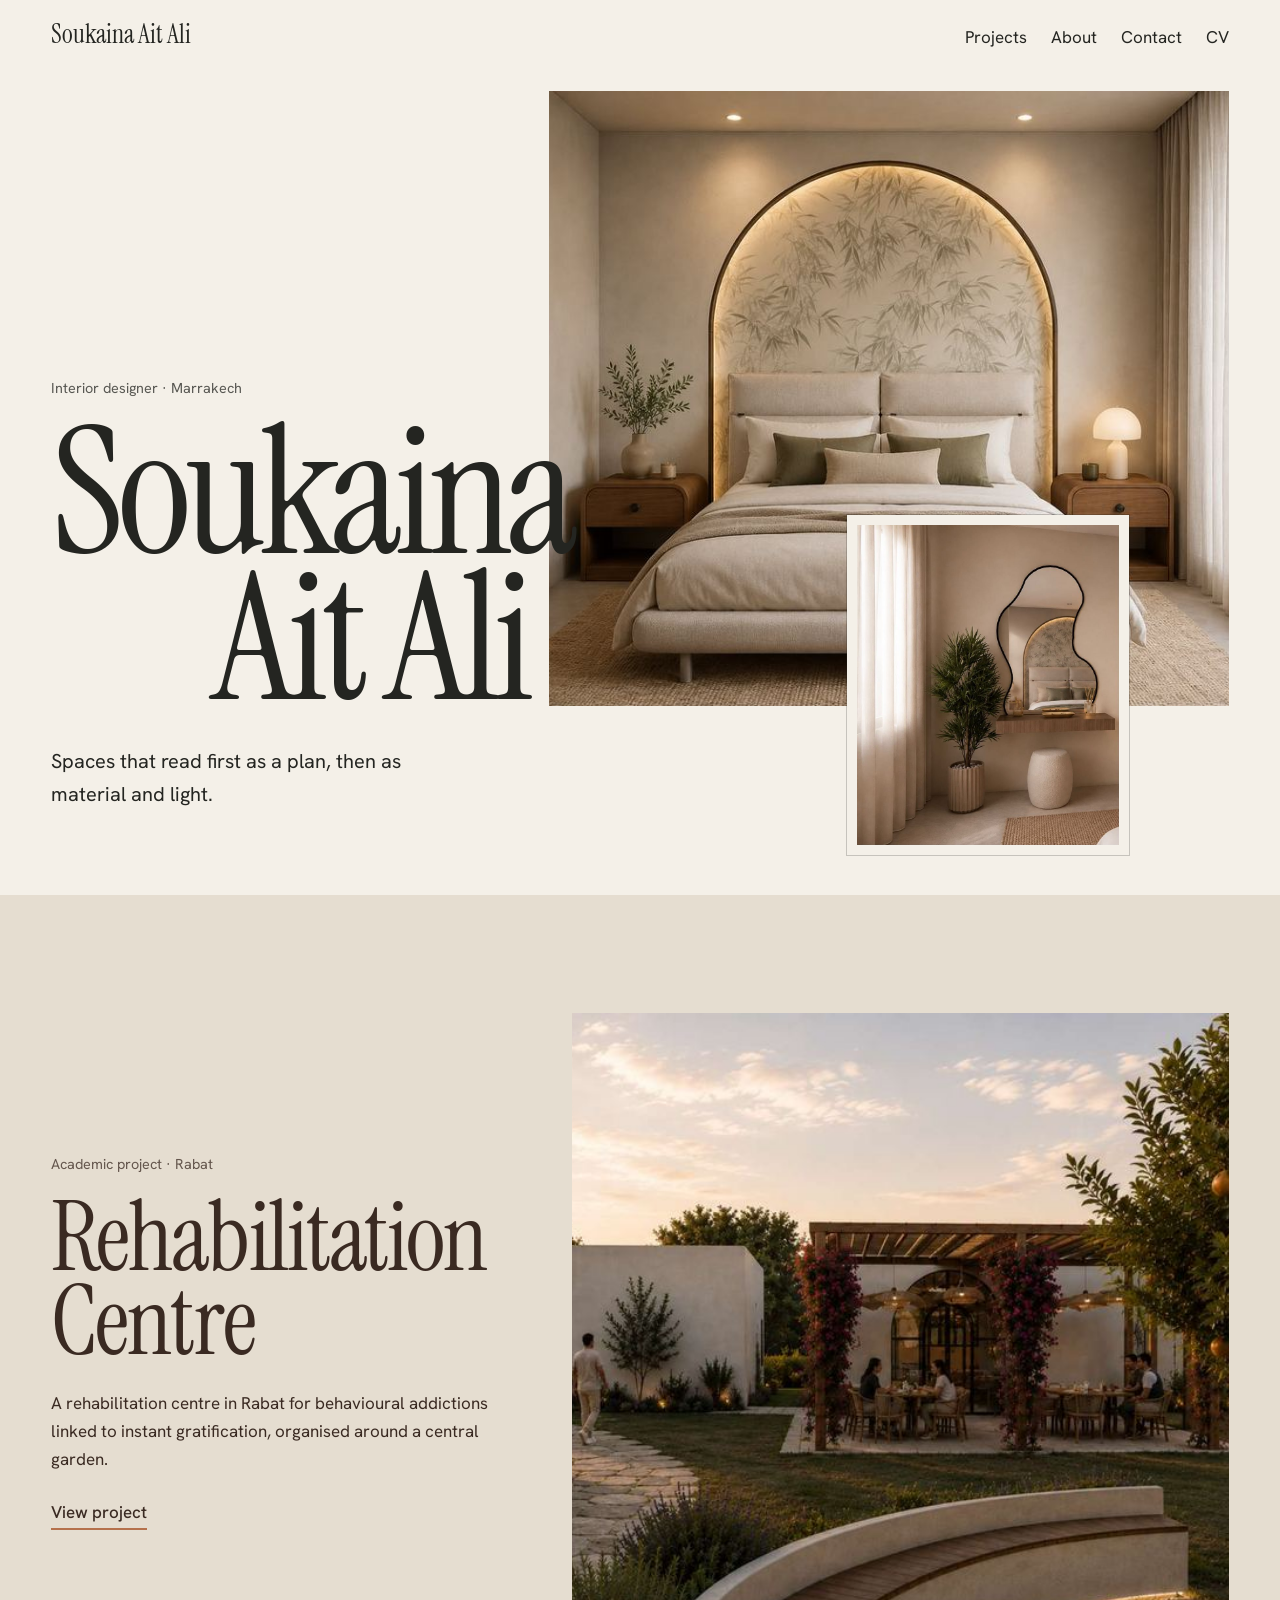
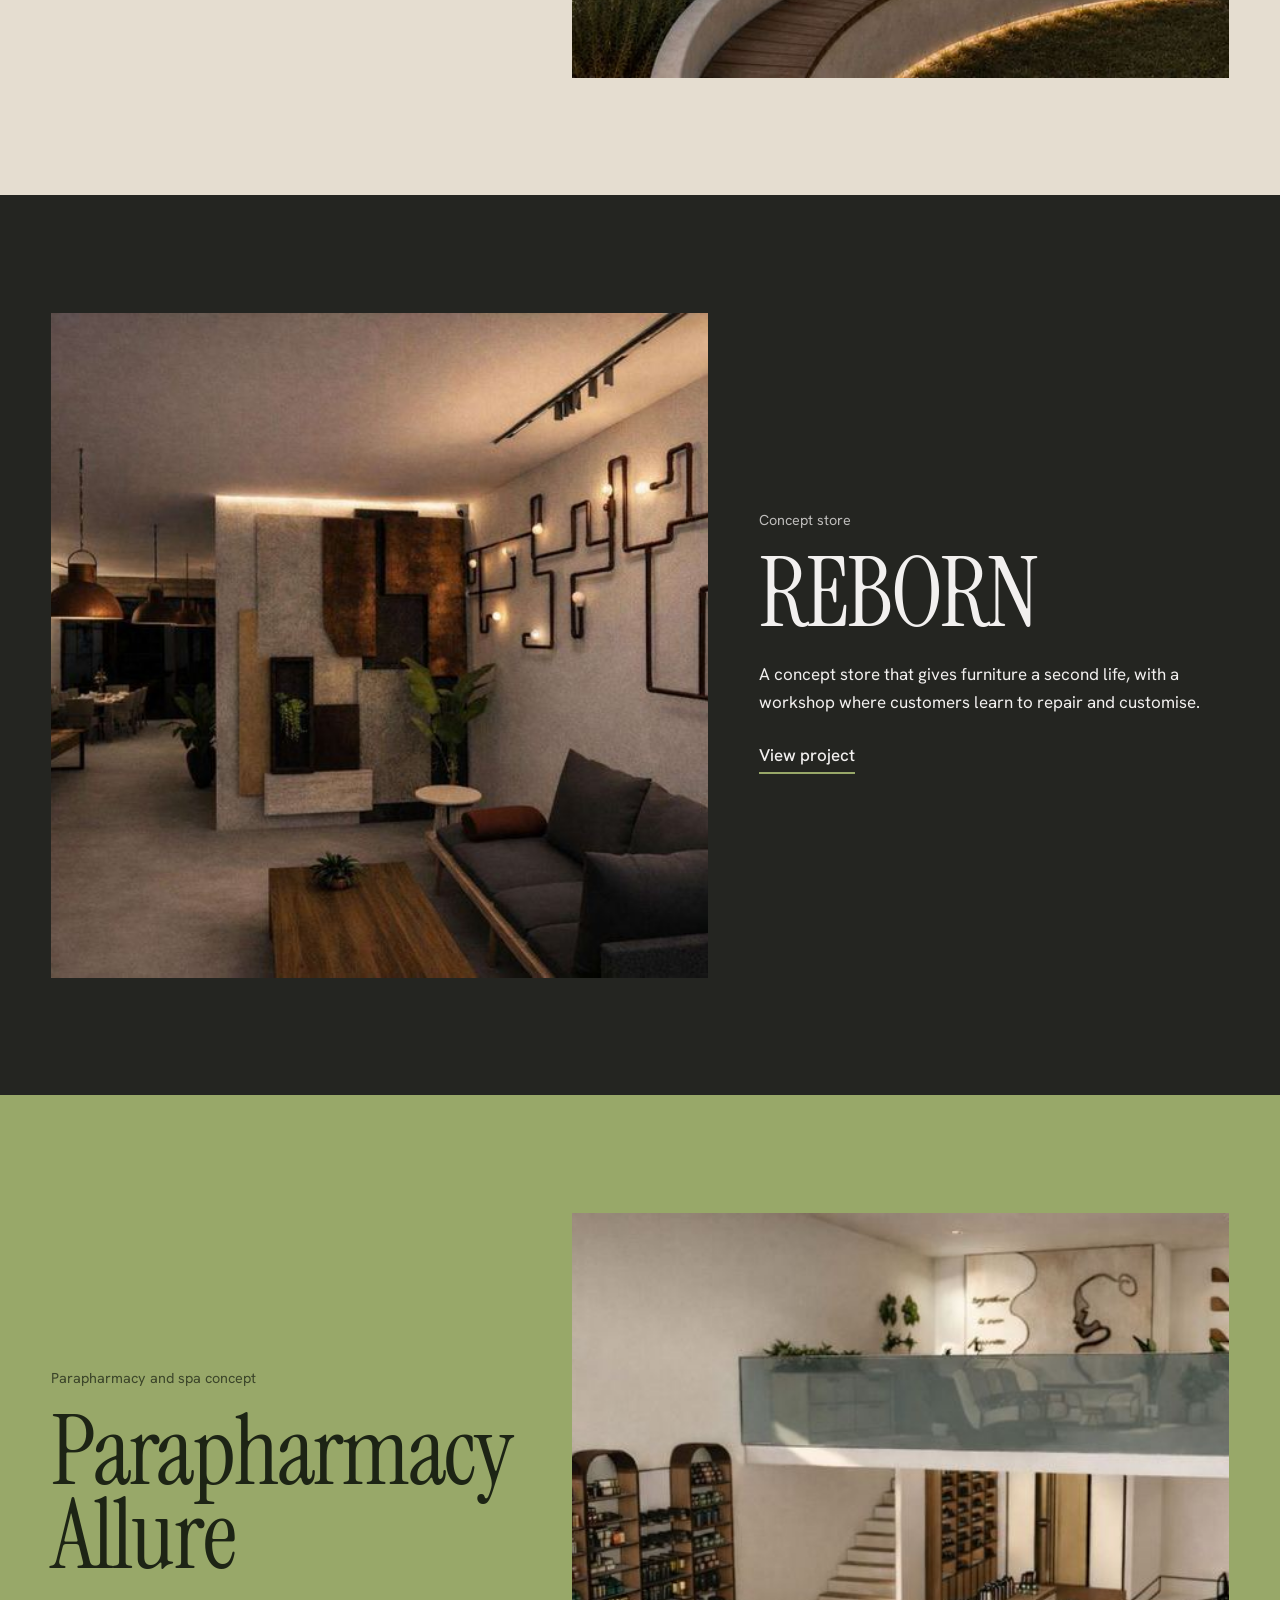
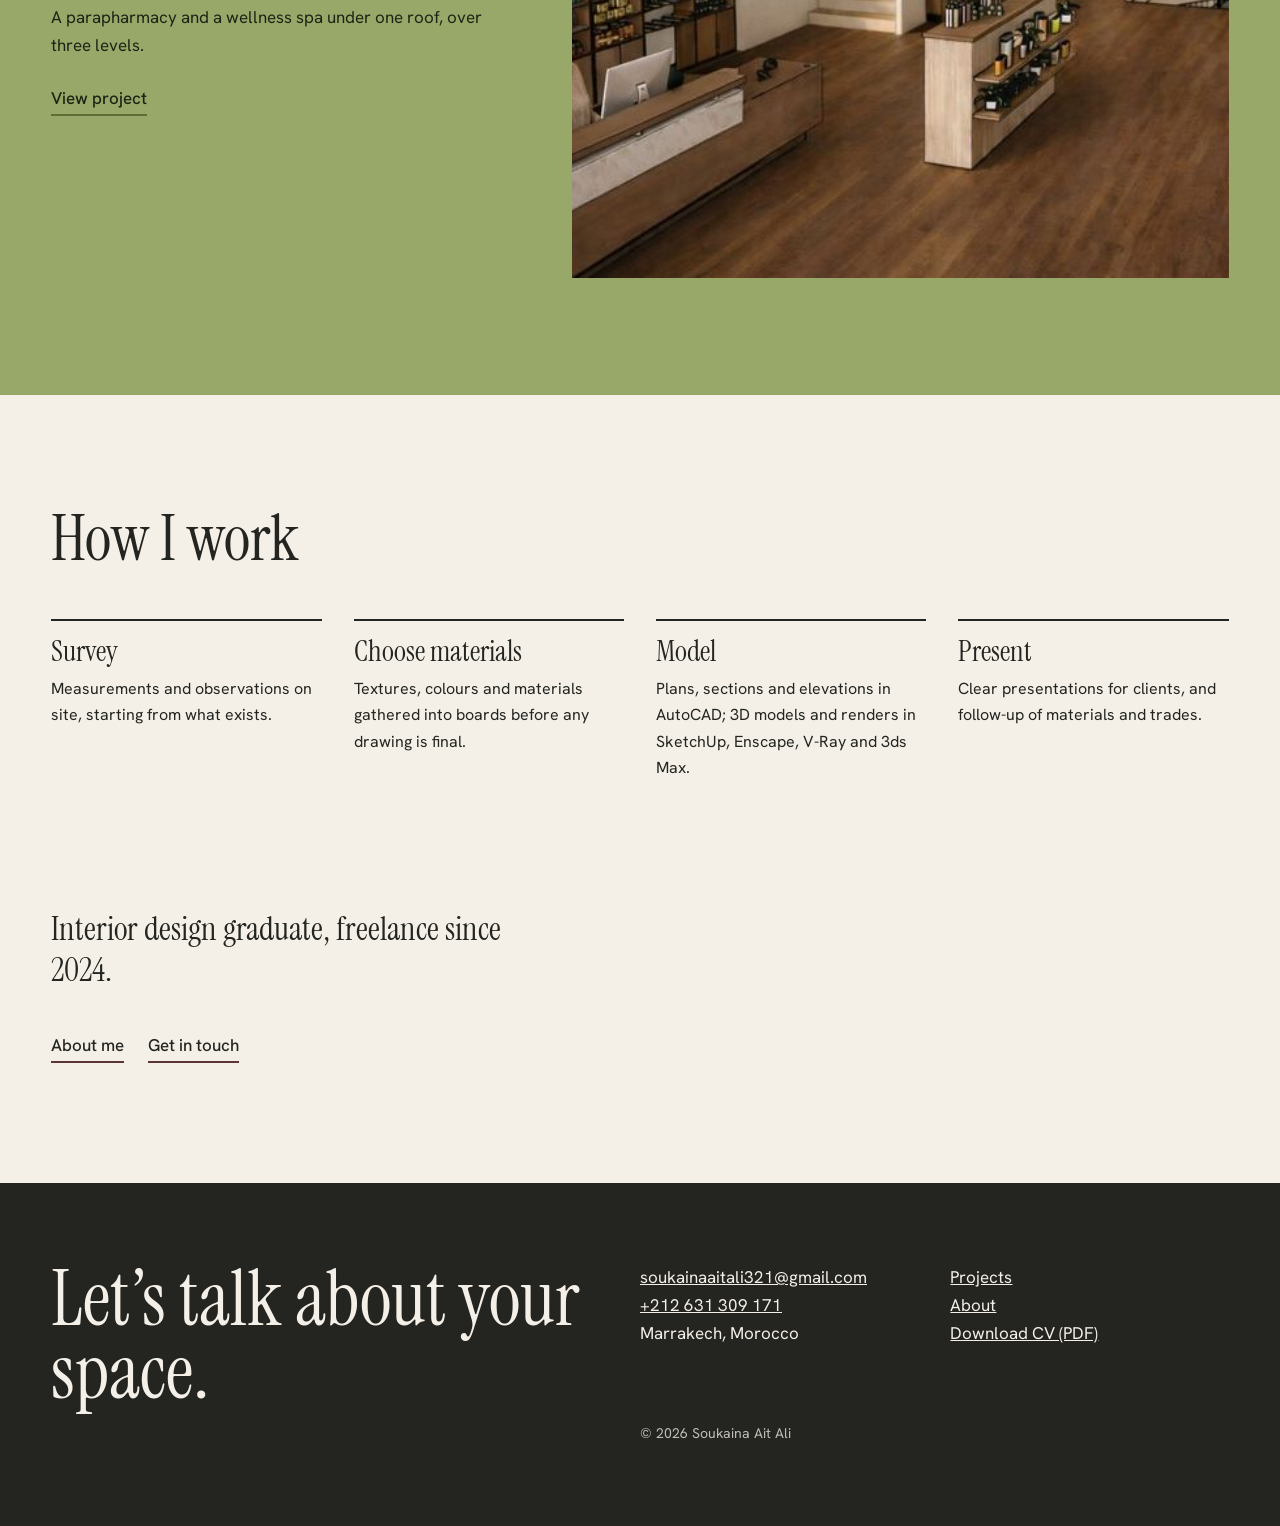
<file: index.html>
<!doctype html>
<html lang="en"><head><meta charset="utf-8"><meta name="viewport" content="width=device-width,initial-scale=1">
<title>Soukaina Ait Ali — Interior designer</title><meta name="description" content="Portfolio of Soukaina Ait Ali, interior designer: a rehabilitation centre in Rabat, the REBORN concept store and the Parapharmacy Allure.">
<meta property="og:title" content="Soukaina Ait Ali — Interior designer"><meta property="og:description" content="Portfolio of Soukaina Ait Ali, interior designer: a rehabilitation centre in Rabat, the REBORN concept store and the Parapharmacy Allure."><meta property="og:type" content="website"><meta property="og:image" content="img/hero-2.jpg">
<link rel="icon" type="image/png" sizes="32x32" href="favicon-32.png"><link rel="icon" type="image/png" sizes="192x192" href="favicon-192.png"><link rel="apple-touch-icon" href="apple-touch-icon.png">
<link rel="preconnect" href="https://fonts.googleapis.com"><link rel="preconnect" href="https://fonts.gstatic.com" crossorigin>
<link href="https://fonts.googleapis.com/css2?family=Hanken+Grotesk:wght@400;500;600&family=Instrument+Serif:ital@0;1&display=swap" rel="stylesheet">
<link rel="stylesheet" href="css/site.css"></head>
<body class="home"><a class="skip" href="#main">Skip to content</a>
<header class="top"><a class="brand" href="index.html">Soukaina Ait Ali</a><nav aria-label="Main navigation"><a href="projects.html">Projects</a><a href="about.html">About</a><a href="contact.html">Contact</a><a href="cv/Soukaina_Ait_Ali_CV.pdf">CV</a></nav></header>
<main id="main"><section class="hero"><div class="hero-t"><p class="kind">Interior designer · Marrakech</p>
<h1><span>Soukaina</span><span>Ait Ali</span></h1><p class="lead">Spaces that read first as a plan, then as material and light.</p></div>
<figure class="fig h-b"><img src="img/hero-2-800.jpg" srcset="img/hero-2-800.jpg 800w, img/hero-2.jpg 1398w" sizes="(min-width:900px) 52vw, 100vw" width="1398" height="1125" alt="Bedroom with an arched, lit headboard, a bed with a throw, and soft curtains" fetchpriority=high decoding=async></figure>
<figure class="fig h-a"><img src="img/hero-1-800.jpg" srcset="img/hero-1-800.jpg 800w, img/hero-1.jpg 819w" sizes="(min-width:900px) 26vw, 55vw" width="819" height="1001" alt="Entrance corner with a sculptural mirror, a potted plant and a stone stool" fetchpriority=high decoding=async></figure></section><div class="stack"><section class="pj t-rehab" aria-labelledby="h-rehabilitation"><div class="pj-in"><div class="pj-t"><p class="kind">Academic project · Rabat</p><h2 id="h-rehabilitation">Rehabilitation Centre</h2><p>A rehabilitation centre in Rabat for behavioural addictions linked to instant gratification, organised around a central garden.</p><a class="go" href="project-rehabilitation.html">View project</a></div>
<figure class="fig pj-fig"><img src="img/rc-main-800.jpg" srcset="img/rc-main-800.jpg 800w, img/rc-main.jpg 1800w" sizes="(min-width:900px) 55vw, 100vw" width="1800" height="1278" alt="Garden of the rehabilitation centre at sunset: curved stone bench, wooden pergola and orange tree" loading=lazy decoding=async></figure></div></section><section class="pj t-reborn" aria-labelledby="h-reborn"><div class="pj-in"><div class="pj-t"><p class="kind">Concept store</p><h2 id="h-reborn">REBORN</h2><p>A concept store that gives furniture a second life, with a workshop where customers learn to repair and customise.</p><a class="go" href="project-reborn.html">View project</a></div>
<figure class="fig pj-fig"><img src="img/reborn-persp-salon-800.jpg" srcset="img/reborn-persp-salon-800.jpg 800w, img/reborn-persp-salon.jpg 1800w" sizes="(min-width:900px) 55vw, 100vw" width="1800" height="1198" alt="REBORN lounge: grey sofa, copper pendant lamps and black pipework on the wall" loading=lazy decoding=async></figure></div></section><section class="pj t-allure" aria-labelledby="h-allure"><div class="pj-in"><div class="pj-t"><p class="kind">Parapharmacy and spa concept</p><h2 id="h-allure">Parapharmacy Allure</h2><p>A parapharmacy and a wellness spa under one roof, over three levels.</p><a class="go" href="project-allure.html">View project</a></div>
<figure class="fig pj-fig"><img src="img/para-persp-boutique-800.jpg" srcset="img/para-persp-boutique-800.jpg 800w, img/para-persp-boutique.jpg 1706w" sizes="(min-width:900px) 55vw, 100vw" width="1706" height="1087" alt="Parapharmacy shop seen from the mezzanine: wooden shelving, counter and parquet floor" loading=lazy decoding=async></figure></div></section></div><section class="method wrap"><h2>How I work</h2><ol><li><h3>Survey</h3><p>Measurements and observations on site, starting from what exists.</p></li><li><h3>Choose materials</h3><p>Textures, colours and materials gathered into boards before any drawing is final.</p></li><li><h3>Model</h3><p>Plans, sections and elevations in AutoCAD; 3D models and renders in SketchUp, Enscape, V-Ray and 3ds Max.</p></li><li><h3>Present</h3><p>Clear presentations for clients, and follow-up of materials and trades.</p></li></ol></section><section class="about-cta wrap"><p class="big">Interior design graduate, freelance since 2024.</p><a class="go" href="about.html">About me</a><a class="go" href="contact.html">Get in touch</a></section></main>
<footer class="foot"><p class="foot-big">Let’s talk about your space.</p>
<p><a href="mailto:soukainaaitali321@gmail.com">soukainaaitali321@gmail.com</a><br><a href="tel:+212631309171">+212 631 309 171</a><br>Marrakech, Morocco</p>
<p><a href="projects.html">Projects</a><br><a href="about.html">About</a><br><a href="cv/Soukaina_Ait_Ali_CV.pdf">Download CV (PDF)</a></p>
<p class="small">© 2026 Soukaina Ait Ali</p></footer>
<dialog id="lb" aria-label="Enlarged image"><button class="x" aria-label="Close">Close</button><img alt=""></dialog>
<script src="js/site.js" defer></script></body></html>
</file>
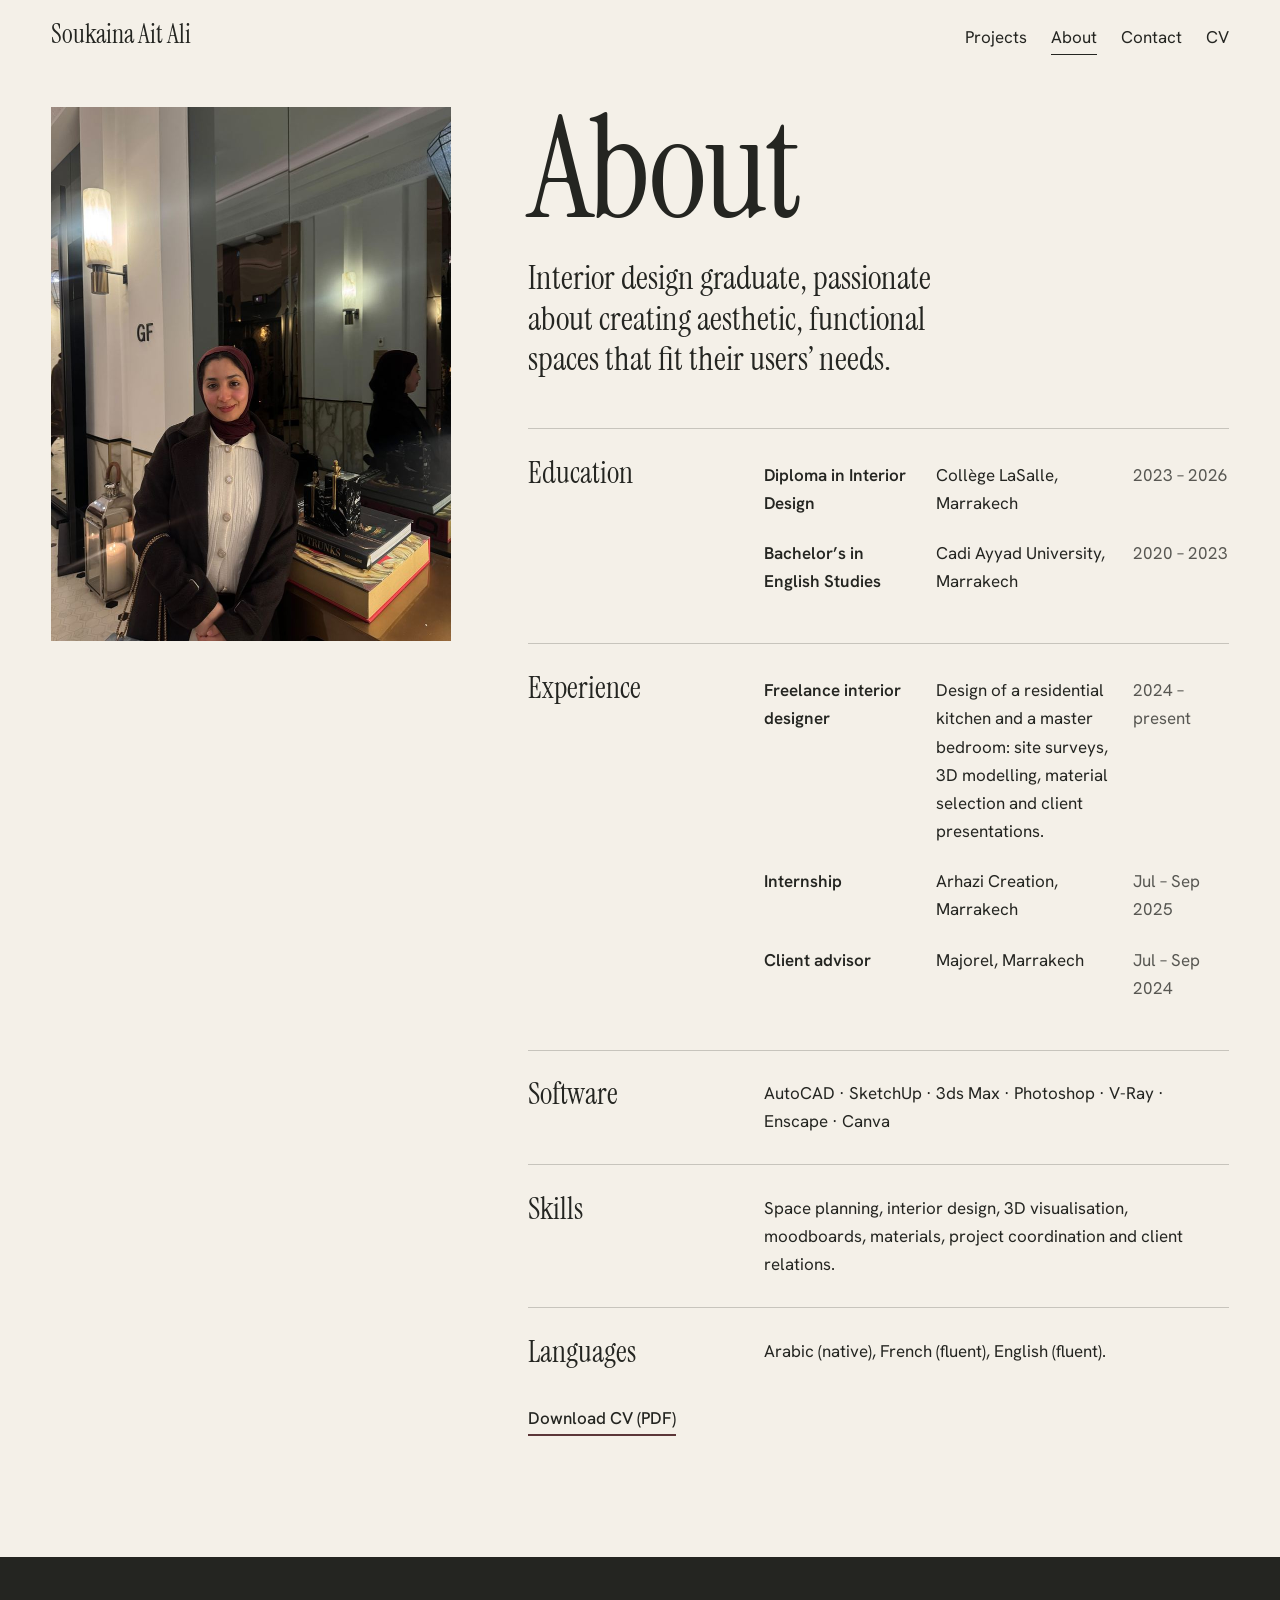
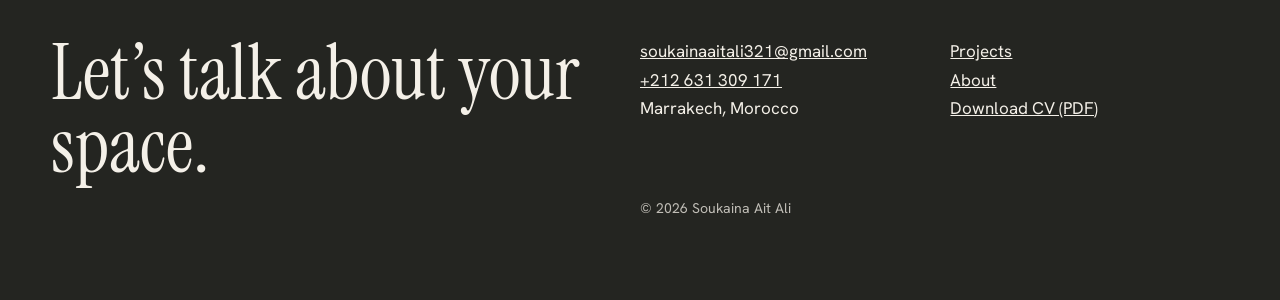
<file: about.html>
<!doctype html>
<html lang="en"><head><meta charset="utf-8"><meta name="viewport" content="width=device-width,initial-scale=1">
<title>About — Soukaina Ait Ali</title><meta name="description" content="Education, experience and software of Soukaina Ait Ali, interior designer, graduate of Collège LaSalle (2023–2026).">
<meta property="og:title" content="About — Soukaina Ait Ali"><meta property="og:description" content="Education, experience and software of Soukaina Ait Ali, interior designer, graduate of Collège LaSalle (2023–2026)."><meta property="og:type" content="website"><meta property="og:image" content="img/about-soukaina.jpg">
<link rel="icon" type="image/png" sizes="32x32" href="favicon-32.png"><link rel="icon" type="image/png" sizes="192x192" href="favicon-192.png"><link rel="apple-touch-icon" href="apple-touch-icon.png">
<link rel="preconnect" href="https://fonts.googleapis.com"><link rel="preconnect" href="https://fonts.gstatic.com" crossorigin>
<link href="https://fonts.googleapis.com/css2?family=Hanken+Grotesk:wght@400;500;600&family=Instrument+Serif:ital@0;1&display=swap" rel="stylesheet">
<link rel="stylesheet" href="css/site.css"></head>
<body class="about-pg"><a class="skip" href="#main">Skip to content</a>
<header class="top"><a class="brand" href="index.html">Soukaina Ait Ali</a><nav aria-label="Main navigation"><a href="projects.html">Projects</a><a href="about.html" aria-current=page>About</a><a href="contact.html">Contact</a><a href="cv/Soukaina_Ait_Ali_CV.pdf">CV</a></nav></header>
<main id="main"><div class="wrap about"><div class="about-l"><figure class="fig portrait"><a href="img/about-soukaina.jpg" data-lb aria-label="Enlarge: Portrait of Soukaina Ait Ali"><img src="img/about-soukaina-800.jpg" srcset="img/about-soukaina-800.jpg 800w, img/about-soukaina.jpg 1200w" sizes="(min-width:900px) 34vw, 100vw" width="1200" height="1600" alt="Portrait of Soukaina Ait Ali" fetchpriority=high decoding=async></a></figure></div>
<div class="about-r"><h1 class="pg-h">About</h1><p class="big">Interior design graduate, passionate about creating aesthetic, functional spaces that fit their users’ needs.</p>
<section><h2>Education</h2><ul class="tl"><li><b>Diploma in Interior Design</b><span>Collège LaSalle, Marrakech</span><em>2023 – 2026</em></li><li><b>Bachelor’s in English Studies</b><span>Cadi Ayyad University, Marrakech</span><em>2020 – 2023</em></li></ul></section>
<section><h2>Experience</h2><ul class="tl"><li><b>Freelance interior designer</b><span>Design of a residential kitchen and a master bedroom: site surveys, 3D modelling, material selection and client presentations.</span><em>2024 – present</em></li><li><b>Internship</b><span>Arhazi Creation, Marrakech</span><em>Jul – Sep 2025</em></li><li><b>Client advisor</b><span>Majorel, Marrakech</span><em>Jul – Sep 2024</em></li></ul></section>
<section><h2>Software</h2><p>AutoCAD · SketchUp · 3ds Max · Photoshop · V-Ray · Enscape · Canva</p></section>
<section><h2>Skills</h2><p>Space planning, interior design, 3D visualisation, moodboards, materials, project coordination and client relations.</p></section>
<section><h2>Languages</h2><p>Arabic (native), French (fluent), English (fluent).</p></section>
<p><a class="go" href="cv/Soukaina_Ait_Ali_CV.pdf">Download CV (PDF)</a></p></div></div></main>
<footer class="foot"><p class="foot-big">Let’s talk about your space.</p>
<p><a href="mailto:soukainaaitali321@gmail.com">soukainaaitali321@gmail.com</a><br><a href="tel:+212631309171">+212 631 309 171</a><br>Marrakech, Morocco</p>
<p><a href="projects.html">Projects</a><br><a href="about.html">About</a><br><a href="cv/Soukaina_Ait_Ali_CV.pdf">Download CV (PDF)</a></p>
<p class="small">© 2026 Soukaina Ait Ali</p></footer>
<dialog id="lb" aria-label="Enlarged image"><button class="x" aria-label="Close">Close</button><img alt=""></dialog>
<script src="js/site.js" defer></script></body></html>
</file>
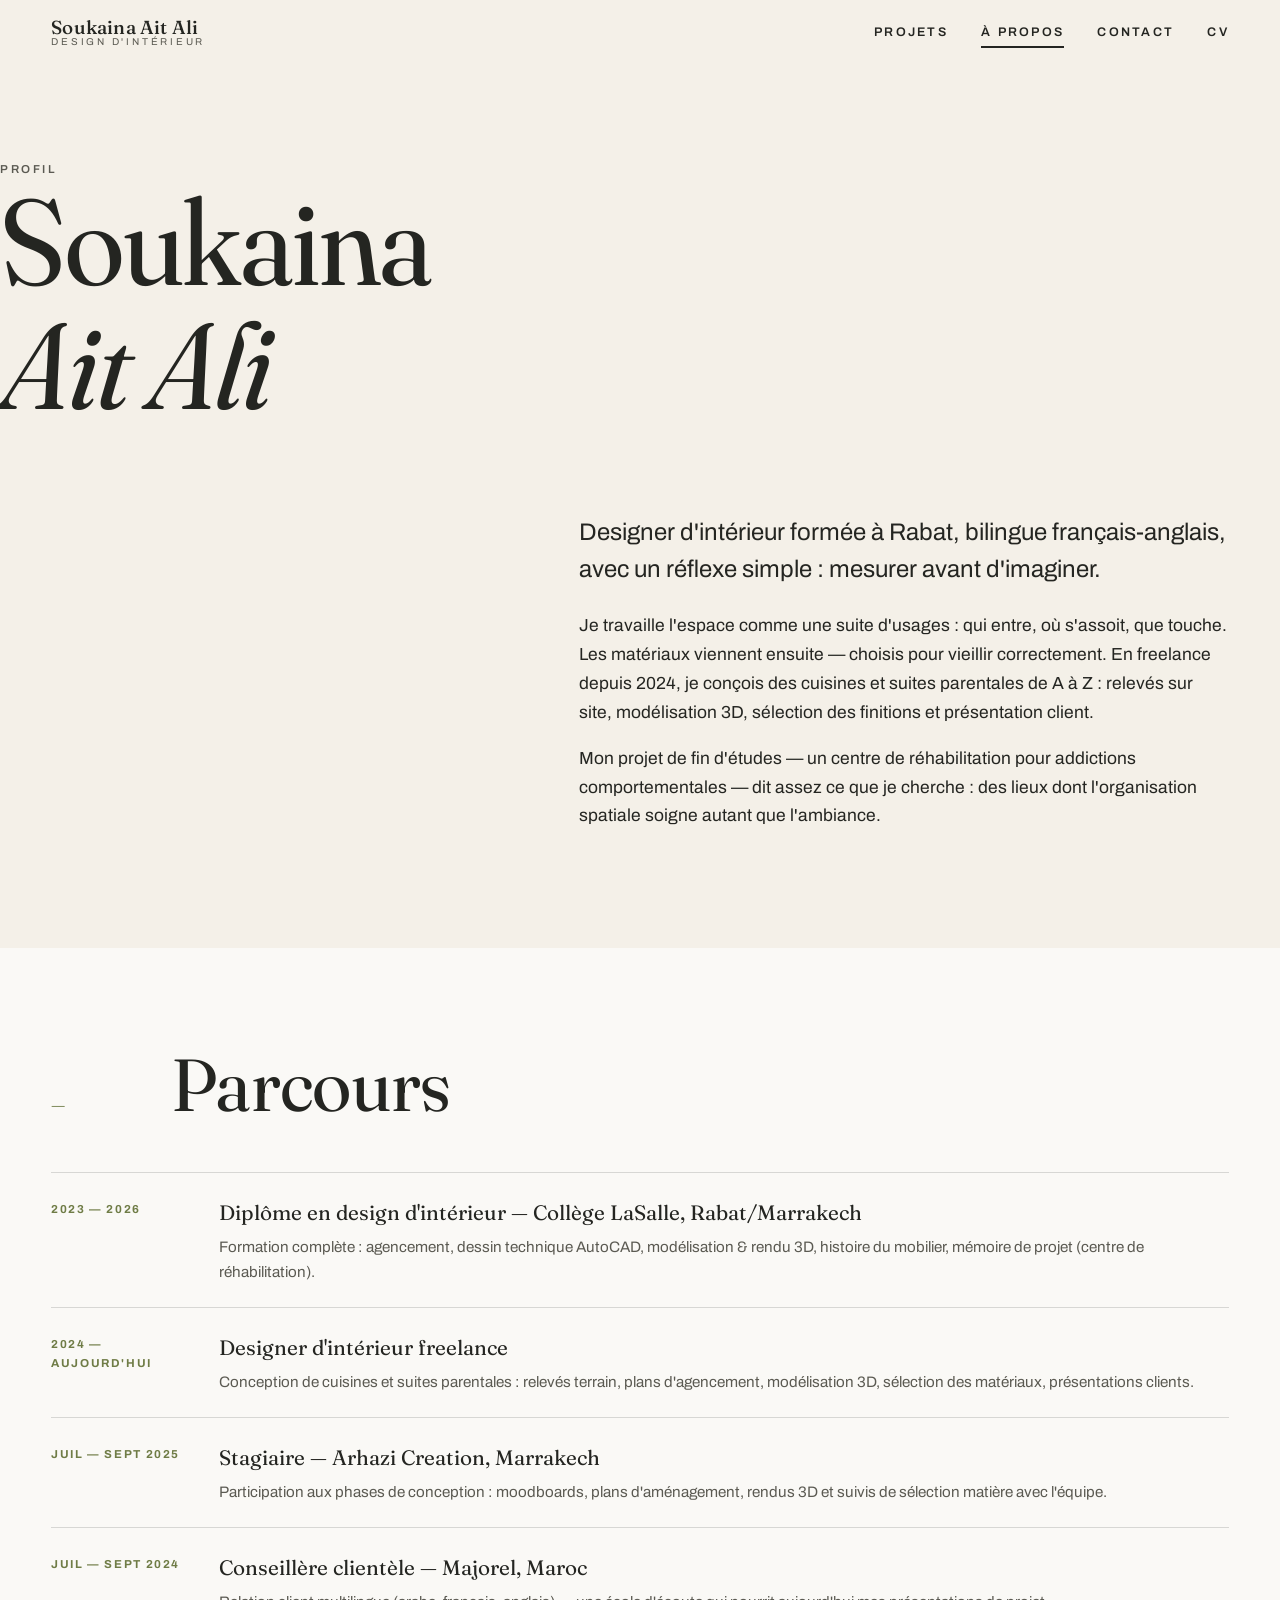
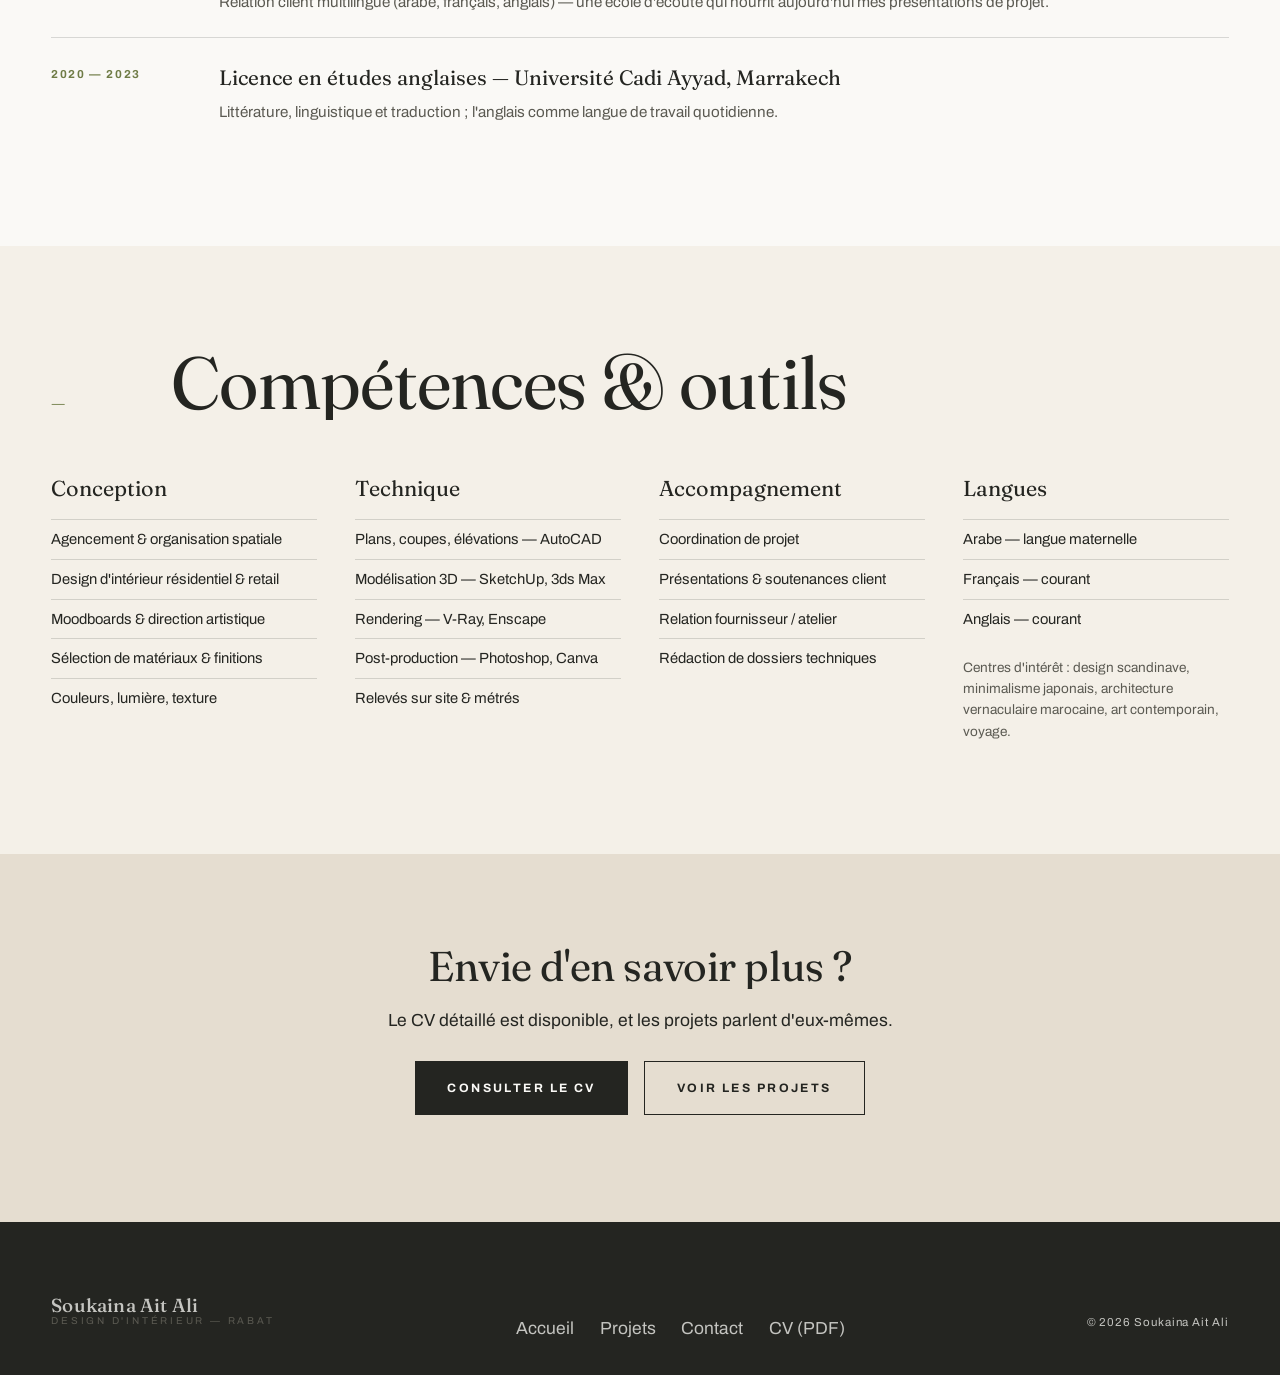
<file: apropos.html>
<!DOCTYPE html>
<html lang="fr">
<head>
  <meta charset="UTF-8" />
  <meta name="viewport" content="width=device-width, initial-scale=1.0" />
  <title>À propos — Soukaina Ait Ali, Design d'intérieur</title>
  <meta name="description" content="Soukaina Ait Ali, designer d'intérieur diplômée du Collège LaSalle Rabat/Marrakech. Parcours, compétences, outils et langues." />
  <meta name="theme-color" content="#F4F0E8" />
  <link rel="icon" href="favicon.svg" type="image/svg+xml" />
  <link rel="preconnect" href="https://fonts.googleapis.com" />
  <link rel="preconnect" href="https://fonts.gstatic.com" crossorigin />
  <link href="https://fonts.googleapis.com/css2?family=Fraunces:ital,opsz,wght@0,9..144,300..600;1,9..144,300..500&family=Archivo:wght@400;500;600;700&display=swap" rel="stylesheet" />
  <link rel="stylesheet" href="css/style.css" />
</head>
<body>
  <a class="skip-link" href="#contenu">Aller au contenu</a>

  <header class="site-head solid">
    <div class="container head-row">
      <a class="brand" href="index.html" aria-label="Soukaina Ait Ali — accueil">
        <b>Soukaina Ait&nbsp;Ali</b><span>Design d'intérieur</span>
      </a>
      <button class="nav-toggle" aria-expanded="false" aria-controls="nav" aria-label="Ouvrir le menu"><i></i><i></i><i></i></button>
      <nav id="nav" class="nav" aria-label="Navigation principale">
        <a href="projets.html">Projets</a>
        <a href="apropos.html">À propos</a>
        <a href="contact.html">Contact</a>
        <a href="cv.html">CV</a>
      </nav>
    </div>
  </header>

  <main id="contenu">
    <section class="about-hero container" aria-labelledby="ah">
      <p class="meta reveal">Profil</p>
      <h1 id="ah" class="h-xl">
        <span class="line-mask"><span>Soukaina</span></span>
        <span class="line-mask" style="--d:.1s"><span><em class="thin">Ait&nbsp;Ali</em></span></span>
      </h1>
    </section>

    <section class="chapter" style="padding-top:0" aria-label="Présentation">
      <div class="container profile-card">
        <figure class="figure clip-wipe" data-expand>
          <img src="assets/img/acad_moodboard-chambre.jpg" loading="lazy" decoding="async"
               alt="Planche d'ambiance de chambres : textures bois, rotin, pierre claire" width="1401" height="732" />
          <figcaption>Une planche matérielle issue du projet de réhabilitation</figcaption>
        </figure>
        <div>
          <p class="lede reveal">Designer d'intérieur formée à Rabat, bilingue français-anglais, avec un réflexe simple&nbsp;: mesurer avant d'imaginer.</p>
          <p class="reveal" style="--d:.08s">Je travaille l'espace comme une suite d'usages&nbsp;: qui entre, où s'assoit, que touche. Les matériaux viennent ensuite — choisis pour vieillir correctement. En freelance depuis 2024, je conçois des cuisines et suites parentales de A à Z&nbsp;: relevés sur site, modélisation 3D, sélection des finitions et présentation client.</p>
          <p class="reveal" style="--d:.12s">Mon projet de fin d'études — un centre de réhabilitation pour addictions comportementales — dit assez ce que je cherche&nbsp;: des lieux dont l'organisation spatiale soigne autant que l'ambiance.</p>
        </div>
      </div>
    </section>

    <section class="chapter chapter--alt" aria-labelledby="parcours-t">
      <div class="container">
        <div class="chap-head">
          <p class="chap-num">—</p>
          <h2 id="parcours-t" class="h-lg line-mask"><span>Parcours</span></h2>
        </div>
        <ol class="timeline">
          <li class="reveal">
            <p class="when">2023 — 2026</p>
            <div>
              <h3>Diplôme en design d'intérieur — Collège LaSalle, Rabat/Marrakech</h3>
              <p>Formation complète&nbsp;: agencement, dessin technique AutoCAD, modélisation &amp; rendu 3D, histoire du mobilier, mémoire de projet (centre de réhabilitation).</p>
            </div>
          </li>
          <li class="reveal" style="--d:.06s">
            <p class="when">2024 — aujourd'hui</p>
            <div>
              <h3>Designer d'intérieur freelance</h3>
              <p>Conception de cuisines et suites parentales&nbsp;: relevés terrain, plans d'agencement, modélisation 3D, sélection des matériaux, présentations clients.</p>
            </div>
          </li>
          <li class="reveal" style="--d:.12s">
            <p class="when">Juil — Sept 2025</p>
            <div>
              <h3>Stagiaire — Arhazi Creation, Marrakech</h3>
              <p>Participation aux phases de conception&nbsp;: moodboards, plans d'aménagement, rendus 3D et suivis de sélection matière avec l'équipe.</p>
            </div>
          </li>
          <li class="reveal" style="--d:.18s">
            <p class="when">Juil — Sept 2024</p>
            <div>
              <h3>Conseillère clientèle — Majorel, Maroc</h3>
              <p>Relation client multilingue (arabe, français, anglais)&nbsp;— une école d'écoute qui nourrit aujourd'hui mes présentations de projet.</p>
            </div>
          </li>
          <li class="reveal" style="--d:.24s">
            <p class="when">2020 — 2023</p>
            <div>
              <h3>Licence en études anglaises — Université Cadi Ayyad, Marrakech</h3>
              <p>Littérature, linguistique et traduction&nbsp;; l'anglais comme langue de travail quotidienne.</p>
            </div>
          </li>
        </ol>
      </div>
    </section>

    <section class="chapter" aria-labelledby="comp-t">
      <div class="container">
        <div class="chap-head">
          <p class="chap-num">—</p>
          <h2 id="comp-t" class="h-lg line-mask"><span>Compétences &amp; outils</span></h2>
        </div>
        <div class="skills-grid">
          <div class="skill-group reveal">
            <h3>Conception</h3>
            <ul>
              <li>Agencement &amp; organisation spatiale</li>
              <li>Design d'intérieur résidentiel &amp; retail</li>
              <li>Moodboards &amp; direction artistique</li>
              <li>Sélection de matériaux &amp; finitions</li>
              <li>Couleurs, lumière, texture</li>
            </ul>
          </div>
          <div class="skill-group reveal" style="--d:.08s">
            <h3>Technique</h3>
            <ul>
              <li>Plans, coupes, élévations — AutoCAD</li>
              <li>Modélisation 3D — SketchUp, 3ds Max</li>
              <li>Rendering — V-Ray, Enscape</li>
              <li>Post-production — Photoshop, Canva</li>
              <li>Relevés sur site &amp; métrés</li>
            </ul>
          </div>
          <div class="skill-group reveal" style="--d:.16s">
            <h3>Accompagnement</h3>
            <ul>
              <li>Coordination de projet</li>
              <li>Présentations &amp; soutenances client</li>
              <li>Relation fournisseur / atelier</li>
              <li>Rédaction de dossiers techniques</li>
            </ul>
          </div>
          <div class="skill-group reveal" style="--d:.24s">
            <h3>Langues</h3>
            <ul>
              <li>Arabe — langue maternelle</li>
              <li>Français — courant</li>
              <li>Anglais — courant</li>
            </ul>
            <p class="small" style="margin-top:1.2rem">Centres d'intérêt&nbsp;: design scandinave, minimalisme japonais, architecture vernaculaire marocaine, art contemporain, voyage.</p>
          </div>
        </div>
      </div>
    </section>

    <section class="cta-band" aria-labelledby="ab-cta">
      <div class="container">
        <h2 id="ab-cta" class="h-md line-mask"><span>Envie d'en savoir plus ?</span></h2>
        <p class="reveal" style="margin-bottom:1.6rem">Le CV détaillé est disponible, et les projets parlent d'eux-mêmes.</p>
        <p class="reveal" style="--d:.08s;display:flex;gap:1rem;justify-content:center;flex-wrap:wrap">
          <a class="btn" href="cv.html">Consulter le CV</a>
          <a class="btn btn--ghost" href="projets.html">Voir les projets</a>
        </p>
      </div>
    </section>
  </main>

  <footer class="site-foot">
    <div class="container foot-grid">
      <p class="brand"><b>Soukaina Ait&nbsp;Ali</b><span>Design d'intérieur — Rabat</span></p>
      <nav aria-label="Liens de pied de page">
        <a href="index.html">Accueil</a>
        <a href="projets.html">Projets</a>
        <a href="contact.html">Contact</a>
        <a href="cv.html">CV (PDF)</a>
      </nav>
      <p class="foot-note">© 2026 Soukaina Ait Ali</p>
    </div>
  </footer>
  <script src="js/main.js" defer></script>
</body>
</html>
</file>
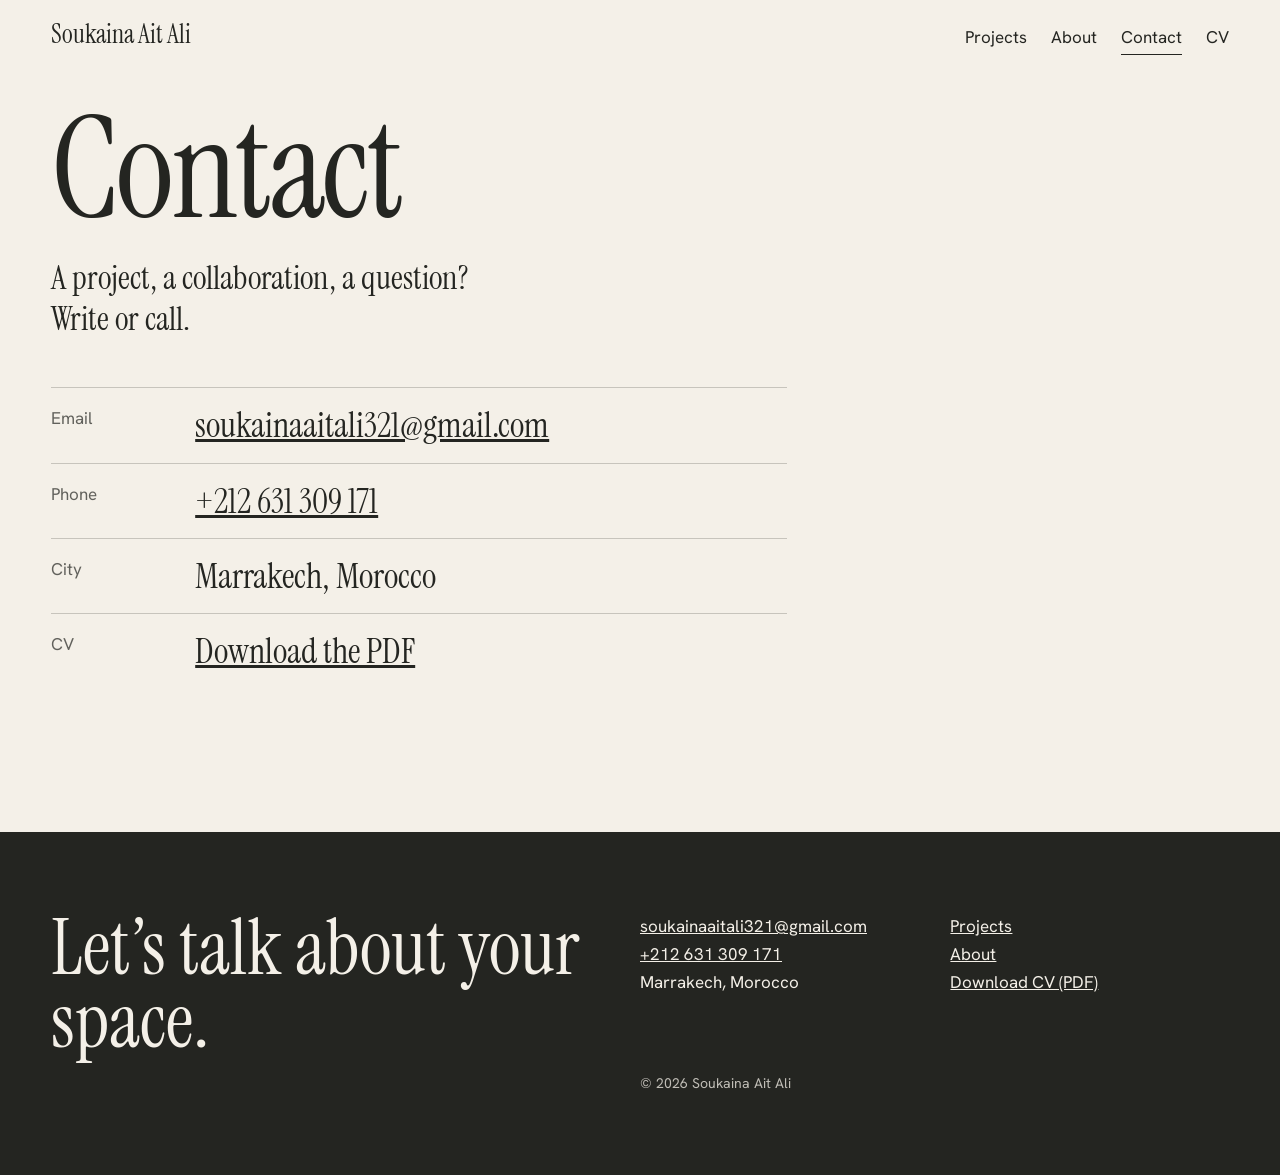
<file: contact.html>
<!doctype html>
<html lang="en"><head><meta charset="utf-8"><meta name="viewport" content="width=device-width,initial-scale=1">
<title>Contact — Soukaina Ait Ali</title><meta name="description" content="Contact Soukaina Ait Ali, interior designer: email, phone and CV.">
<meta property="og:title" content="Contact — Soukaina Ait Ali"><meta property="og:description" content="Contact Soukaina Ait Ali, interior designer: email, phone and CV."><meta property="og:type" content="website"><meta property="og:image" content="img/rc-main.jpg">
<link rel="icon" type="image/png" sizes="32x32" href="favicon-32.png"><link rel="icon" type="image/png" sizes="192x192" href="favicon-192.png"><link rel="apple-touch-icon" href="apple-touch-icon.png">
<link rel="preconnect" href="https://fonts.googleapis.com"><link rel="preconnect" href="https://fonts.gstatic.com" crossorigin>
<link href="https://fonts.googleapis.com/css2?family=Hanken+Grotesk:wght@400;500;600&family=Instrument+Serif:ital@0;1&display=swap" rel="stylesheet">
<link rel="stylesheet" href="css/site.css"></head>
<body class="contact-pg"><a class="skip" href="#main">Skip to content</a>
<header class="top"><a class="brand" href="index.html">Soukaina Ait Ali</a><nav aria-label="Main navigation"><a href="projects.html">Projects</a><a href="about.html">About</a><a href="contact.html" aria-current=page>Contact</a><a href="cv/Soukaina_Ait_Ali_CV.pdf">CV</a></nav></header>
<main id="main"><div class="wrap contact"><h1 class="pg-h">Contact</h1><p class="big">A project, a collaboration, a question? Write or call.</p>
<dl><div><dt>Email</dt><dd><a href="mailto:soukainaaitali321@gmail.com">soukainaaitali321@gmail.com</a></dd></div><div><dt>Phone</dt><dd><a href="tel:+212631309171">+212 631 309 171</a></dd></div><div><dt>City</dt><dd>Marrakech, Morocco</dd></div><div><dt>CV</dt><dd><a href="cv/Soukaina_Ait_Ali_CV.pdf">Download the PDF</a></dd></div></dl></div></main>
<footer class="foot"><p class="foot-big">Let’s talk about your space.</p>
<p><a href="mailto:soukainaaitali321@gmail.com">soukainaaitali321@gmail.com</a><br><a href="tel:+212631309171">+212 631 309 171</a><br>Marrakech, Morocco</p>
<p><a href="projects.html">Projects</a><br><a href="about.html">About</a><br><a href="cv/Soukaina_Ait_Ali_CV.pdf">Download CV (PDF)</a></p>
<p class="small">© 2026 Soukaina Ait Ali</p></footer>
<dialog id="lb" aria-label="Enlarged image"><button class="x" aria-label="Close">Close</button><img alt=""></dialog>
<script src="js/site.js" defer></script></body></html>
</file>
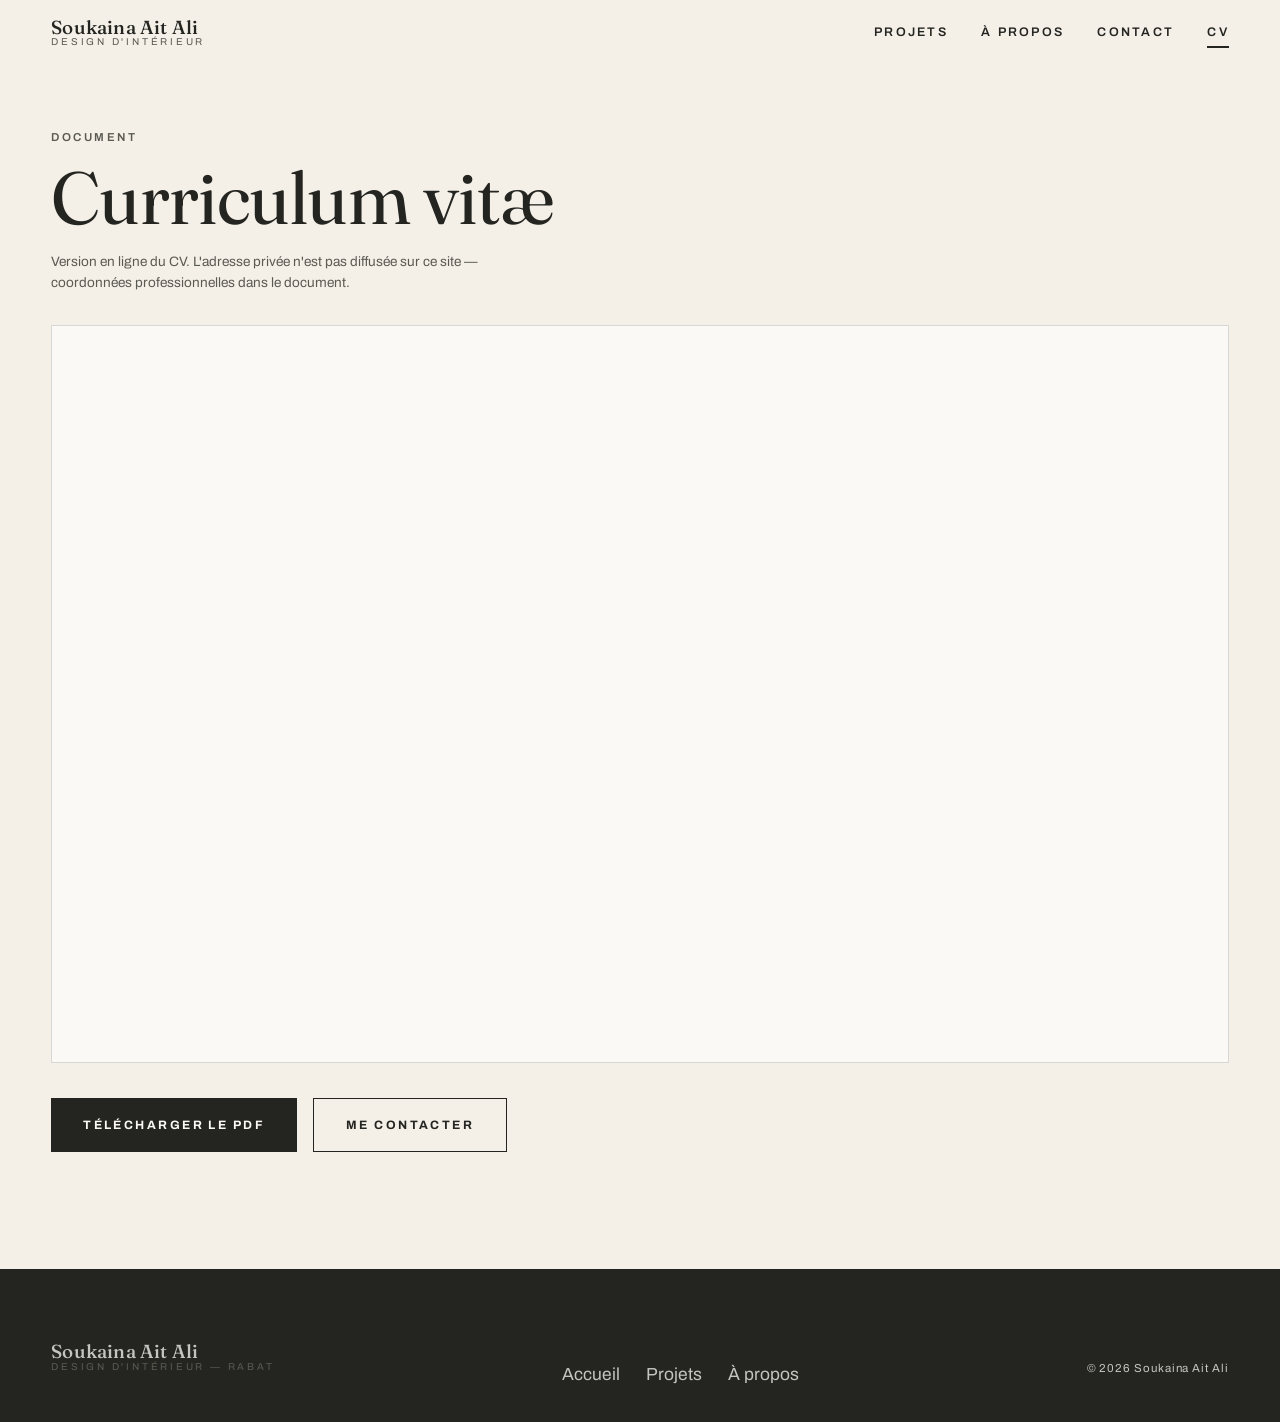
<file: cv.html>
<!DOCTYPE html>
<html lang="fr">
<head>
  <meta charset="UTF-8" />
  <meta name="viewport" content="width=device-width, initial-scale=1.0" />
  <title>CV — Soukaina Ait Ali, Design d'intérieur</title>
  <meta name="description" content="Curriculum vitae de Soukaina Ait Ali, designer d'intérieur — consultation en ligne et téléchargement PDF." />
  <meta name="robots" content="noindex" />
  <meta name="theme-color" content="#F4F0E8" />
  <link rel="icon" href="favicon.svg" type="image/svg+xml" />
  <link rel="preconnect" href="https://fonts.googleapis.com" />
  <link rel="preconnect" href="https://fonts.gstatic.com" crossorigin />
  <link href="https://fonts.googleapis.com/css2?family=Fraunces:ital,opsz,wght@0,9..144,300..600;1,9..144,300..500&family=Archivo:wght@400;500;600;700&display=swap" rel="stylesheet" />
  <link rel="stylesheet" href="css/style.css" />
  <style>
    .cv-frame{width:100%;height:min(82svh,1100px);border:1px solid var(--line);background:var(--white)}
    .cv-actions{display:flex;gap:1rem;flex-wrap:wrap;margin-top:1.6rem}
  </style>
</head>
<body>
  <a class="skip-link" href="#contenu">Aller au contenu</a>

  <header class="site-head solid">
    <div class="container head-row">
      <a class="brand" href="index.html" aria-label="Soukaina Ait Ali — accueil">
        <b>Soukaina Ait&nbsp;Ali</b><span>Design d'intérieur</span>
      </a>
      <button class="nav-toggle" aria-expanded="false" aria-controls="nav" aria-label="Ouvrir le menu"><i></i><i></i><i></i></button>
      <nav id="nav" class="nav" aria-label="Navigation principale">
        <a href="projets.html">Projets</a>
        <a href="apropos.html">À propos</a>
        <a href="contact.html">Contact</a>
        <a href="cv.html">CV</a>
      </nav>
    </div>
  </header>

  <main id="contenu">
    <div class="container" style="padding-top:8rem;padding-bottom:var(--section-y)">
      <p class="meta reveal">Document</p>
      <h1 class="h-lg line-mask" style="margin:.8rem 0 1rem"><span>Curriculum&nbsp;vitæ</span></h1>
      <p class="small reveal" style="max-width:60ch;margin-bottom:2rem">Version en ligne du CV. L'adresse privée n'est pas diffusée sur ce site — coordonnées professionnelles dans le document.</p>

      <iframe class="cv-frame" src="cv/Soukaina_Ait_Ali_CV.pdf#toolbar=1&view=FitH" title="CV de Soukaina Ait Ali — visionneuse PDF" loading="lazy"></iframe>

      <p class="cv-actions">
        <a class="btn" href="cv/Soukaina_Ait_Ali_CV.pdf" download>Télécharger le PDF</a>
        <a class="btn btn--ghost" href="contact.html">Me contacter</a>
      </p>
      <noscript><p class="small">La visionneuse nécessite un lecteur PDF intégré ; utilisez le bouton de téléchargement ci-dessus.</p></noscript>
    </div>
  </main>

  <footer class="site-foot">
    <div class="container foot-grid">
      <p class="brand"><b>Soukaina Ait&nbsp;Ali</b><span>Design d'intérieur — Rabat</span></p>
      <nav aria-label="Liens de pied de page">
        <a href="index.html">Accueil</a>
        <a href="projets.html">Projets</a>
        <a href="apropos.html">À propos</a>
      </nav>
      <p class="foot-note">© 2026 Soukaina Ait Ali</p>
    </div>
  </footer>
  <script src="js/main.js" defer></script>
</body>
</html>
</file>
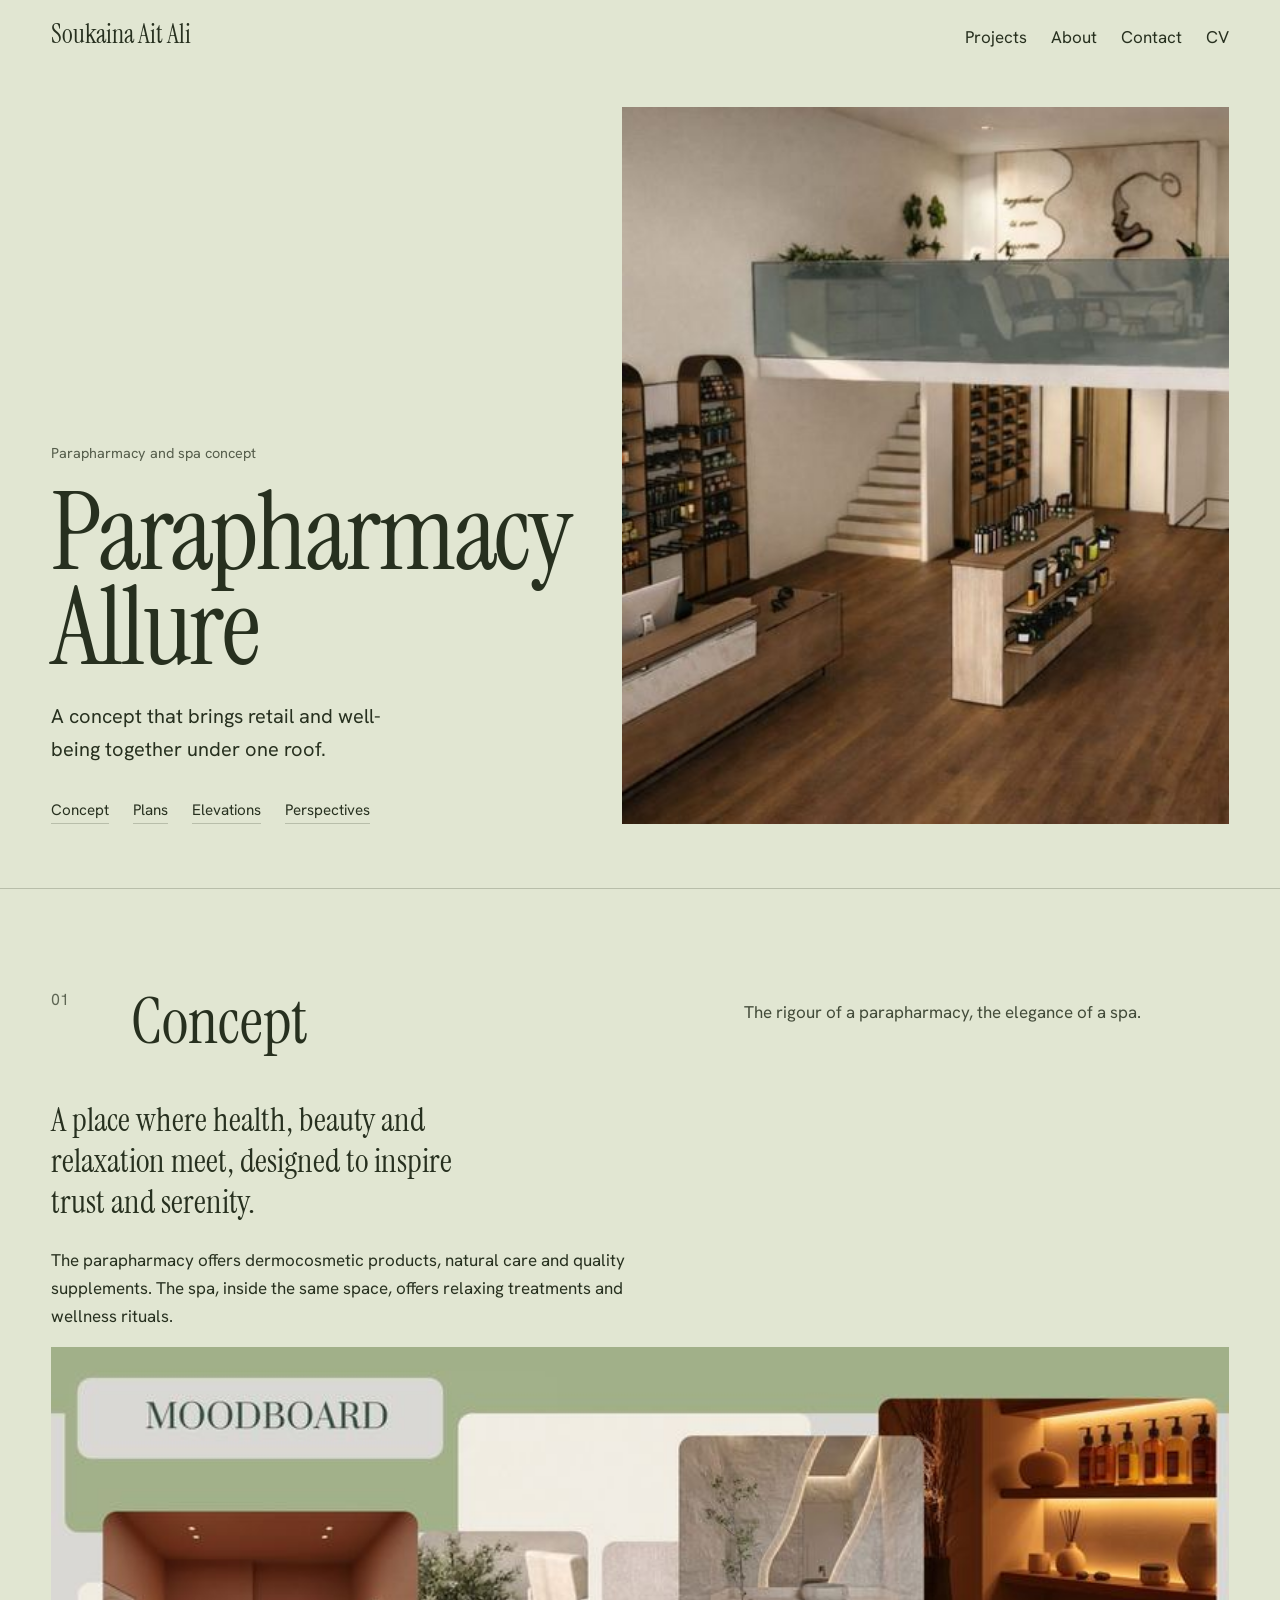
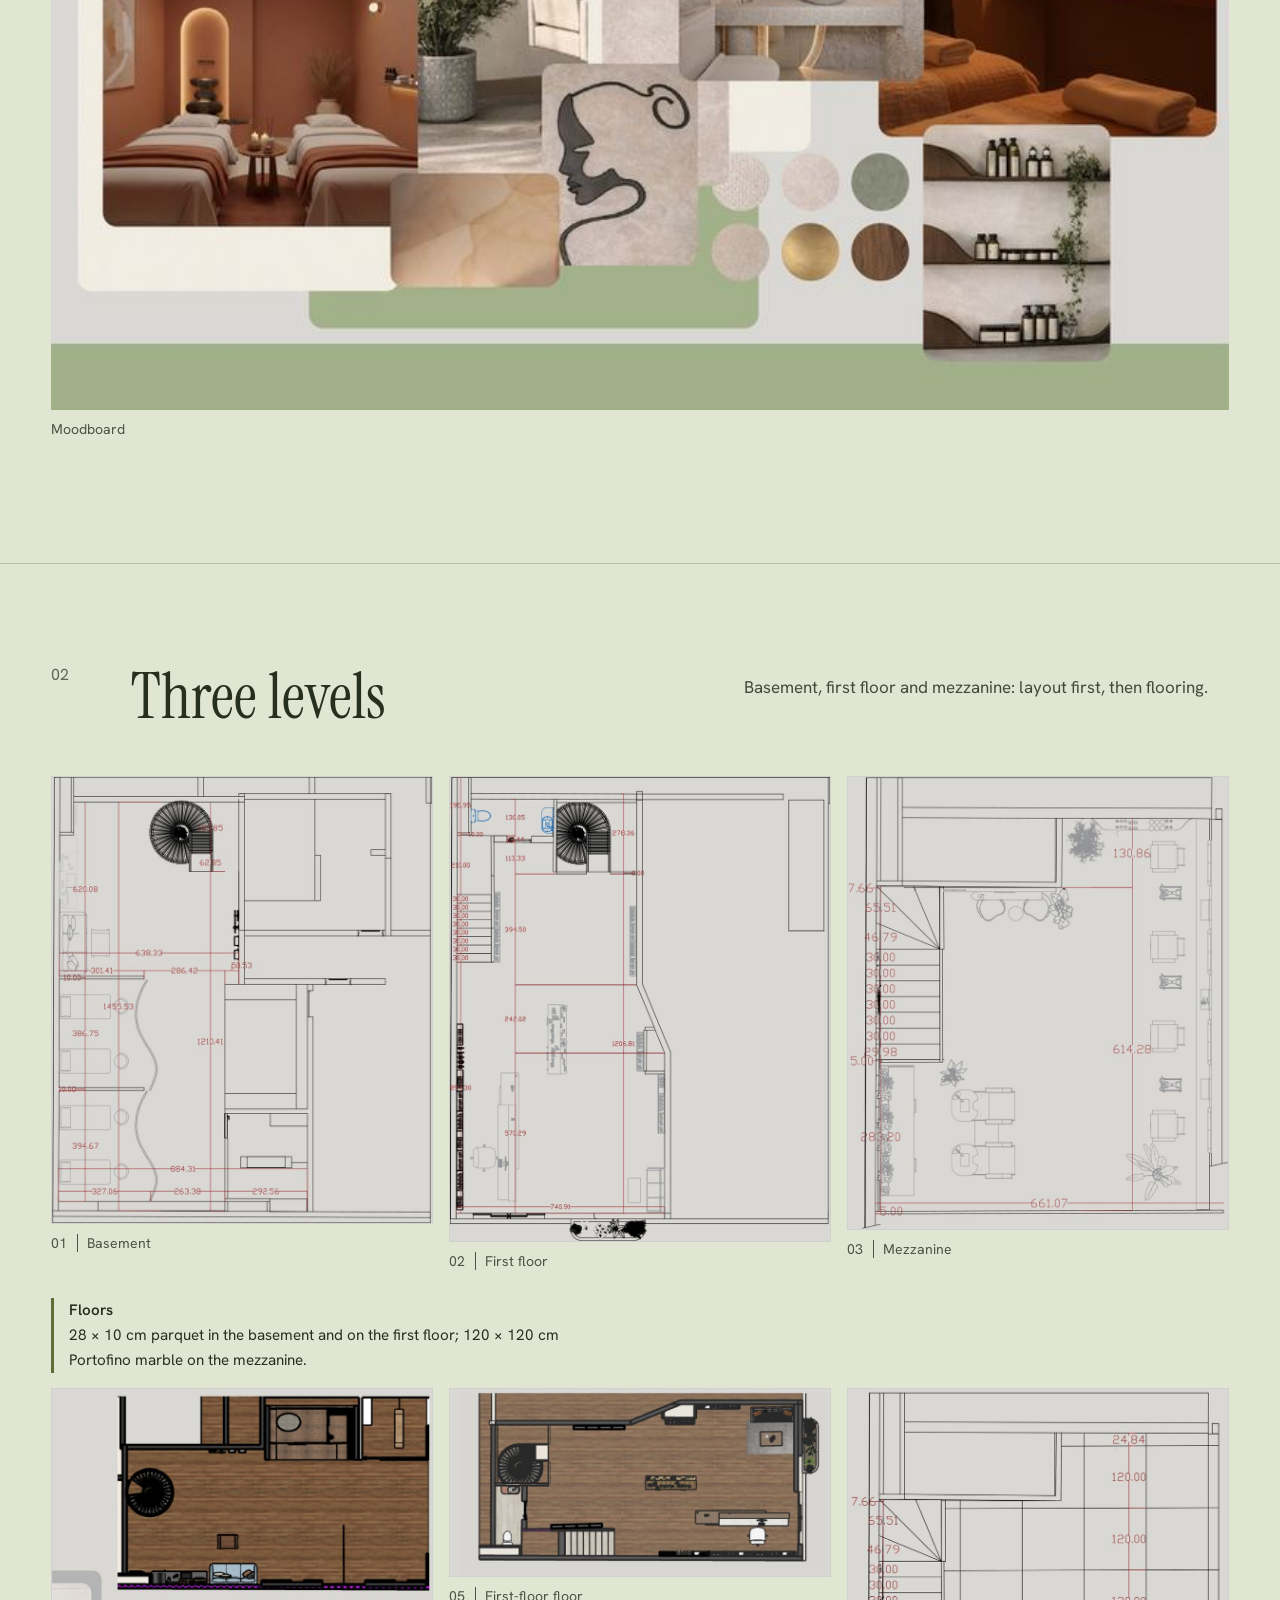
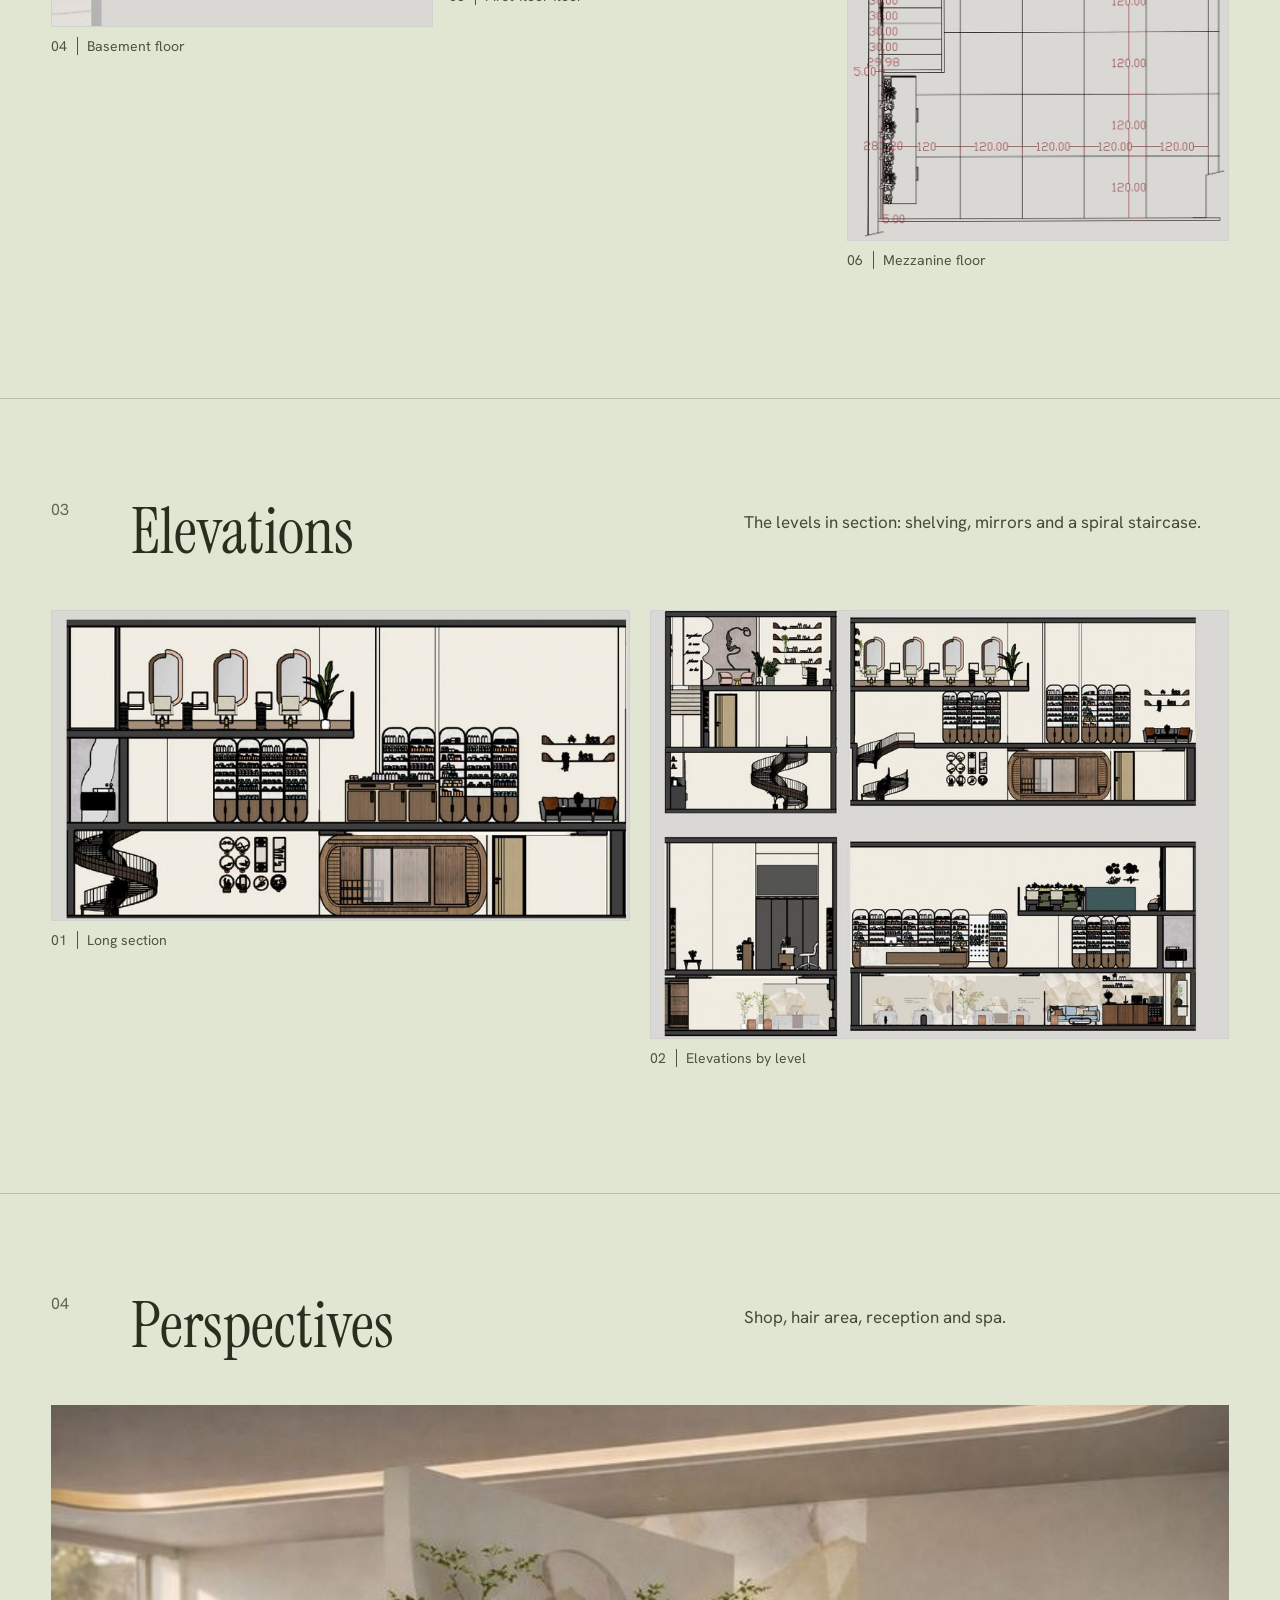
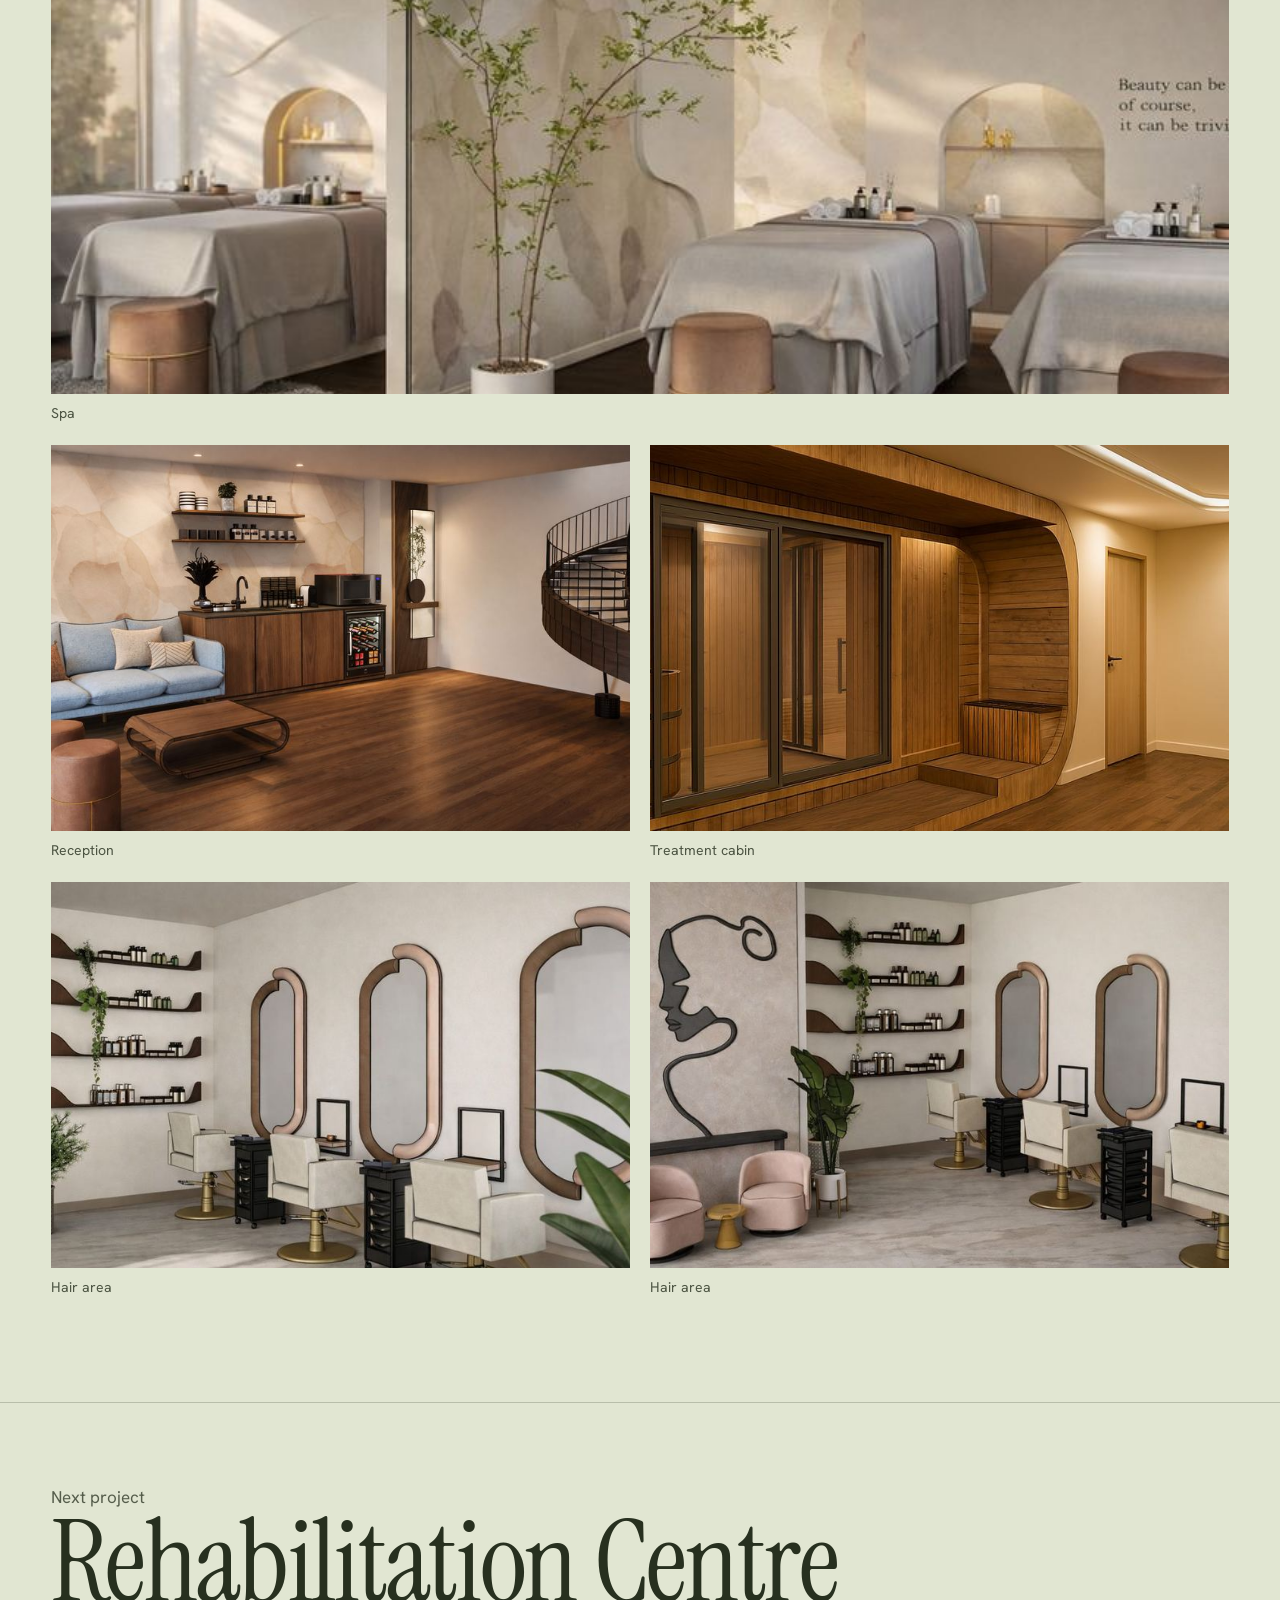
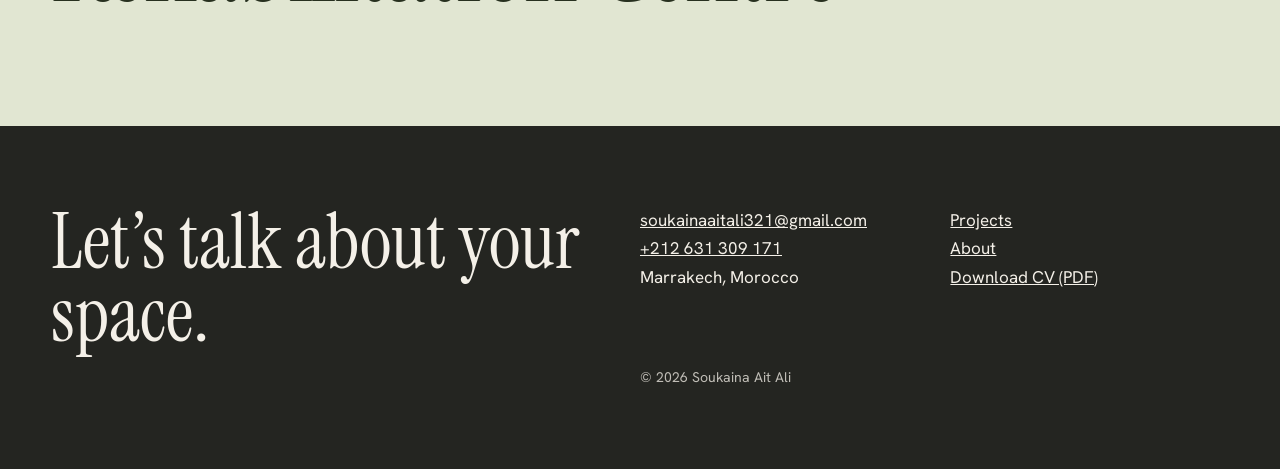
<file: project-allure.html>
<!doctype html>
<html lang="en"><head><meta charset="utf-8"><meta name="viewport" content="width=device-width,initial-scale=1">
<title>Parapharmacy Allure — Soukaina Ait Ali</title><meta name="description" content="A parapharmacy and a wellness spa under one roof, over three levels.">
<meta property="og:title" content="Parapharmacy Allure — Soukaina Ait Ali"><meta property="og:description" content="A parapharmacy and a wellness spa under one roof, over three levels."><meta property="og:type" content="website"><meta property="og:image" content="img/para-persp-boutique.jpg">
<link rel="icon" type="image/png" sizes="32x32" href="favicon-32.png"><link rel="icon" type="image/png" sizes="192x192" href="favicon-192.png"><link rel="apple-touch-icon" href="apple-touch-icon.png">
<link rel="preconnect" href="https://fonts.googleapis.com"><link rel="preconnect" href="https://fonts.gstatic.com" crossorigin>
<link href="https://fonts.googleapis.com/css2?family=Hanken+Grotesk:wght@400;500;600&family=Instrument+Serif:ital@0;1&display=swap" rel="stylesheet">
<link rel="stylesheet" href="css/site.css"></head>
<body class="t-allure"><a class="skip" href="#main">Skip to content</a>
<header class="top"><a class="brand" href="index.html">Soukaina Ait Ali</a><nav aria-label="Main navigation"><a href="projects.html">Projects</a><a href="about.html">About</a><a href="contact.html">Contact</a><a href="cv/Soukaina_Ait_Ali_CV.pdf">CV</a></nav></header>
<main id="main"><header class="cs-hero"><div class="cs-t"><p class="kind">Parapharmacy and spa concept</p><h1>Parapharmacy Allure</h1><p class="lead">A concept that brings retail and well-being together under one roof.</p><nav class="cs-idx" aria-label="Sections"><a href="#concept">Concept</a><a href="#plans">Plans</a><a href="#elevations">Elevations</a><a href="#perspectives">Perspectives</a></nav></div>
<figure class="fig cs-cover"><a href="img/para-persp-boutique.jpg" data-lb aria-label="Enlarge: Parapharmacy shop seen from the mezzanine: wooden shelving, counter and parquet floor"><img src="img/para-persp-boutique-800.jpg" srcset="img/para-persp-boutique-800.jpg 800w, img/para-persp-boutique.jpg 1706w" sizes="(min-width:900px) 58vw, 100vw" width="1706" height="1087" alt="Parapharmacy shop seen from the mezzanine: wooden shelving, counter and parquet floor" fetchpriority=high decoding=async></a></figure></header><section class="sec" id="concept"><header class="sec-h"><span class="num">01</span><h2>Concept</h2><p>The rigour of a parapharmacy, the elegance of a spa.</p></header><div class="sec-b"><p class="big">A place where health, beauty and relaxation meet, designed to inspire trust and serenity.</p><p>The parapharmacy offers dermocosmetic products, natural care and quality supplements. The spa, inside the same space, offers relaxing treatments and wellness rituals.</p><figure class="fig wide"><a href="img/para-moodboard.jpg" data-lb aria-label="Enlarge: Moodboard"><img src="img/para-moodboard-800.jpg" srcset="img/para-moodboard-800.jpg 800w, img/para-moodboard.jpg 1800w" sizes="(min-width:900px) 60vw, 100vw" width="1800" height="1012" alt="Moodboard: terracotta treatment room, stone, pink and gold tones, wooden shelving" loading=lazy decoding=async></a><figcaption>Moodboard</figcaption></figure></div></section><section class="sec" id="plans"><header class="sec-h"><span class="num">02</span><h2>Three levels</h2><p>Basement, first floor and mezzanine: layout first, then flooring.</p></header><div class="sec-b"><div class="trio"><figure class="fig sheet"><a href="img/para-plan-sous-sol.jpg" data-lb aria-label="Enlarge: Basement"><img src="img/para-plan-sous-sol-800.jpg" srcset="img/para-plan-sous-sol-800.jpg 800w, img/para-plan-sous-sol.jpg 1292w" sizes="(min-width:900px) 60vw, 100vw" width="1292" height="1518" alt="Basement layout plan" loading=lazy decoding=async></a><figcaption>Basement</figcaption></figure><figure class="fig sheet"><a href="img/para-plan-etage.jpg" data-lb aria-label="Enlarge: First floor"><img src="img/para-plan-etage-800.jpg" srcset="img/para-plan-etage-800.jpg 800w, img/para-plan-etage.jpg 1235w" sizes="(min-width:900px) 60vw, 100vw" width="1235" height="1512" alt="First-floor layout plan" loading=lazy decoding=async></a><figcaption>First floor</figcaption></figure><figure class="fig sheet"><a href="img/para-plan-mezzanine.jpg" data-lb aria-label="Enlarge: Mezzanine"><img src="img/para-plan-mezzanine-800.jpg" srcset="img/para-plan-mezzanine-800.jpg 800w, img/para-plan-mezzanine.jpg 1332w" sizes="(min-width:900px) 60vw, 100vw" width="1332" height="1585" alt="Mezzanine layout plan" loading=lazy decoding=async></a><figcaption>Mezzanine</figcaption></figure></div><p class="mats"><b>Floors</b>28 × 10 cm parquet in the basement and on the first floor; 120 × 120 cm Portofino marble on the mezzanine.</p><div class="trio"><figure class="fig sheet"><a href="img/para-sol-sous-sol.jpg" data-lb aria-label="Enlarge: Basement floor"><img src="img/para-sol-sous-sol-800.jpg" srcset="img/para-sol-sous-sol-800.jpg 800w, img/para-sol-sous-sol.jpg 1518w" sizes="(min-width:900px) 60vw, 100vw" width="1518" height="946" alt="Basement flooring plan, parquet" loading=lazy decoding=async></a><figcaption>Basement floor</figcaption></figure><figure class="fig sheet"><a href="img/para-sol-etage.jpg" data-lb aria-label="Enlarge: First-floor floor"><img src="img/para-sol-etage-800.jpg" srcset="img/para-sol-etage-800.jpg 800w, img/para-sol-etage.jpg 1562w" sizes="(min-width:900px) 60vw, 100vw" width="1562" height="770" alt="First-floor flooring plan, parquet" loading=lazy decoding=async></a><figcaption>First-floor floor</figcaption></figure><figure class="fig sheet"><a href="img/para-sol-mezzanine.jpg" data-lb aria-label="Enlarge: Mezzanine floor"><img src="img/para-sol-mezzanine-800.jpg" srcset="img/para-sol-mezzanine-800.jpg 800w, img/para-sol-mezzanine.jpg 1121w" sizes="(min-width:900px) 60vw, 100vw" width="1121" height="1330" alt="Mezzanine flooring plan, marble" loading=lazy decoding=async></a><figcaption>Mezzanine floor</figcaption></figure></div></div></section><section class="sec" id="elevations"><header class="sec-h"><span class="num">03</span><h2>Elevations</h2><p>The levels in section: shelving, mirrors and a spiral staircase.</p></header><div class="sec-b"><div class="sheets"><figure class="fig sheet"><a href="img/para-elevations-2.jpg" data-lb aria-label="Enlarge: Long section"><img src="img/para-elevations-2-800.jpg" srcset="img/para-elevations-2-800.jpg 800w, img/para-elevations-2.jpg 1800w" sizes="(min-width:900px) 60vw, 100vw" width="1800" height="962" alt="Section with hairdressing mirrors, shelving and a spiral staircase" loading=lazy decoding=async></a><figcaption>Long section</figcaption></figure><figure class="fig sheet"><a href="img/para-elevations-1.jpg" data-lb aria-label="Enlarge: Elevations by level"><img src="img/para-elevations-1-800.jpg" srcset="img/para-elevations-1-800.jpg 800w, img/para-elevations-1.jpg 1800w" sizes="(min-width:900px) 60vw, 100vw" width="1800" height="1332" alt="Four level elevations with shelving and staircase" loading=lazy decoding=async></a><figcaption>Elevations by level</figcaption></figure></div></div></section><section class="sec" id="perspectives"><header class="sec-h"><span class="num">04</span><h2>Perspectives</h2><p>Shop, hair area, reception and spa.</p></header><div class="sec-b"><div class="gal"><figure class="fig wide"><a href="img/para-persp-spa.jpg" data-lb aria-label="Enlarge: Spa"><img src="img/para-persp-spa-800.jpg" srcset="img/para-persp-spa-800.jpg 800w, img/para-persp-spa.jpg 1796w" sizes="(min-width:900px) 60vw, 100vw" width="1796" height="1025" alt="Spa treatment rooms: sculpted partition, plant and terracotta stools" loading=lazy decoding=async></a><figcaption>Spa</figcaption></figure><figure class="fig "><a href="img/para-persp-accueil.jpg" data-lb aria-label="Enlarge: Reception"><img src="img/para-persp-accueil-800.jpg" srcset="img/para-persp-accueil-800.jpg 800w, img/para-persp-accueil.jpg 1464w" sizes="(min-width:900px) 60vw, 100vw" width="1464" height="956" alt="Reception lounge with a blue sofa, wooden bar and spiral staircase" loading=lazy decoding=async></a><figcaption>Reception</figcaption></figure><figure class="fig "><a href="img/para-persp-spa-cabine.jpg" data-lb aria-label="Enlarge: Treatment cabin"><img src="img/para-persp-spa-cabine-800.jpg" srcset="img/para-persp-spa-cabine-800.jpg 800w, img/para-persp-spa-cabine.jpg 1367w" sizes="(min-width:900px) 60vw, 100vw" width="1367" height="834" alt="Glazed sliding door in a curved wooden cabin" loading=lazy decoding=async></a><figcaption>Treatment cabin</figcaption></figure><figure class="fig "><a href="img/para-persp-coiffure-2.jpg" data-lb aria-label="Enlarge: Hair area"><img src="img/para-persp-coiffure-2-800.jpg" srcset="img/para-persp-coiffure-2-800.jpg 800w, img/para-persp-coiffure-2.jpg 1343w" sizes="(min-width:900px) 60vw, 100vw" width="1343" height="807" alt="Hair area: three large oval mirrors and cream chairs" loading=lazy decoding=async></a><figcaption>Hair area</figcaption></figure><figure class="fig "><a href="img/para-persp-coiffure-3.jpg" data-lb aria-label="Enlarge: Hair area"><img src="img/para-persp-coiffure-3-800.jpg" srcset="img/para-persp-coiffure-3-800.jpg 800w, img/para-persp-coiffure-3.jpg 1502w" sizes="(min-width:900px) 60vw, 100vw" width="1502" height="890" alt="Hair area: black line-drawn face mural and pink armchairs" loading=lazy decoding=async></a><figcaption>Hair area</figcaption></figure></div></div></section><div class="end"><a class="next" href="project-rehabilitation.html"><span>Next project</span><b>Rehabilitation Centre</b></a></div></main>
<footer class="foot"><p class="foot-big">Let’s talk about your space.</p>
<p><a href="mailto:soukainaaitali321@gmail.com">soukainaaitali321@gmail.com</a><br><a href="tel:+212631309171">+212 631 309 171</a><br>Marrakech, Morocco</p>
<p><a href="projects.html">Projects</a><br><a href="about.html">About</a><br><a href="cv/Soukaina_Ait_Ali_CV.pdf">Download CV (PDF)</a></p>
<p class="small">© 2026 Soukaina Ait Ali</p></footer>
<dialog id="lb" aria-label="Enlarged image"><button class="x" aria-label="Close">Close</button><img alt=""></dialog>
<script src="js/site.js" defer></script></body></html>
</file>
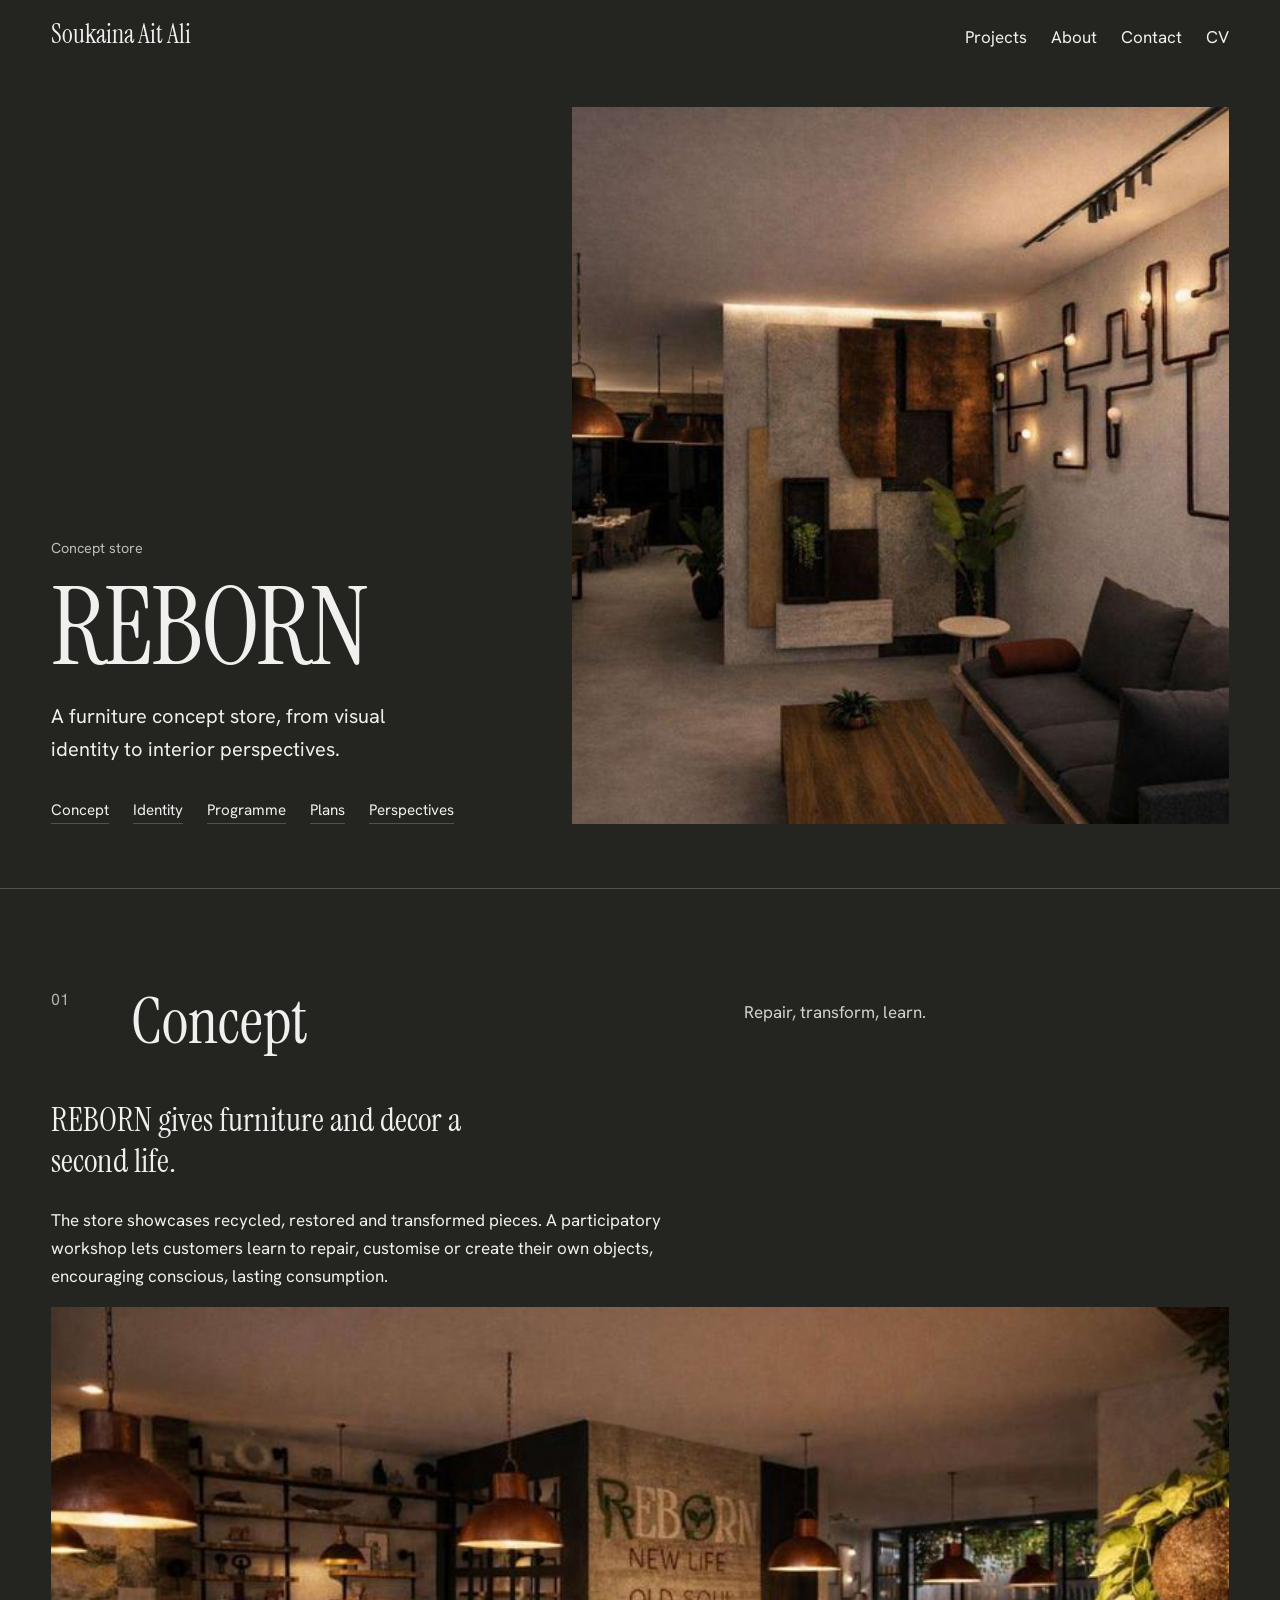
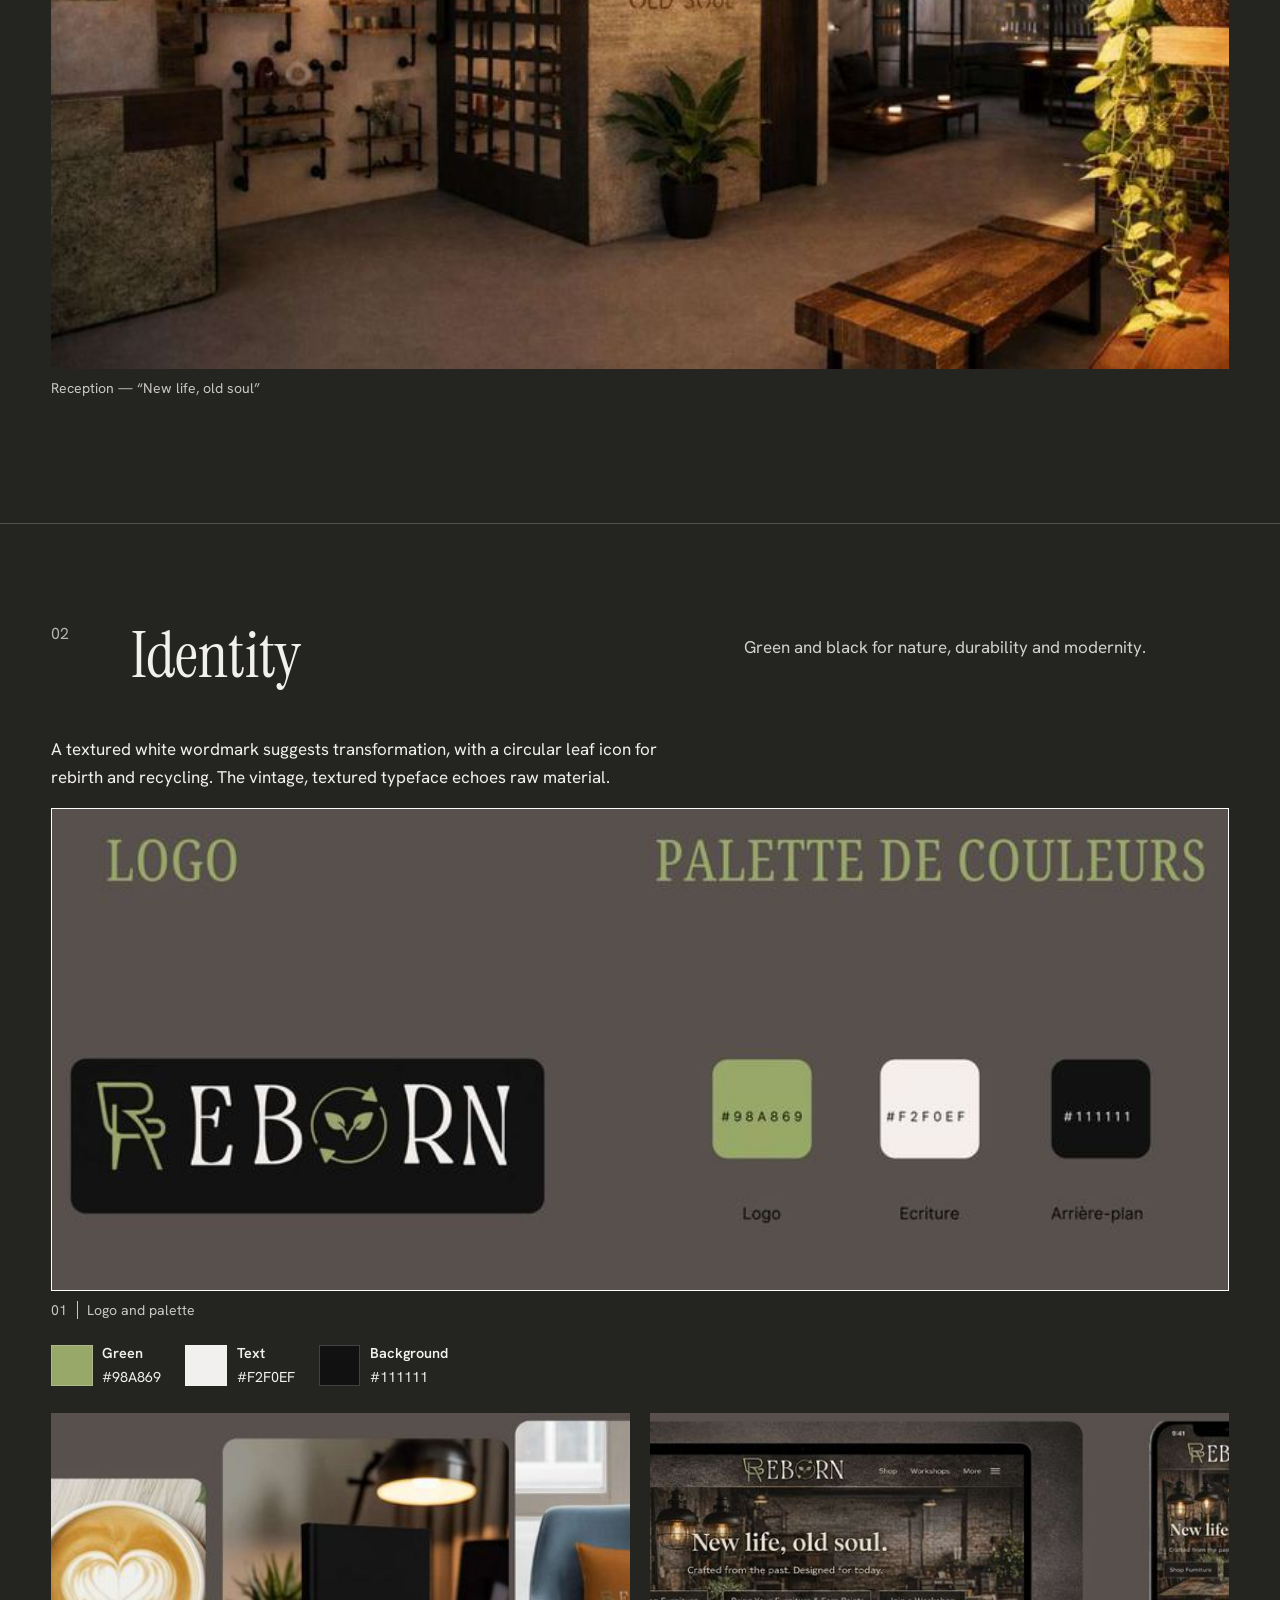
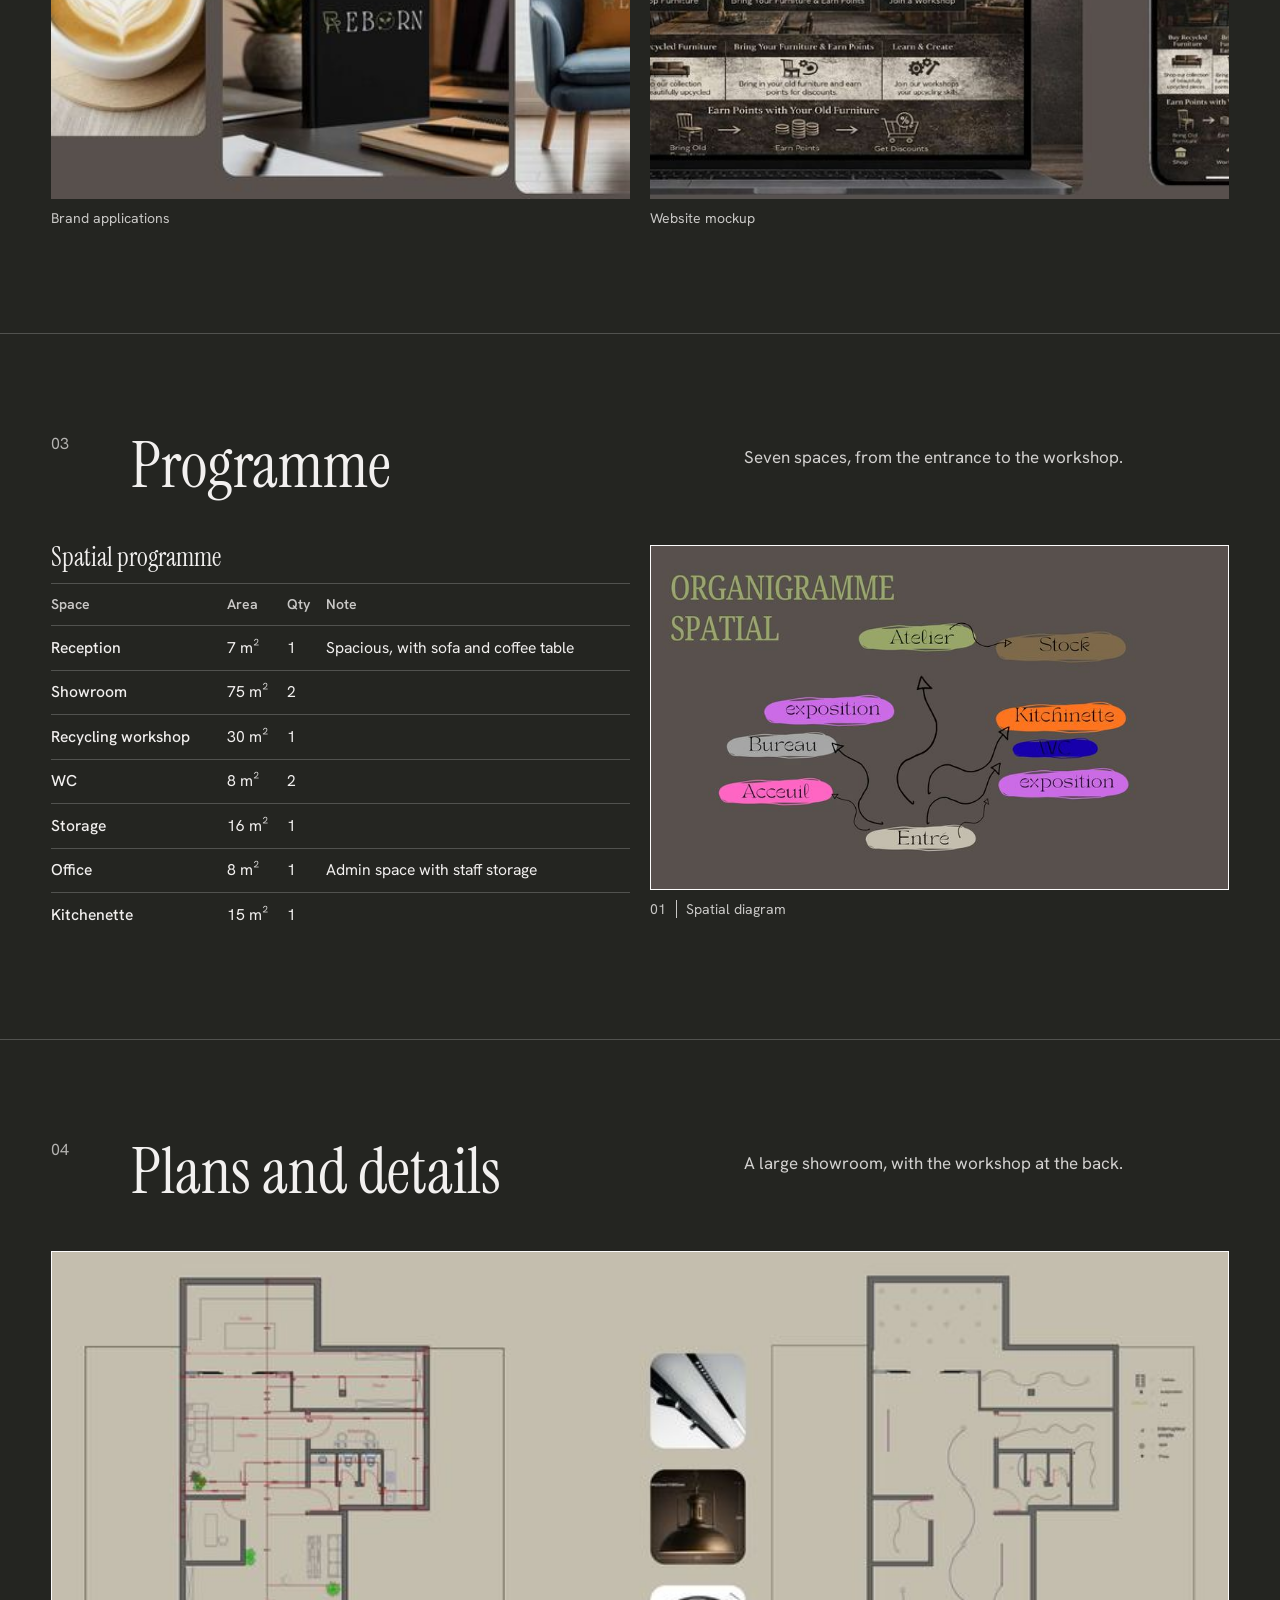
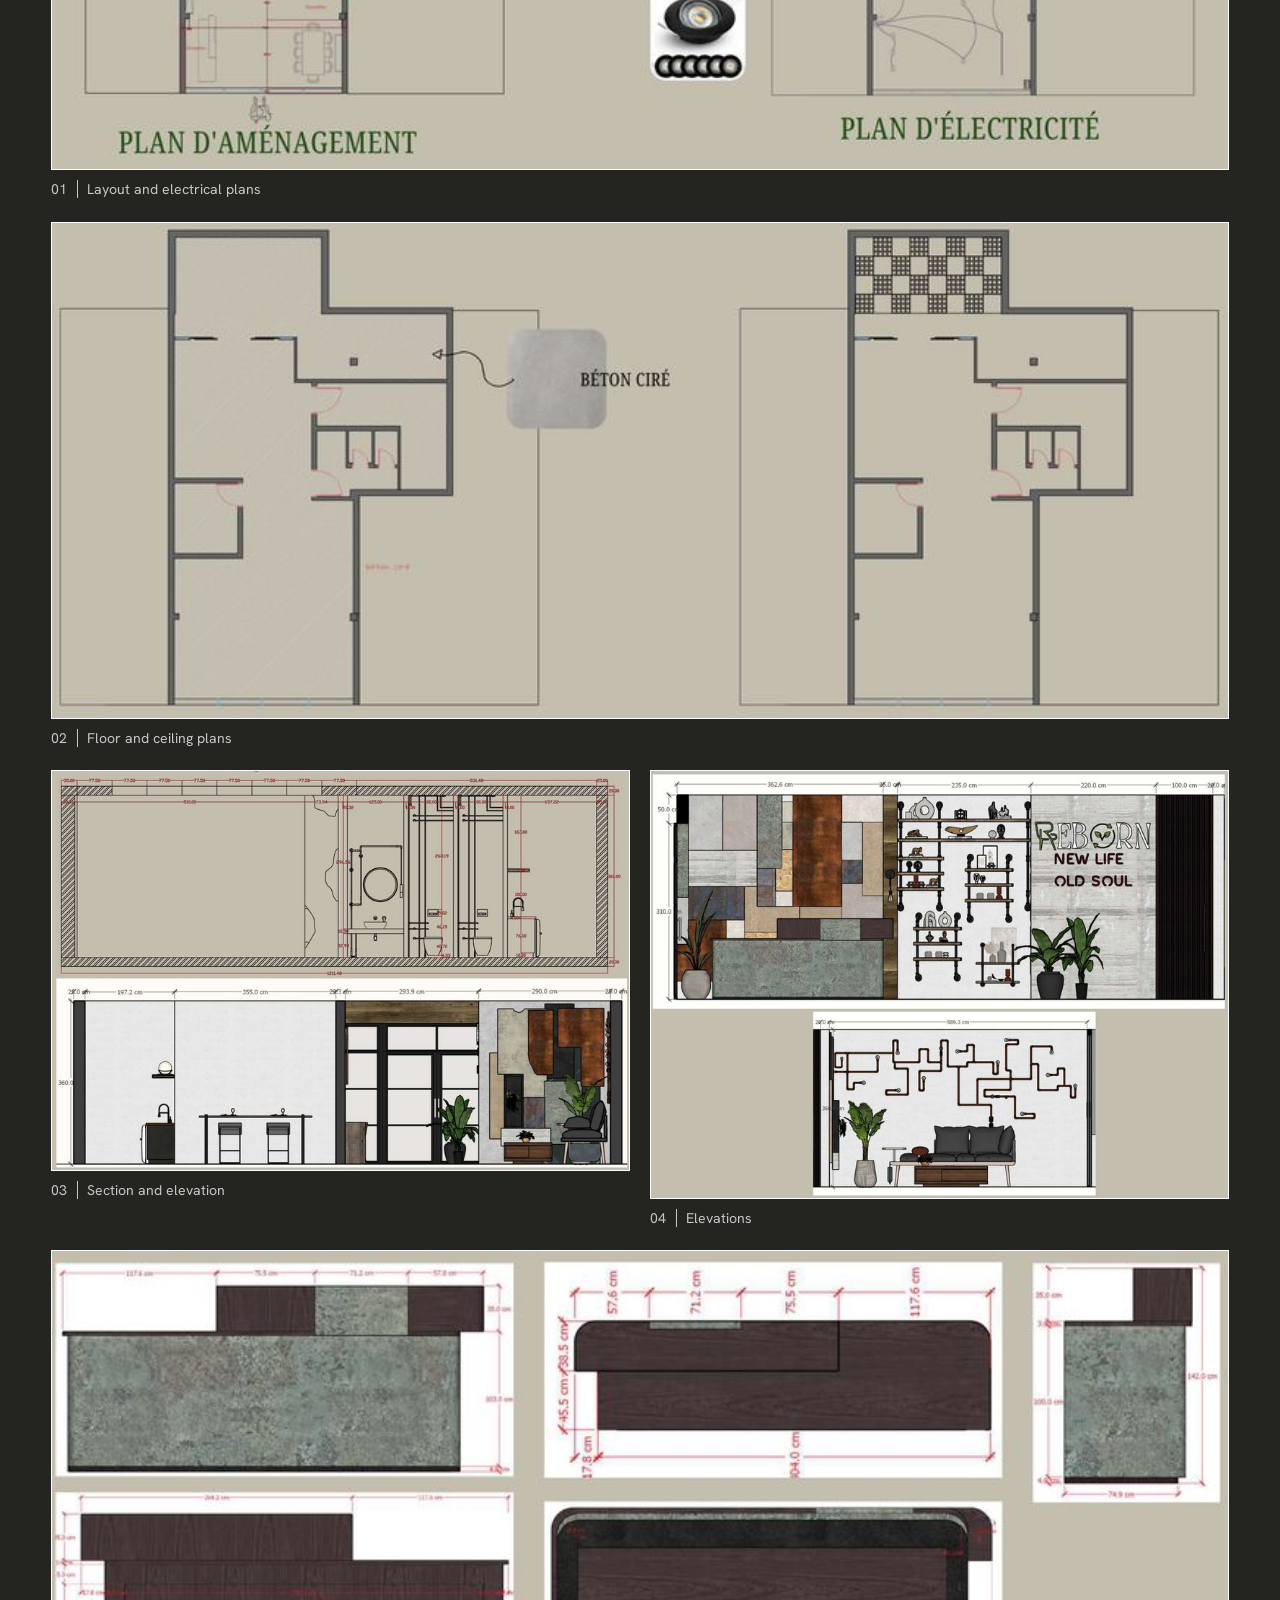
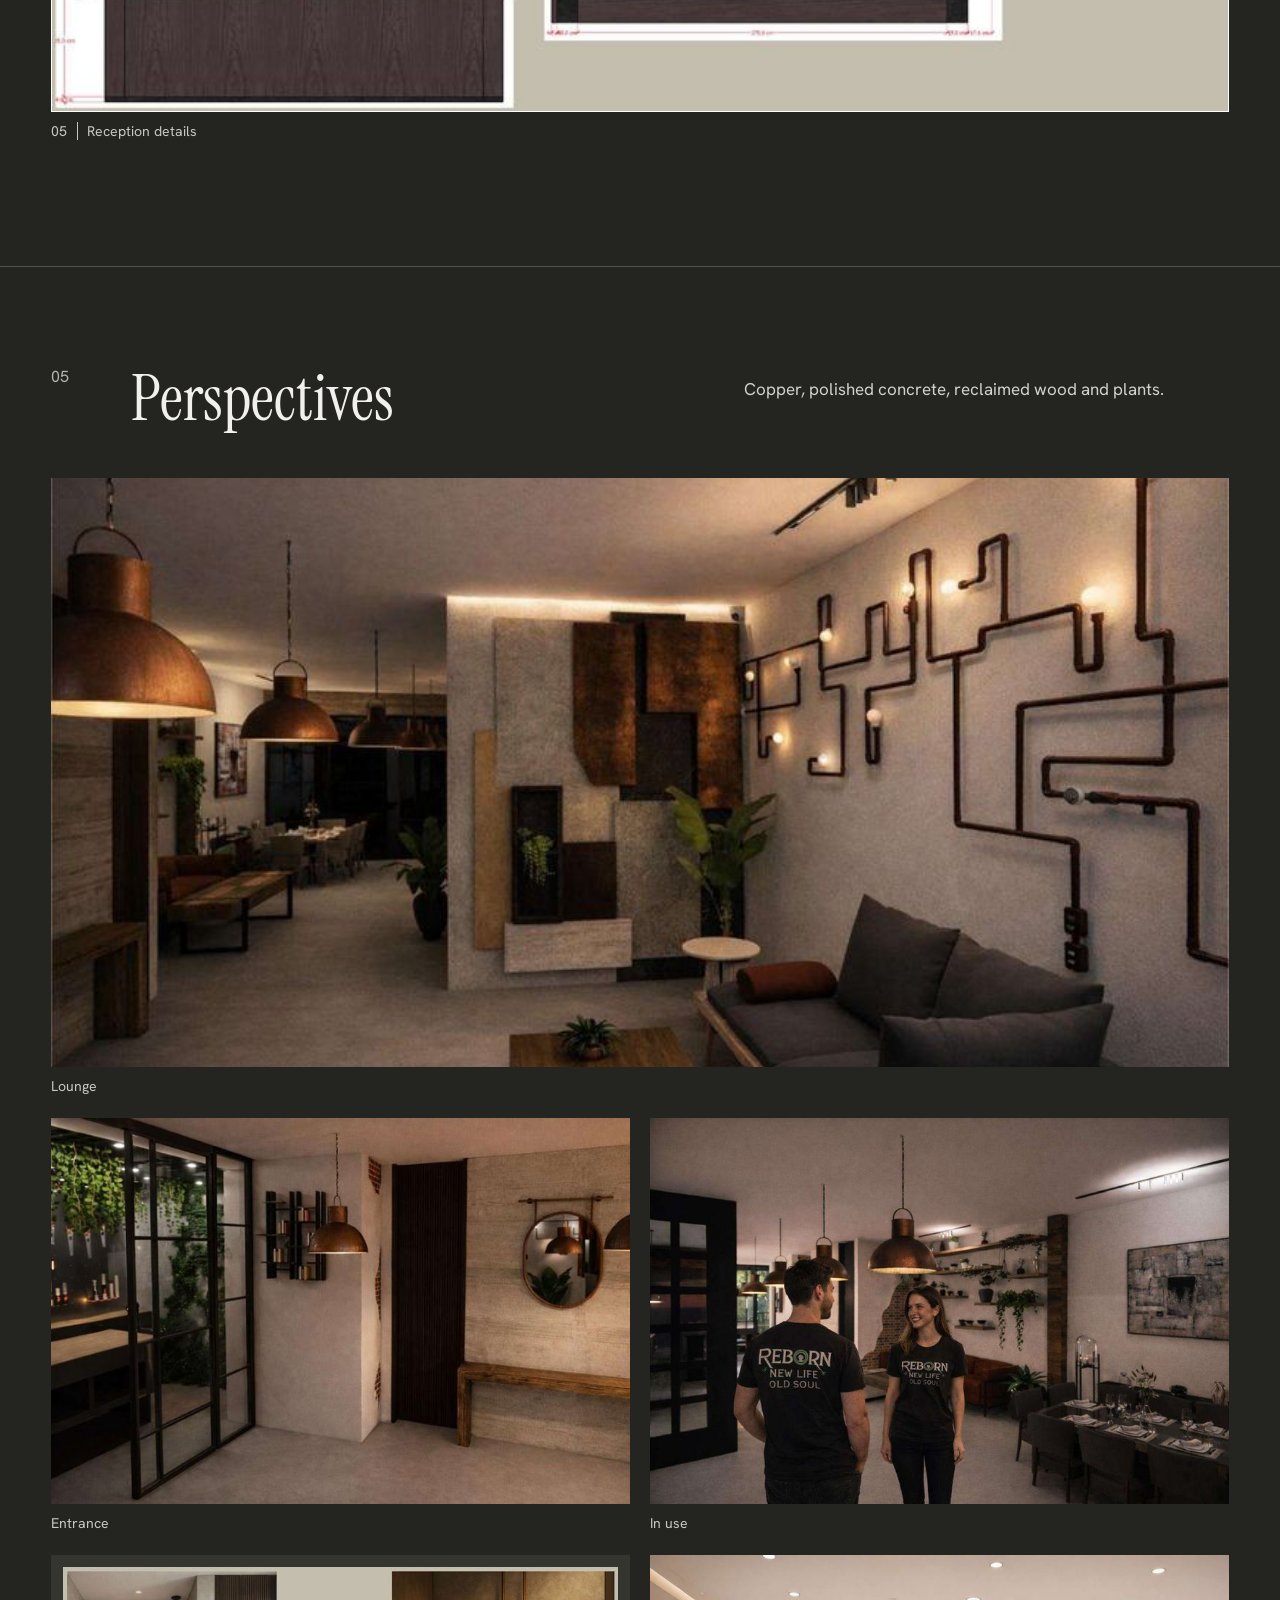
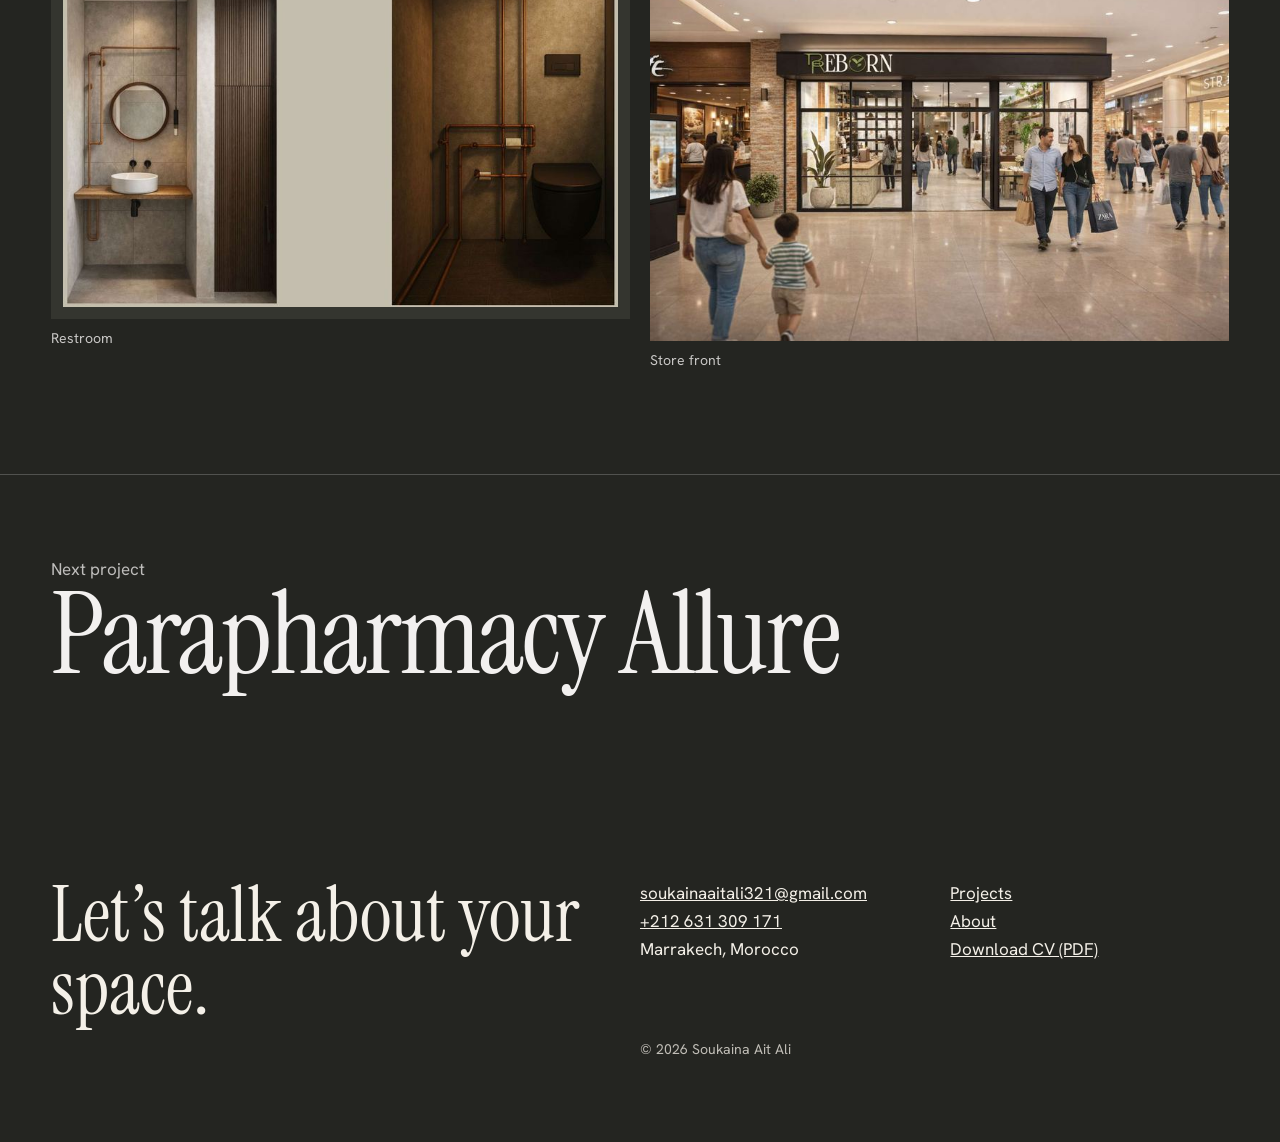
<file: project-reborn.html>
<!doctype html>
<html lang="en"><head><meta charset="utf-8"><meta name="viewport" content="width=device-width,initial-scale=1">
<title>REBORN — Soukaina Ait Ali</title><meta name="description" content="A concept store that gives furniture a second life, with a workshop where customers learn to repair and customise.">
<meta property="og:title" content="REBORN — Soukaina Ait Ali"><meta property="og:description" content="A concept store that gives furniture a second life, with a workshop where customers learn to repair and customise."><meta property="og:type" content="website"><meta property="og:image" content="img/reborn-persp-salon.jpg">
<link rel="icon" type="image/png" sizes="32x32" href="favicon-32.png"><link rel="icon" type="image/png" sizes="192x192" href="favicon-192.png"><link rel="apple-touch-icon" href="apple-touch-icon.png">
<link rel="preconnect" href="https://fonts.googleapis.com"><link rel="preconnect" href="https://fonts.gstatic.com" crossorigin>
<link href="https://fonts.googleapis.com/css2?family=Hanken+Grotesk:wght@400;500;600&family=Instrument+Serif:ital@0;1&display=swap" rel="stylesheet">
<link rel="stylesheet" href="css/site.css"></head>
<body class="t-reborn"><a class="skip" href="#main">Skip to content</a>
<header class="top"><a class="brand" href="index.html">Soukaina Ait Ali</a><nav aria-label="Main navigation"><a href="projects.html">Projects</a><a href="about.html">About</a><a href="contact.html">Contact</a><a href="cv/Soukaina_Ait_Ali_CV.pdf">CV</a></nav></header>
<main id="main"><header class="cs-hero"><div class="cs-t"><p class="kind">Concept store</p><h1>REBORN</h1><p class="lead">A furniture concept store, from visual identity to interior perspectives.</p><nav class="cs-idx" aria-label="Sections"><a href="#concept">Concept</a><a href="#identity">Identity</a><a href="#programme">Programme</a><a href="#plans">Plans</a><a href="#perspectives">Perspectives</a></nav></div>
<figure class="fig cs-cover"><a href="img/reborn-persp-salon.jpg" data-lb aria-label="Enlarge: REBORN lounge: grey sofa, copper pendant lamps and black pipework on the wall"><img src="img/reborn-persp-salon-800.jpg" srcset="img/reborn-persp-salon-800.jpg 800w, img/reborn-persp-salon.jpg 1800w" sizes="(min-width:900px) 58vw, 100vw" width="1800" height="1198" alt="REBORN lounge: grey sofa, copper pendant lamps and black pipework on the wall" fetchpriority=high decoding=async></a></figure></header><section class="sec" id="concept"><header class="sec-h"><span class="num">01</span><h2>Concept</h2><p>Repair, transform, learn.</p></header><div class="sec-b"><p class="big">REBORN gives furniture and decor a second life.</p><p>The store showcases recycled, restored and transformed pieces. A participatory workshop lets customers learn to repair, customise or create their own objects, encouraging conscious, lasting consumption.</p><figure class="fig wide"><a href="img/reborn-persp-accueil.jpg" data-lb aria-label="Enlarge: Reception — “New life, old soul”"><img src="img/reborn-persp-accueil-800.jpg" srcset="img/reborn-persp-accueil-800.jpg 800w, img/reborn-persp-accueil.jpg 1800w" sizes="(min-width:900px) 60vw, 100vw" width="1800" height="1012" alt="REBORN reception: logo wall, pipe shelving and wooden bench" loading=lazy decoding=async></a><figcaption>Reception — “New life, old soul”</figcaption></figure></div></section><section class="sec" id="identity"><header class="sec-h"><span class="num">02</span><h2>Identity</h2><p>Green and black for nature, durability and modernity.</p></header><div class="sec-b"><p>A textured white wordmark suggests transformation, with a circular leaf icon for rebirth and recycling. The vintage, textured typeface echoes raw material.</p><figure class="fig sheet wide"><a href="img/reborn-logo-palette.jpg" data-lb aria-label="Enlarge: Logo and palette"><img src="img/reborn-logo-palette-800.jpg" srcset="img/reborn-logo-palette-800.jpg 800w, img/reborn-logo-palette.jpg 1800w" sizes="(min-width:900px) 60vw, 100vw" width="1800" height="736" alt="REBORN logo on black with a three-colour palette" loading=lazy decoding=async></a><figcaption>Logo and palette</figcaption></figure><ul class="sw"><li><i style="background:#98A869"></i><b>Green</b>#98A869</li><li><i style="background:#F2F0EF"></i><b>Text</b>#F2F0EF</li><li><i style="background:#111111"></i><b>Background</b>#111111</li></ul><div class="gal"><figure class="fig "><a href="img/reborn-mockups.jpg" data-lb aria-label="Enlarge: Brand applications"><img src="img/reborn-mockups-800.jpg" srcset="img/reborn-mockups-800.jpg 800w, img/reborn-mockups.jpg 1800w" sizes="(min-width:900px) 60vw, 100vw" width="1800" height="662" alt="Logo applied to a coffee cup, a black notebook and an armchair cushion" loading=lazy decoding=async></a><figcaption>Brand applications</figcaption></figure><figure class="fig "><a href="img/reborn-site-web.jpg" data-lb aria-label="Enlarge: Website mockup"><img src="img/reborn-site-web-800.jpg" srcset="img/reborn-site-web-800.jpg 800w, img/reborn-site-web.jpg 1800w" sizes="(min-width:900px) 60vw, 100vw" width="1800" height="820" alt="REBORN website mockup on laptop and phone" loading=lazy decoding=async></a><figcaption>Website mockup</figcaption></figure></div></div></section><section class="sec" id="programme"><header class="sec-h"><span class="num">03</span><h2>Programme</h2><p>Seven spaces, from the entrance to the workshop.</p></header><div class="sec-b"><div class="gal two"><table class="prog"><caption>Spatial programme</caption><thead><tr><th>Space</th><th>Area</th><th>Qty</th><th>Note</th></tr></thead><tbody><tr><th scope=row>Reception</th><td>7 m²</td><td>1</td><td>Spacious, with sofa and coffee table</td></tr><tr><th scope=row>Showroom</th><td>75 m²</td><td>2</td><td></td></tr><tr><th scope=row>Recycling workshop</th><td>30 m²</td><td>1</td><td></td></tr><tr><th scope=row>WC</th><td>8 m²</td><td>2</td><td></td></tr><tr><th scope=row>Storage</th><td>16 m²</td><td>1</td><td></td></tr><tr><th scope=row>Office</th><td>8 m²</td><td>1</td><td>Admin space with staff storage</td></tr><tr><th scope=row>Kitchenette</th><td>15 m²</td><td>1</td><td></td></tr></tbody></table><figure class="fig sheet"><a href="img/reborn-organigramme.jpg" data-lb aria-label="Enlarge: Spatial diagram"><img src="img/reborn-organigramme-800.jpg" srcset="img/reborn-organigramme-800.jpg 800w, img/reborn-organigramme.jpg 1800w" sizes="(min-width:900px) 60vw, 100vw" width="1800" height="1072" alt="Spatial diagram: entrance, reception, showrooms, workshop, storage, office, kitchenette and WC" loading=lazy decoding=async></a><figcaption>Spatial diagram</figcaption></figure></div></div></section><section class="sec" id="plans"><header class="sec-h"><span class="num">04</span><h2>Plans and details</h2><p>A large showroom, with the workshop at the back.</p></header><div class="sec-b"><figure class="fig sheet wide"><a href="img/reborn-plans-amenagement-electricite.jpg" data-lb aria-label="Enlarge: Layout and electrical plans"><img src="img/reborn-plans-amenagement-electricite-800.jpg" srcset="img/reborn-plans-amenagement-electricite-800.jpg 800w, img/reborn-plans-amenagement-electricite.jpg 1800w" sizes="(min-width:900px) 60vw, 100vw" width="1800" height="793" alt="Layout plan and electrical plan of the store" loading=lazy decoding=async></a><figcaption>Layout and electrical plans</figcaption></figure><figure class="fig sheet wide"><a href="img/reborn-plans-sol-plafond.jpg" data-lb aria-label="Enlarge: Floor and ceiling plans"><img src="img/reborn-plans-sol-plafond-800.jpg" srcset="img/reborn-plans-sol-plafond-800.jpg 800w, img/reborn-plans-sol-plafond.jpg 1800w" sizes="(min-width:900px) 60vw, 100vw" width="1800" height="759" alt="Floor plan in polished concrete and ceiling plan" loading=lazy decoding=async></a><figcaption>Floor and ceiling plans</figcaption></figure><div class="sheets"><figure class="fig sheet"><a href="img/reborn-coupe-elevation.jpg" data-lb aria-label="Enlarge: Section and elevation"><img src="img/reborn-coupe-elevation-800.jpg" srcset="img/reborn-coupe-elevation-800.jpg 800w, img/reborn-coupe-elevation.jpg 1800w" sizes="(min-width:900px) 60vw, 100vw" width="1800" height="1247" alt="Section and elevation of the store" loading=lazy decoding=async></a><figcaption>Section and elevation</figcaption></figure><figure class="fig sheet"><a href="img/reborn-elevations.jpg" data-lb aria-label="Enlarge: Elevations"><img src="img/reborn-elevations-800.jpg" srcset="img/reborn-elevations-800.jpg 800w, img/reborn-elevations.jpg 1800w" sizes="(min-width:900px) 60vw, 100vw" width="1800" height="1333" alt="Elevations of the display wall and the pipe wall" loading=lazy decoding=async></a><figcaption>Elevations</figcaption></figure></div><figure class="fig sheet wide"><a href="img/reborn-details-reception.jpg" data-lb aria-label="Enlarge: Reception details"><img src="img/reborn-details-reception-800.jpg" srcset="img/reborn-details-reception-800.jpg 800w, img/reborn-details-reception.jpg 1800w" sizes="(min-width:900px) 60vw, 100vw" width="1800" height="705" alt="Reception details: plans, front and side profiles of the counter" loading=lazy decoding=async></a><figcaption>Reception details</figcaption></figure></div></section><section class="sec" id="perspectives"><header class="sec-h"><span class="num">05</span><h2>Perspectives</h2><p>Copper, polished concrete, reclaimed wood and plants.</p></header><div class="sec-b"><div class="gal"><figure class="fig wide"><a href="img/reborn-persp-salon.jpg" data-lb aria-label="Enlarge: Lounge"><img src="img/reborn-persp-salon-800.jpg" srcset="img/reborn-persp-salon-800.jpg 800w, img/reborn-persp-salon.jpg 1800w" sizes="(min-width:900px) 60vw, 100vw" width="1800" height="1198" alt="Store lounge: grey sofa, copper pendants and black pipes on the wall" loading=lazy decoding=async></a><figcaption>Lounge</figcaption></figure><figure class="fig "><a href="img/reborn-persp-entree.jpg" data-lb aria-label="Enlarge: Entrance"><img src="img/reborn-persp-entree-800.jpg" srcset="img/reborn-persp-entree-800.jpg 800w, img/reborn-persp-entree.jpg 1800w" sizes="(min-width:900px) 60vw, 100vw" width="1800" height="1019" alt="Entrance with round mirror, wooden bench and black glass partition" loading=lazy decoding=async></a><figcaption>Entrance</figcaption></figure><figure class="fig "><a href="img/reborn-persp-equipe.jpg" data-lb aria-label="Enlarge: In use"><img src="img/reborn-persp-equipe-800.jpg" srcset="img/reborn-persp-equipe-800.jpg 800w, img/reborn-persp-equipe.jpg 1800w" sizes="(min-width:900px) 60vw, 100vw" width="1800" height="1199" alt="Two team members in REBORN t-shirts in the sales area" loading=lazy decoding=async></a><figcaption>In use</figcaption></figure><figure class="fig board"><a href="img/reborn-sanitaires.jpg" data-lb aria-label="Enlarge: Restroom"><img src="img/reborn-sanitaires-800.jpg" srcset="img/reborn-sanitaires-800.jpg 800w, img/reborn-sanitaires.jpg 1800w" sizes="(min-width:900px) 60vw, 100vw" width="1800" height="1102" alt="Two views of the restroom: basin, round mirror and copper pipes" loading=lazy decoding=async></a><figcaption>Restroom</figcaption></figure><figure class="fig "><a href="img/reborn-facade.jpg" data-lb aria-label="Enlarge: Store front"><img src="img/reborn-facade-800.jpg" srcset="img/reborn-facade-800.jpg 800w, img/reborn-facade.jpg 1800w" sizes="(min-width:900px) 60vw, 100vw" width="1800" height="1199" alt="Store front in a shopping gallery with the REBORN logo" loading=lazy decoding=async></a><figcaption>Store front</figcaption></figure></div></div></section><div class="end"><a class="next" href="project-allure.html"><span>Next project</span><b>Parapharmacy Allure</b></a></div></main>
<footer class="foot"><p class="foot-big">Let’s talk about your space.</p>
<p><a href="mailto:soukainaaitali321@gmail.com">soukainaaitali321@gmail.com</a><br><a href="tel:+212631309171">+212 631 309 171</a><br>Marrakech, Morocco</p>
<p><a href="projects.html">Projects</a><br><a href="about.html">About</a><br><a href="cv/Soukaina_Ait_Ali_CV.pdf">Download CV (PDF)</a></p>
<p class="small">© 2026 Soukaina Ait Ali</p></footer>
<dialog id="lb" aria-label="Enlarged image"><button class="x" aria-label="Close">Close</button><img alt=""></dialog>
<script src="js/site.js" defer></script></body></html>
</file>
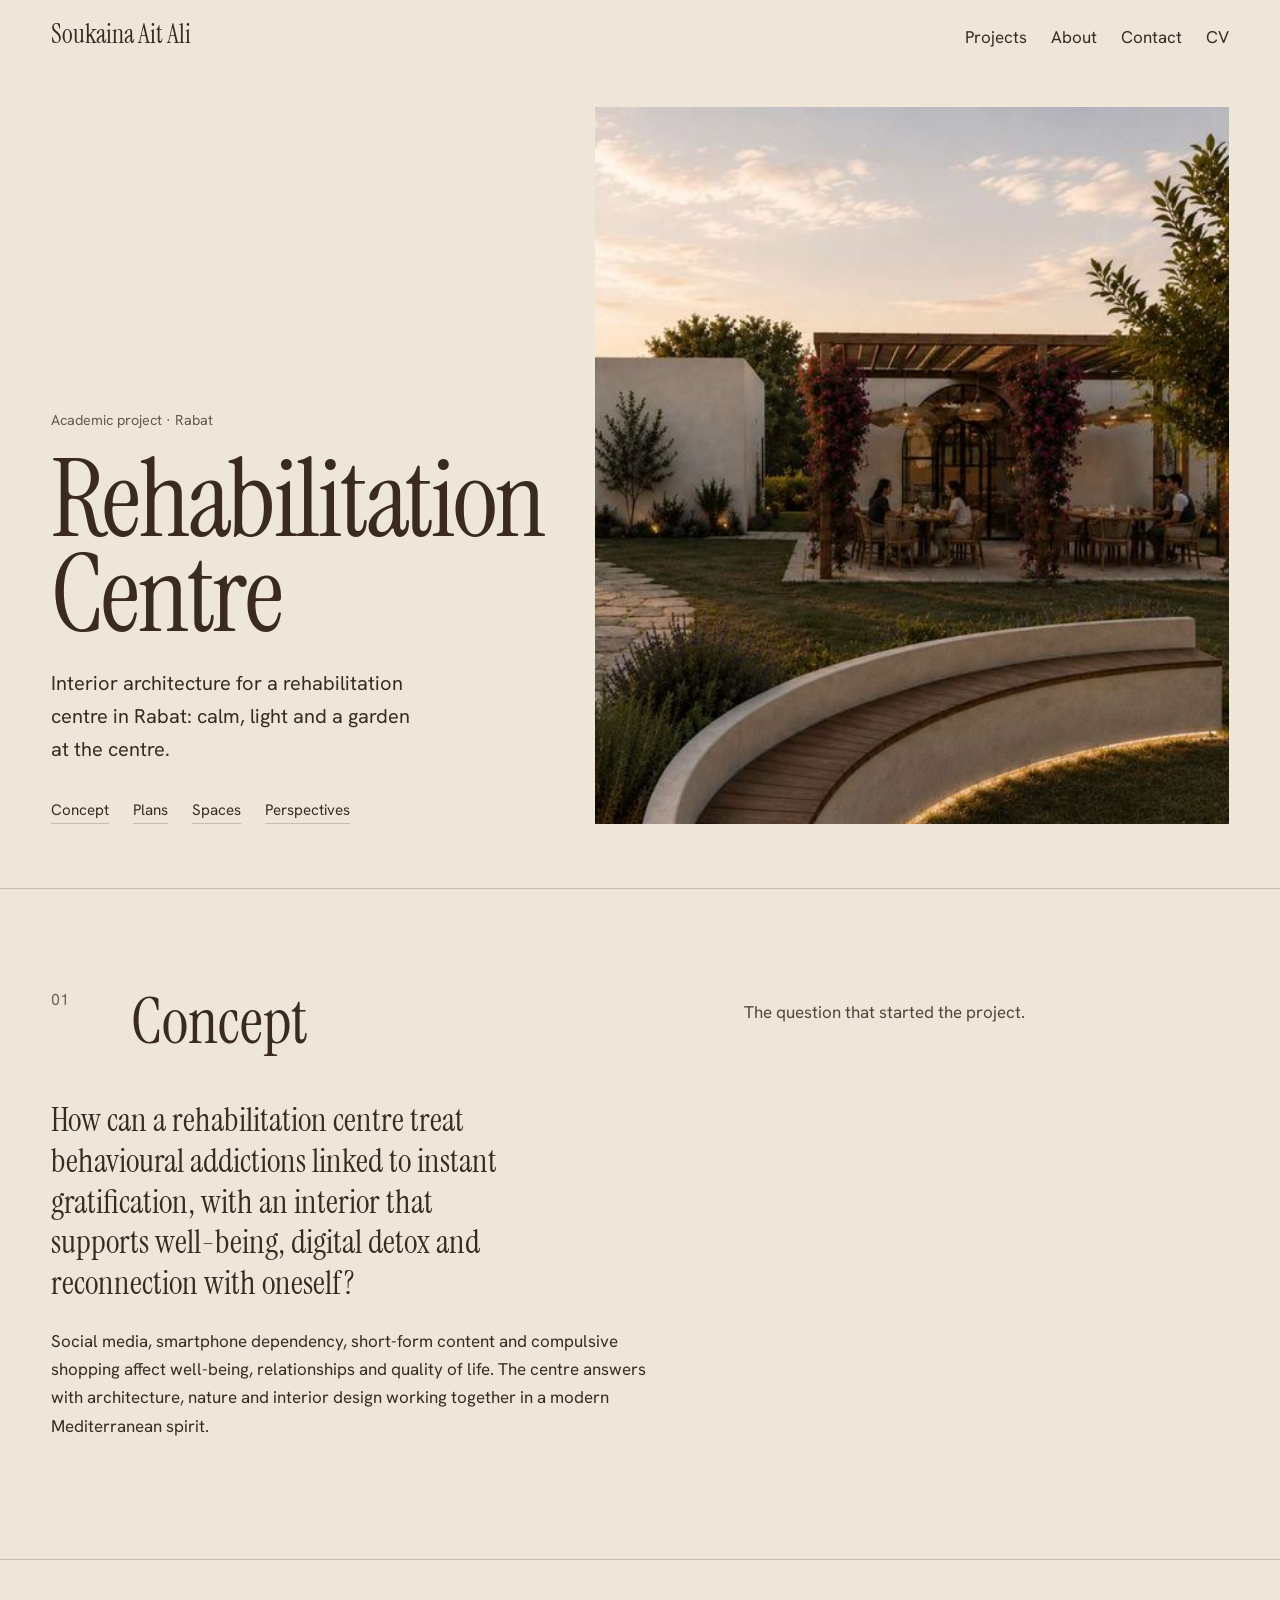
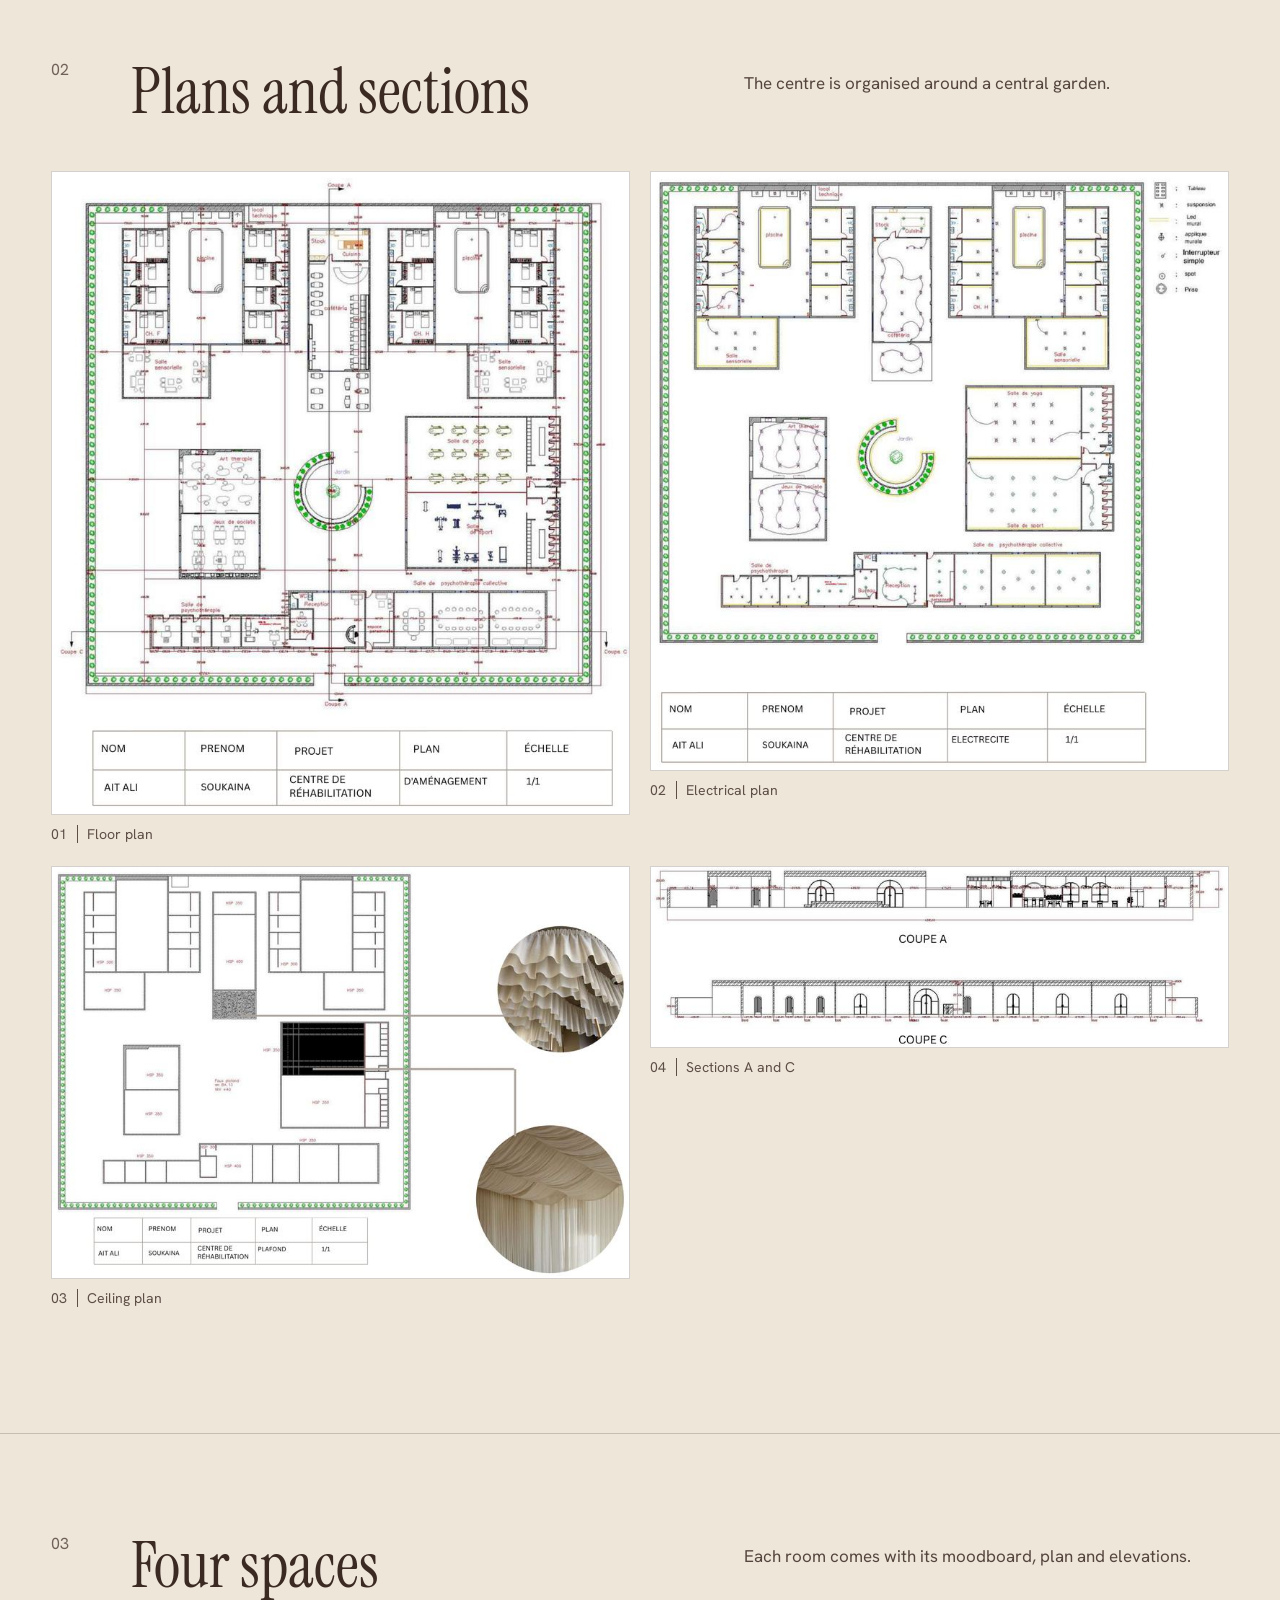
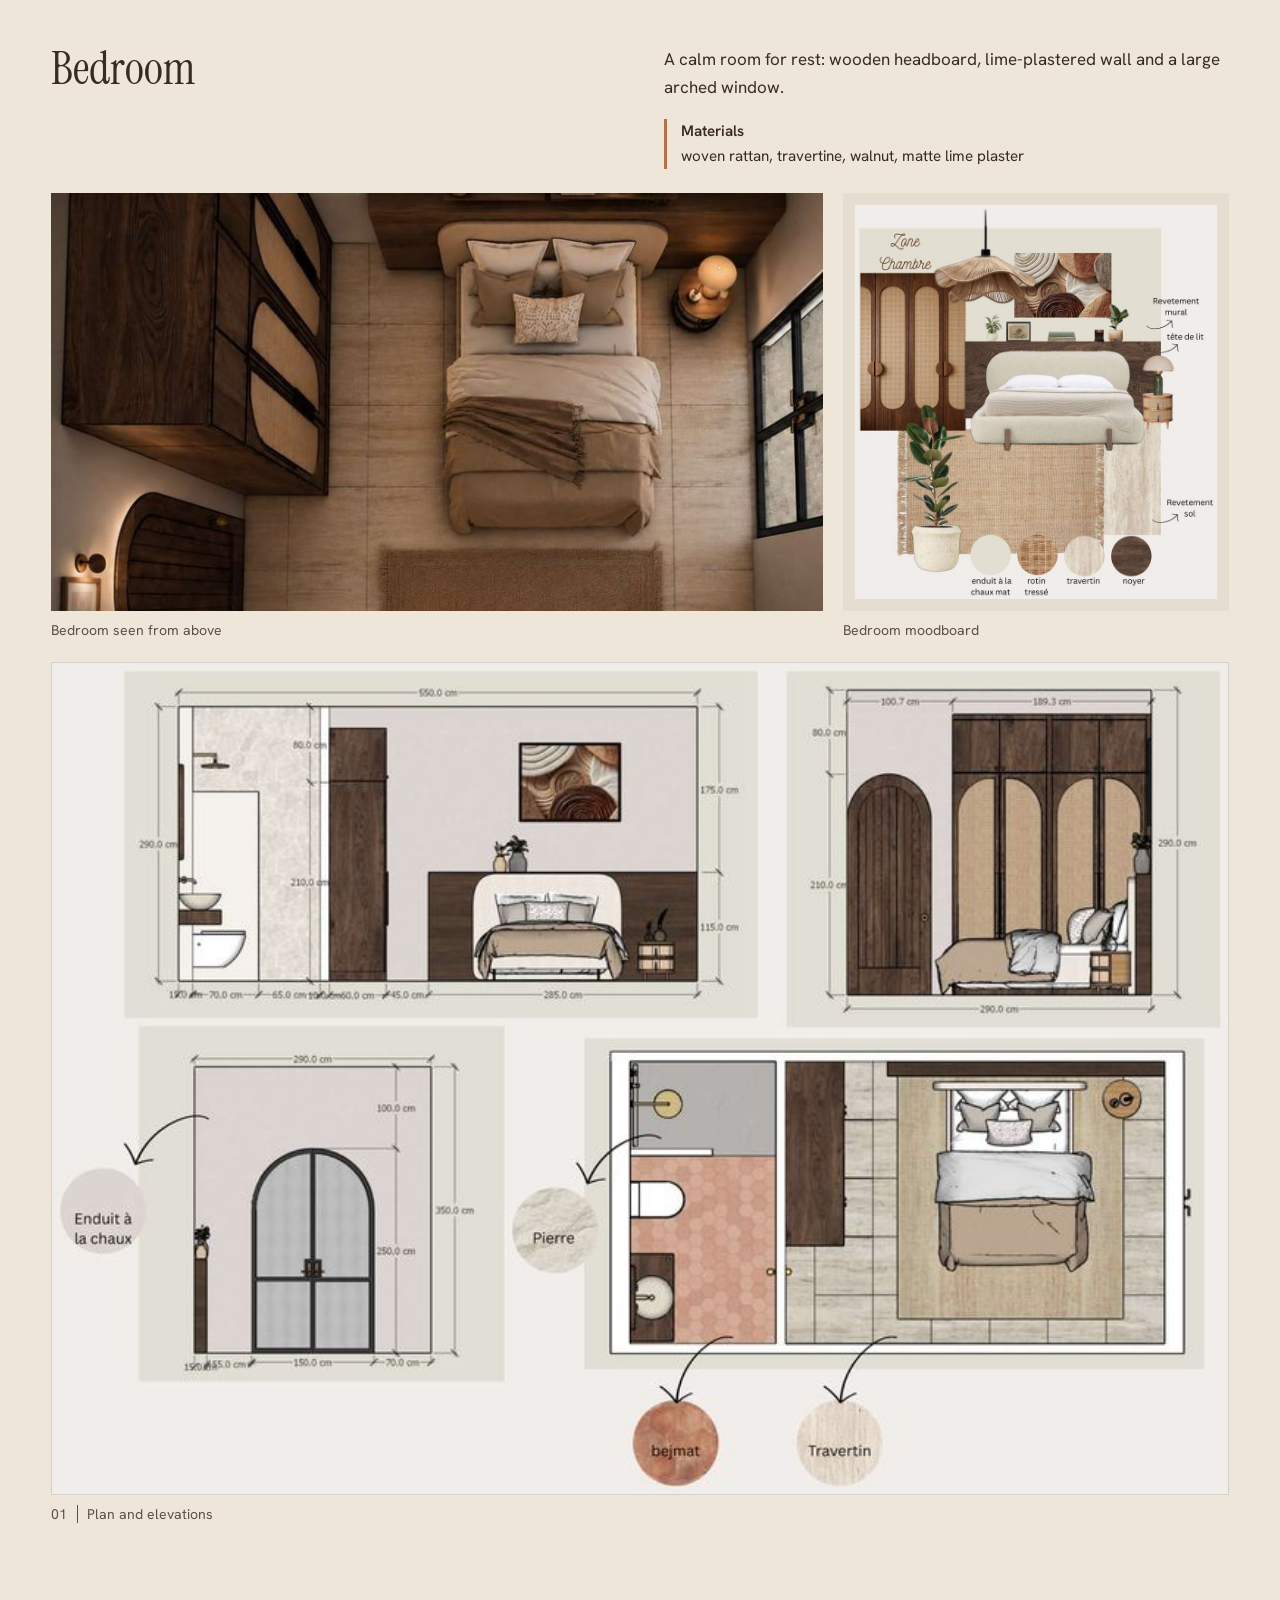
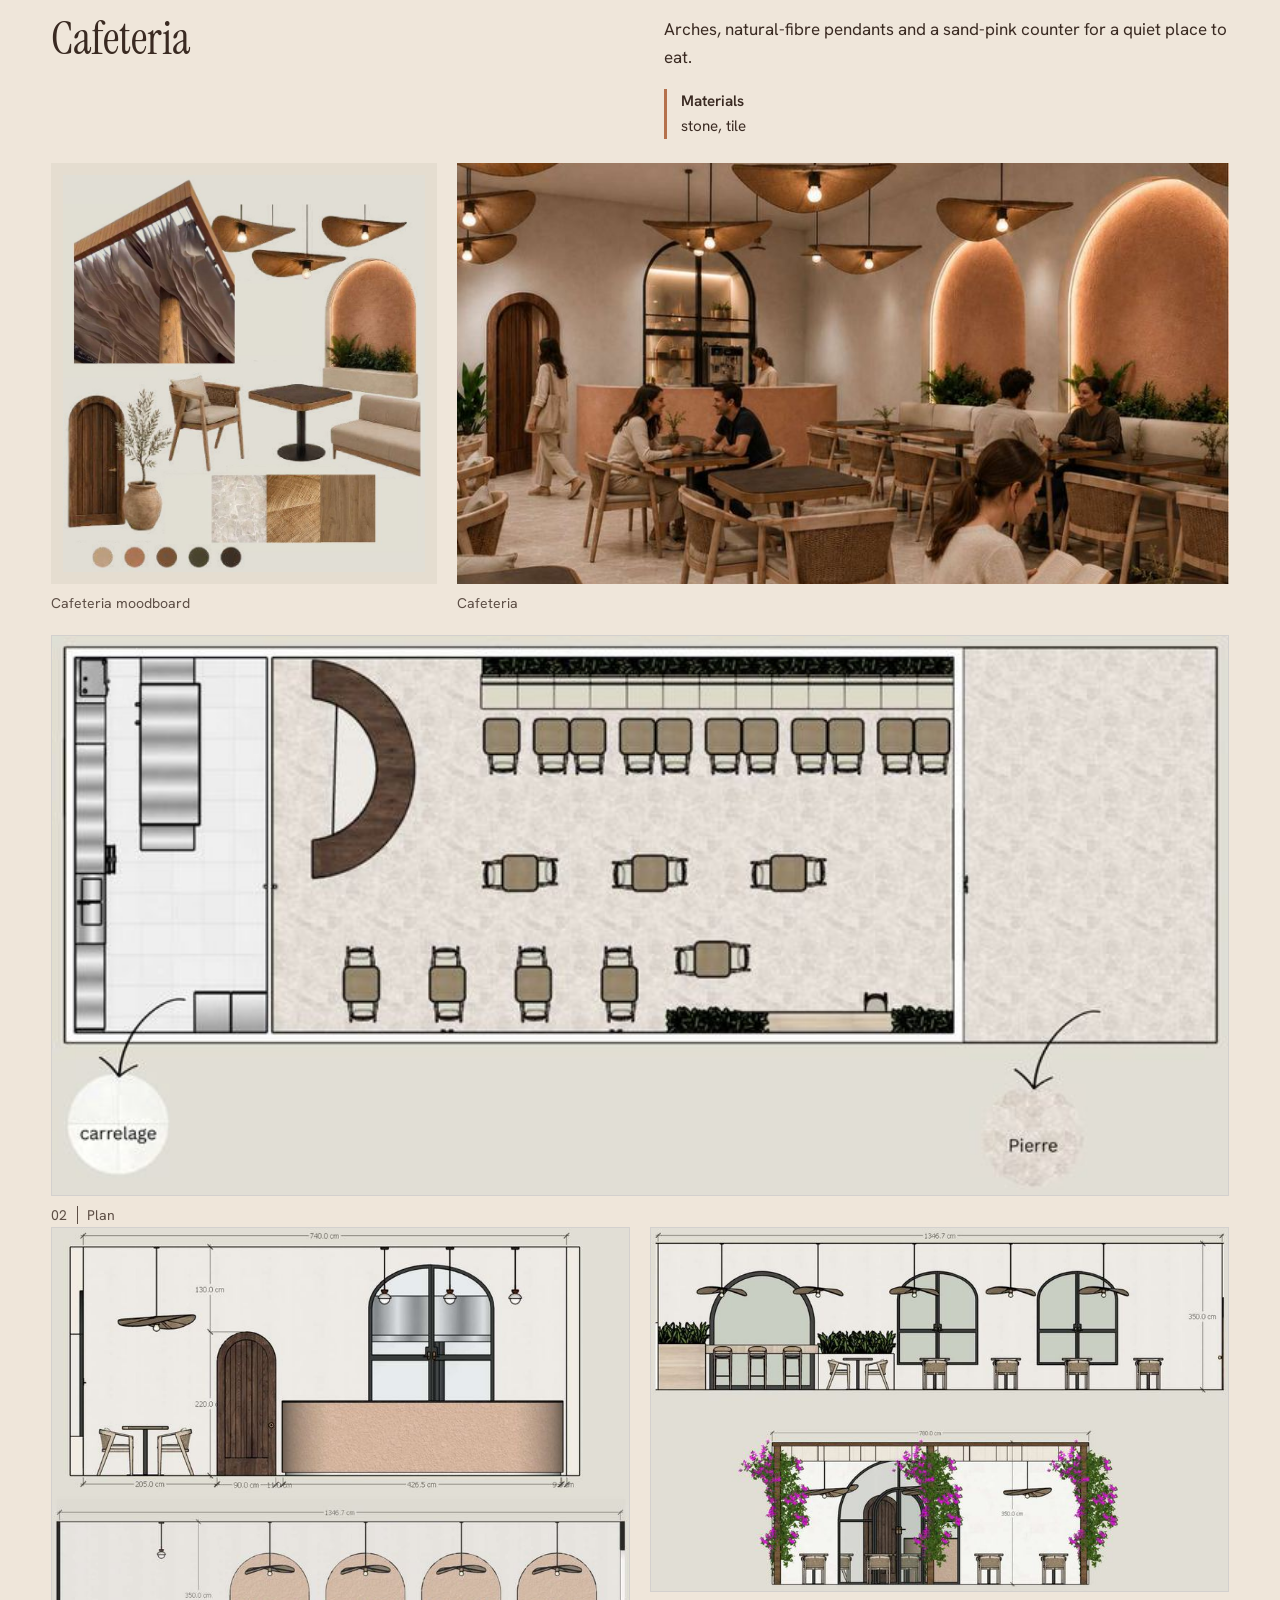
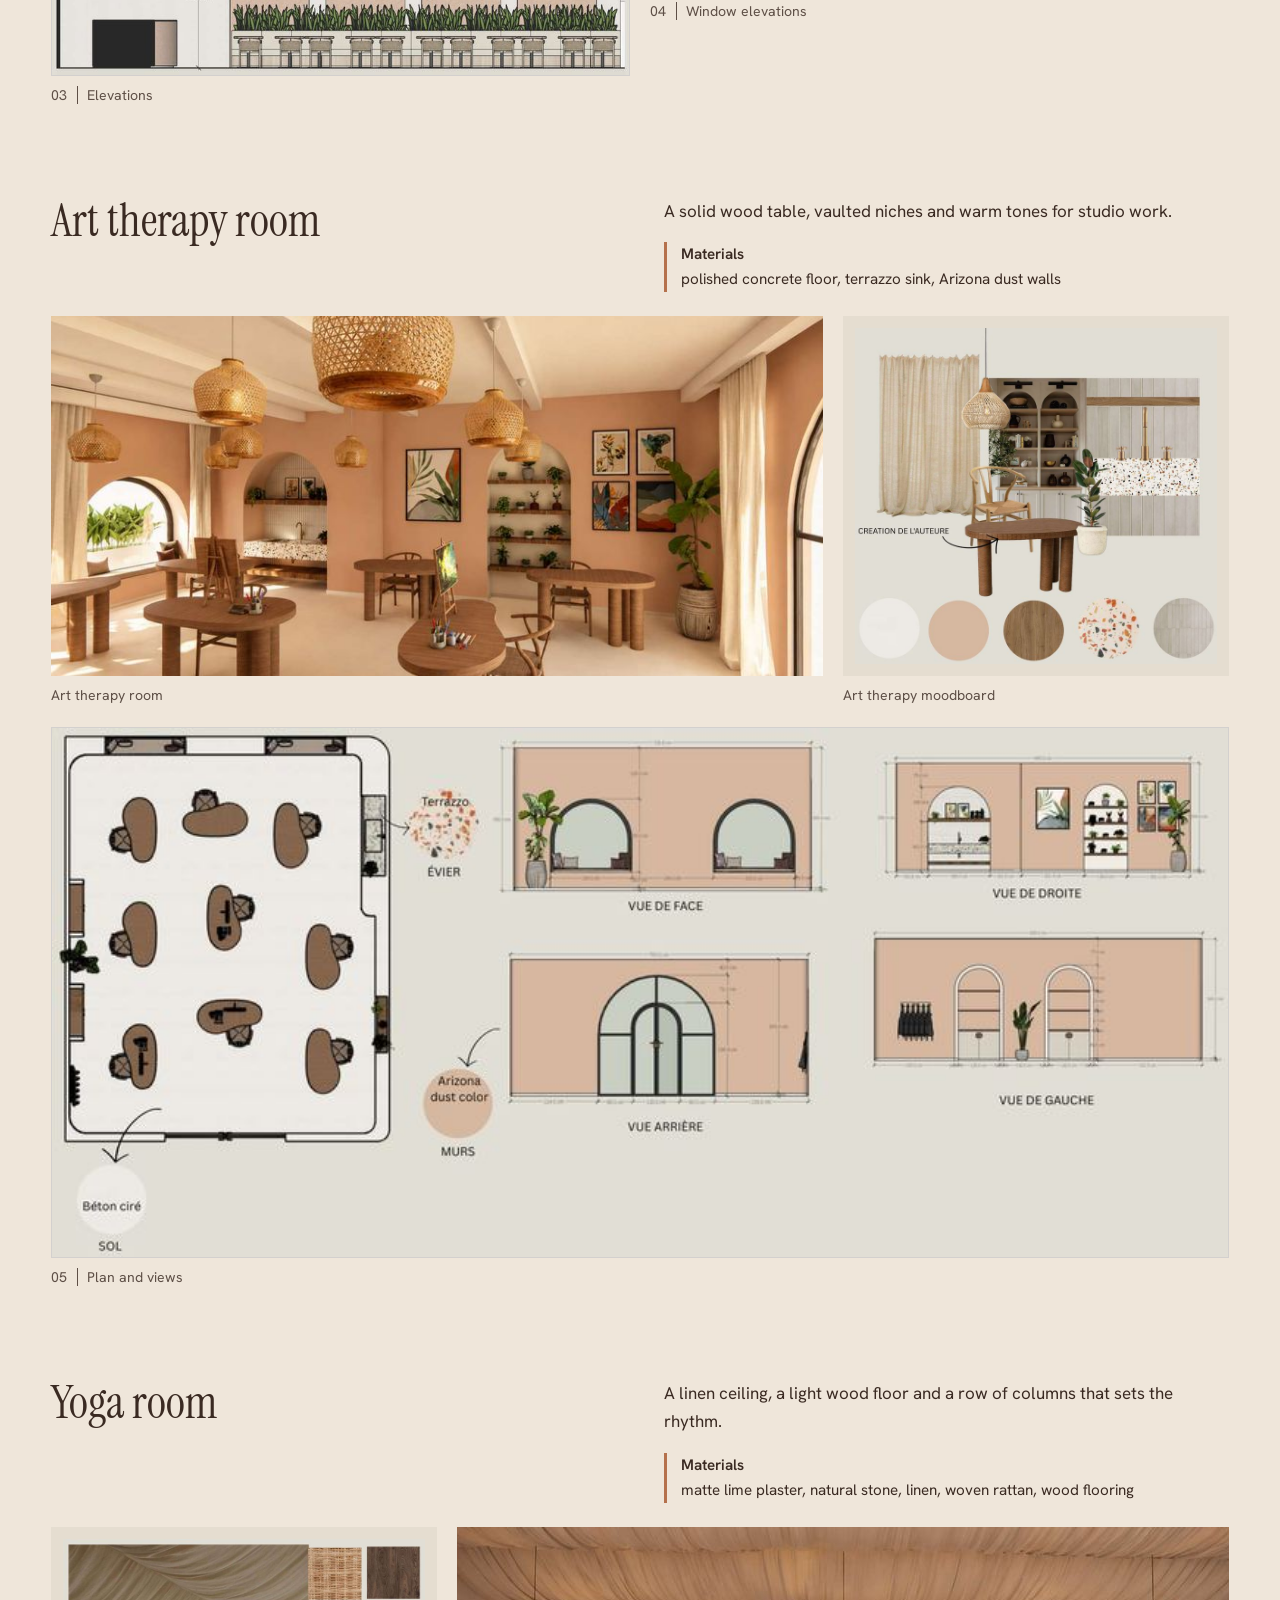
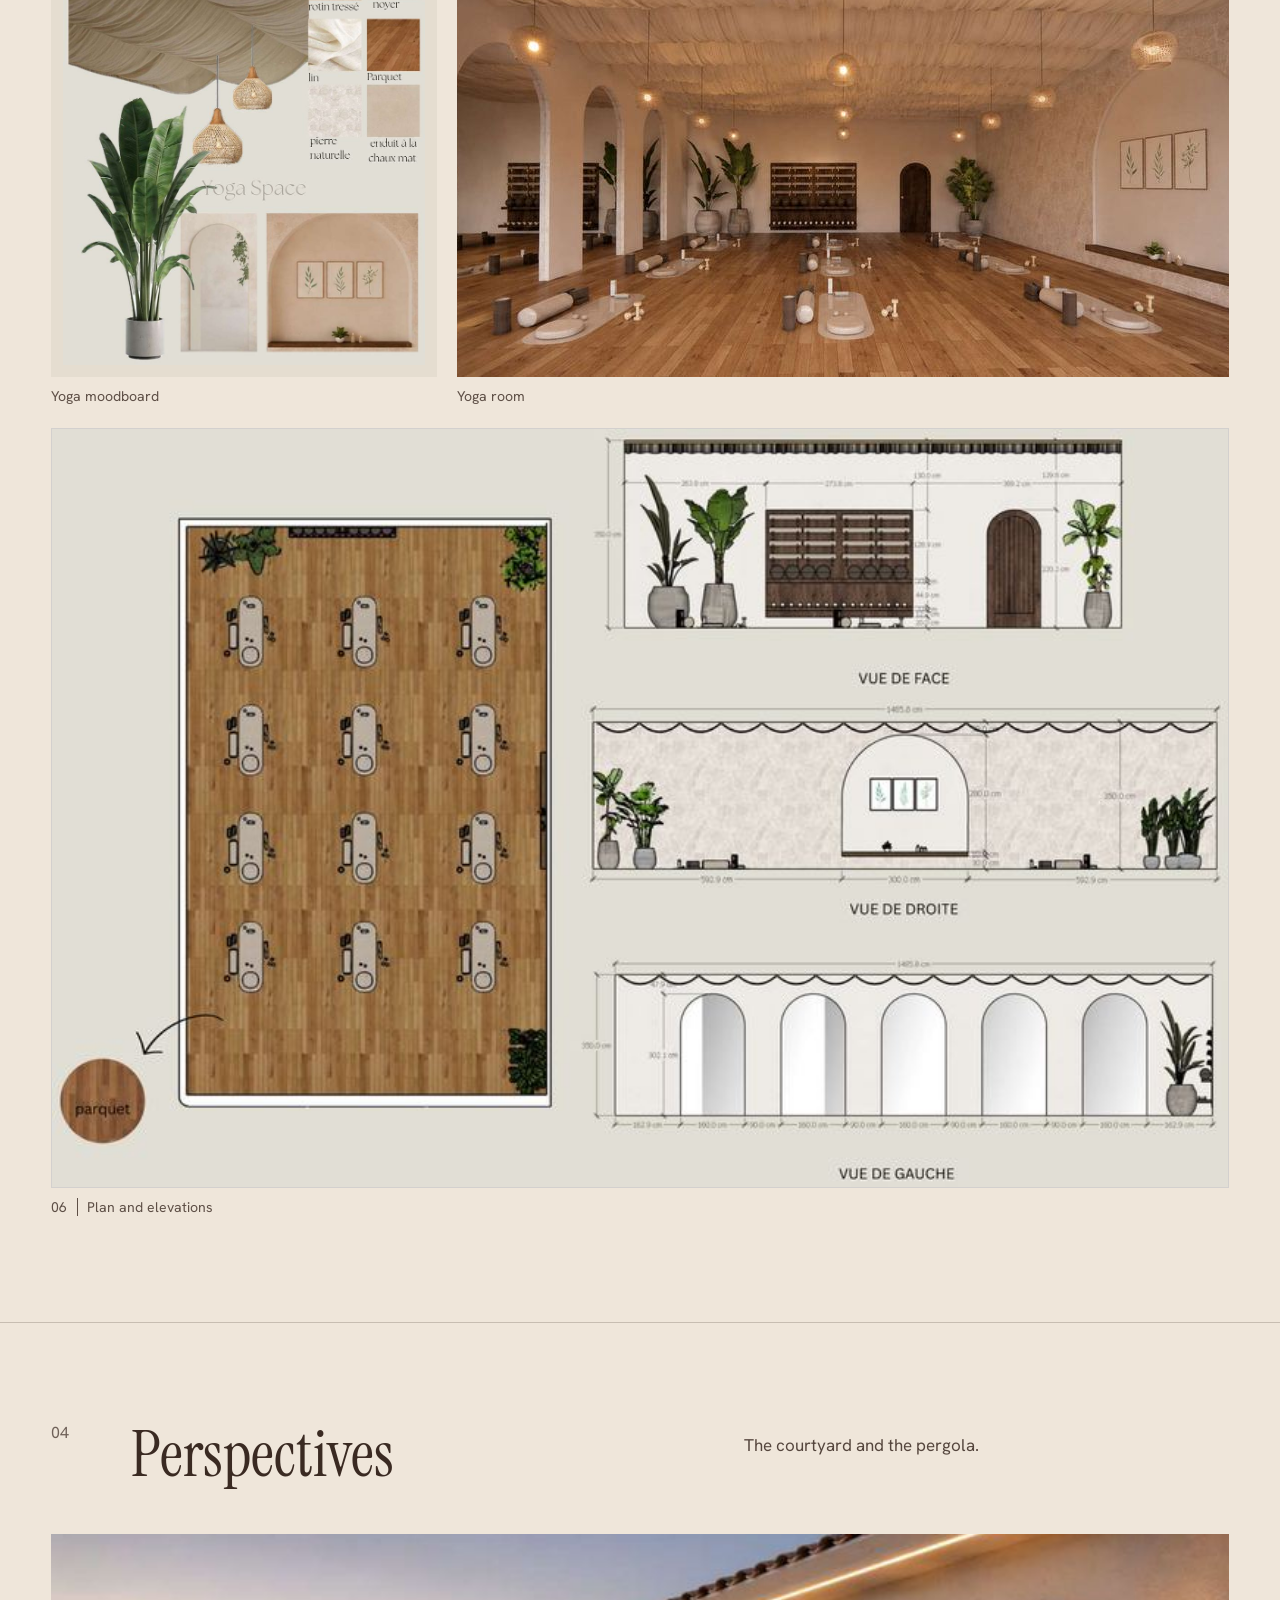
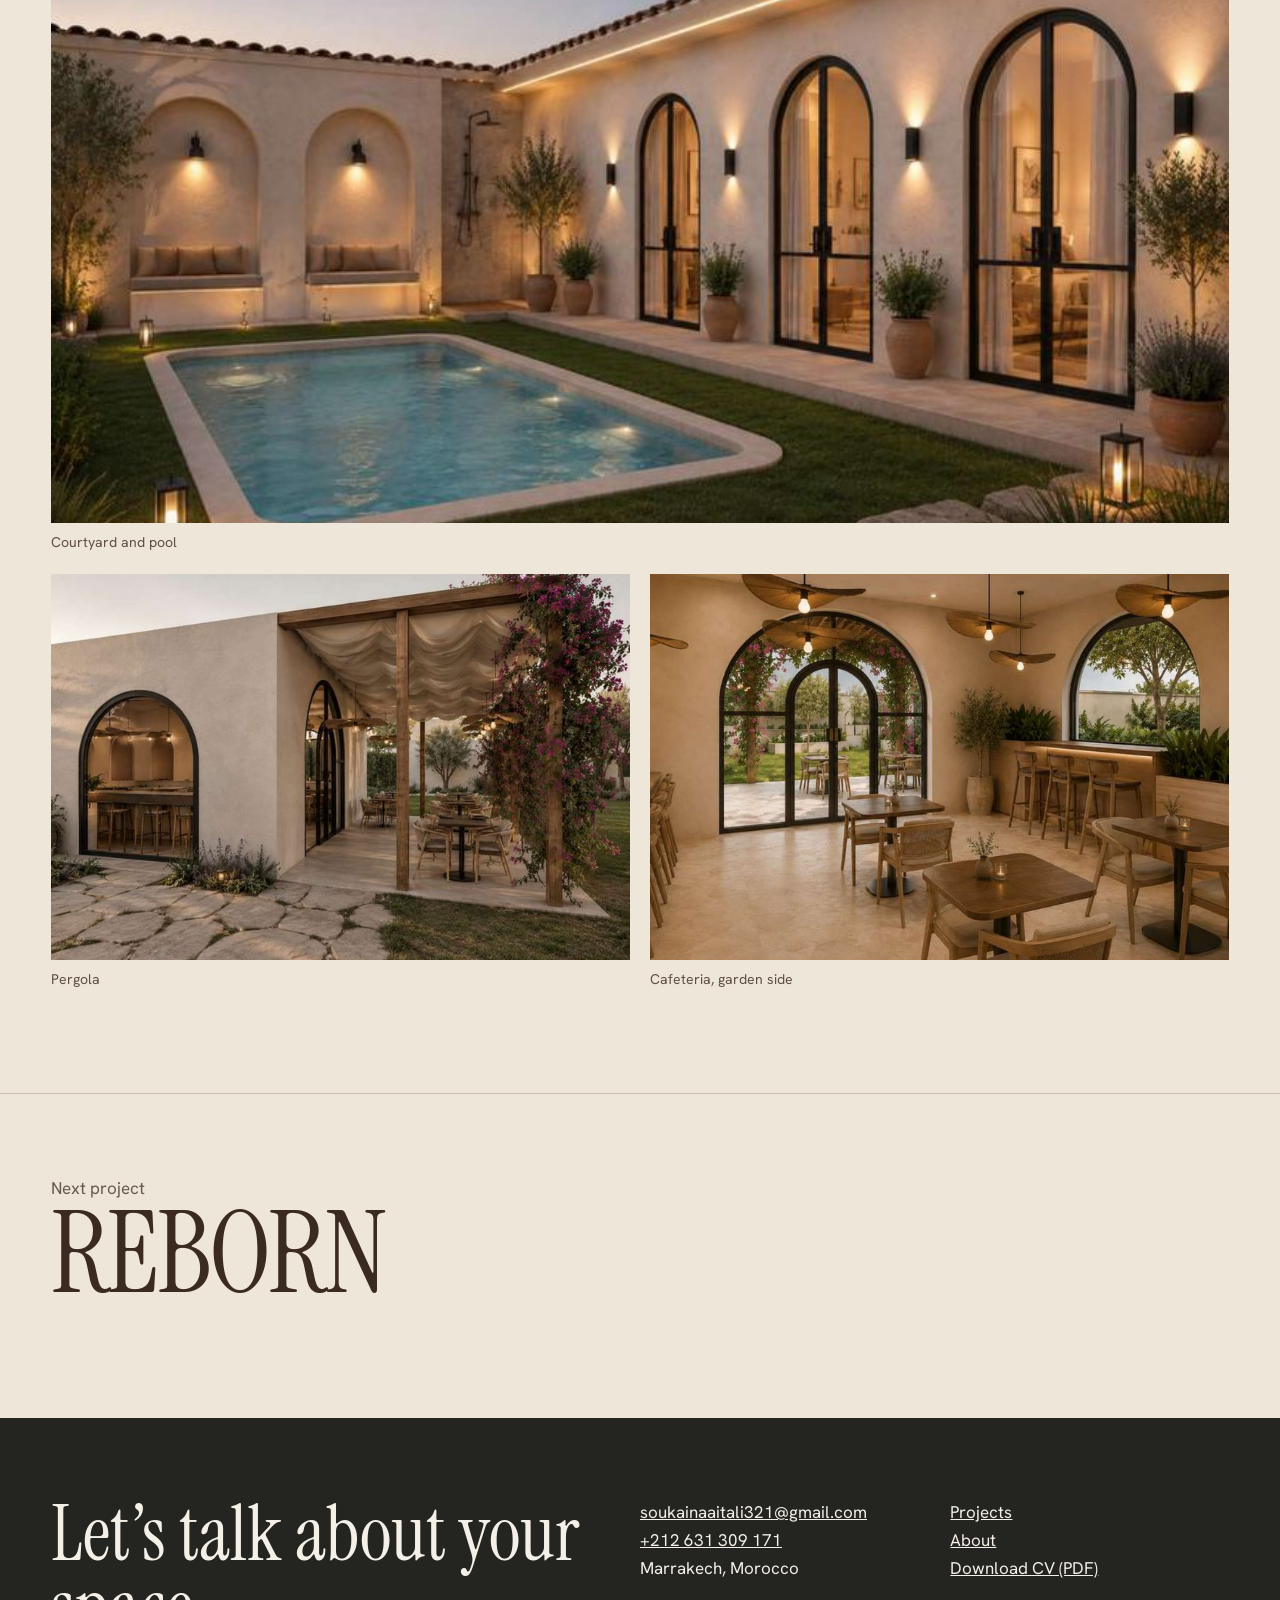
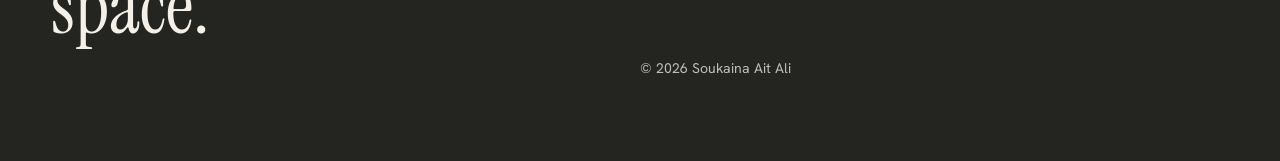
<file: project-rehabilitation.html>
<!doctype html>
<html lang="en"><head><meta charset="utf-8"><meta name="viewport" content="width=device-width,initial-scale=1">
<title>Rehabilitation Centre — Soukaina Ait Ali</title><meta name="description" content="A rehabilitation centre in Rabat for behavioural addictions linked to instant gratification, organised around a central garden.">
<meta property="og:title" content="Rehabilitation Centre — Soukaina Ait Ali"><meta property="og:description" content="A rehabilitation centre in Rabat for behavioural addictions linked to instant gratification, organised around a central garden."><meta property="og:type" content="website"><meta property="og:image" content="img/rc-main.jpg">
<link rel="icon" type="image/png" sizes="32x32" href="favicon-32.png"><link rel="icon" type="image/png" sizes="192x192" href="favicon-192.png"><link rel="apple-touch-icon" href="apple-touch-icon.png">
<link rel="preconnect" href="https://fonts.googleapis.com"><link rel="preconnect" href="https://fonts.gstatic.com" crossorigin>
<link href="https://fonts.googleapis.com/css2?family=Hanken+Grotesk:wght@400;500;600&family=Instrument+Serif:ital@0;1&display=swap" rel="stylesheet">
<link rel="stylesheet" href="css/site.css"></head>
<body class="t-rehab"><a class="skip" href="#main">Skip to content</a>
<header class="top"><a class="brand" href="index.html">Soukaina Ait Ali</a><nav aria-label="Main navigation"><a href="projects.html">Projects</a><a href="about.html">About</a><a href="contact.html">Contact</a><a href="cv/Soukaina_Ait_Ali_CV.pdf">CV</a></nav></header>
<main id="main"><header class="cs-hero"><div class="cs-t"><p class="kind">Academic project · Rabat</p><h1>Rehabilitation Centre</h1><p class="lead">Interior architecture for a rehabilitation centre in Rabat: calm, light and a garden at the centre.</p><nav class="cs-idx" aria-label="Sections"><a href="#concept">Concept</a><a href="#plans">Plans</a><a href="#spaces">Spaces</a><a href="#perspectives">Perspectives</a></nav></div>
<figure class="fig cs-cover"><a href="img/rc-main.jpg" data-lb aria-label="Enlarge: Garden of the rehabilitation centre at sunset: curved stone bench, wooden pergola and orange tree"><img src="img/rc-main-800.jpg" srcset="img/rc-main-800.jpg 800w, img/rc-main.jpg 1800w" sizes="(min-width:900px) 58vw, 100vw" width="1800" height="1278" alt="Garden of the rehabilitation centre at sunset: curved stone bench, wooden pergola and orange tree" fetchpriority=high decoding=async></a></figure></header><section class="sec" id="concept"><header class="sec-h"><span class="num">01</span><h2>Concept</h2><p>The question that started the project.</p></header><div class="sec-b"><p class="big">How can a rehabilitation centre treat behavioural addictions linked to instant gratification, with an interior that supports well-being, digital detox and reconnection with oneself?</p><p>Social media, smartphone dependency, short-form content and compulsive shopping affect well-being, relationships and quality of life. The centre answers with architecture, nature and interior design working together in a modern Mediterranean spirit.</p></div></section><section class="sec" id="plans"><header class="sec-h"><span class="num">02</span><h2>Plans and sections</h2><p>The centre is organised around a central garden.</p></header><div class="sec-b"><div class="sheets"><figure class="fig sheet"><a href="img/rc-plan-layout.jpg" data-lb aria-label="Enlarge: Floor plan"><img src="img/rc-plan-layout-800.jpg" srcset="img/rc-plan-layout-800.jpg 800w, img/rc-plan-layout.jpg 1098w" sizes="(min-width:900px) 60vw, 100vw" width="1098" height="1222" alt="Floor plan of the rehabilitation centre" loading=lazy decoding=async></a><figcaption>Floor plan</figcaption></figure><figure class="fig sheet"><a href="img/rc-plan-electrical.jpg" data-lb aria-label="Enlarge: Electrical plan"><img src="img/rc-plan-electrical-800.jpg" srcset="img/rc-plan-electrical-800.jpg 800w, img/rc-plan-electrical.jpg 1178w" sizes="(min-width:900px) 60vw, 100vw" width="1178" height="1221" alt="Electrical plan of the rehabilitation centre" loading=lazy decoding=async></a><figcaption>Electrical plan</figcaption></figure></div><div class="sheets"><figure class="fig sheet"><a href="img/rc-plan-ceiling.jpg" data-lb aria-label="Enlarge: Ceiling plan"><img src="img/rc-plan-ceiling-800.jpg" srcset="img/rc-plan-ceiling-800.jpg 800w, img/rc-plan-ceiling.jpg 1741w" sizes="(min-width:900px) 60vw, 100vw" width="1741" height="1240" alt="Ceiling plan with two material samples" loading=lazy decoding=async></a><figcaption>Ceiling plan</figcaption></figure><figure class="fig sheet"><a href="img/rc-sections.jpg" data-lb aria-label="Enlarge: Sections A and C"><img src="img/rc-sections-800.jpg" srcset="img/rc-sections-800.jpg 800w, img/rc-sections.jpg 1800w" sizes="(min-width:900px) 60vw, 100vw" width="1800" height="560" alt="Sections A and C through the centre" loading=lazy decoding=async></a><figcaption>Sections A and C</figcaption></figure></div></div></section><section class="sec" id="spaces"><header class="sec-h"><span class="num">03</span><h2>Four spaces</h2><p>Each room comes with its moodboard, plan and elevations.</p></header><div class="sec-b"><article class="room" id="bedroom"><div class="room-t"><h3>Bedroom</h3><p>A calm room for rest: wooden headboard, lime-plastered wall and a large arched window.</p><p class="mats"><b>Materials</b>woven rattan, travertine, walnut, matte lime plaster</p></div>
<div class="room-g"><figure class="fig cover"><a href="img/rc-bedroom-render.jpg" data-lb aria-label="Enlarge: Bedroom seen from above"><img src="img/rc-bedroom-render-800.jpg" srcset="img/rc-bedroom-render-800.jpg 800w, img/rc-bedroom-render.jpg 1212w" sizes="(min-width:900px) 60vw, 100vw" width="1212" height="854" alt="Bedroom seen from above: bed, walnut headboard, rug and arched window" loading=lazy decoding=async></a><figcaption>Bedroom seen from above</figcaption></figure><figure class="fig board"><a href="img/rc-bedroom-mood.jpg" data-lb aria-label="Enlarge: Bedroom moodboard"><img src="img/rc-bedroom-mood-800.jpg" srcset="img/rc-bedroom-mood-800.jpg 800w, img/rc-bedroom-mood.jpg 1365w" sizes="(min-width:900px) 60vw, 100vw" width="1365" height="1488" alt="Bedroom moodboard" loading=lazy decoding=async></a><figcaption>Bedroom moodboard</figcaption></figure></div><div class="room-s"><figure class="fig sheet"><a href="img/rc-bedroom-plans.jpg" data-lb aria-label="Enlarge: Plan and elevations"><img src="img/rc-bedroom-plans-800.jpg" srcset="img/rc-bedroom-plans-800.jpg 800w, img/rc-bedroom-plans.jpg 1800w" sizes="(min-width:900px) 60vw, 100vw" width="1800" height="1271" alt="Bedroom plan and elevations with dimensions" loading=lazy decoding=async></a><figcaption>Plan and elevations</figcaption></figure></div></article><article class="room flip" id="cafeteria"><div class="room-t"><h3>Cafeteria</h3><p>Arches, natural-fibre pendants and a sand-pink counter for a quiet place to eat.</p><p class="mats"><b>Materials</b>stone, tile</p></div>
<div class="room-g"><figure class="fig cover"><a href="img/rc-cafe-render-1.jpg" data-lb aria-label="Enlarge: Cafeteria"><img src="img/rc-cafe-render-1-800.jpg" srcset="img/rc-cafe-render-1-800.jpg 800w, img/rc-cafe-render-1.jpg 1224w" sizes="(min-width:900px) 60vw, 100vw" width="1224" height="1050" alt="Cafeteria with rattan pendants, arched niche and pink counter" loading=lazy decoding=async></a><figcaption>Cafeteria</figcaption></figure><figure class="fig board"><a href="img/rc-cafe-mood.jpg" data-lb aria-label="Enlarge: Cafeteria moodboard"><img src="img/rc-cafe-mood-800.jpg" srcset="img/rc-cafe-mood-800.jpg 800w, img/rc-cafe-mood.jpg 1158w" sizes="(min-width:900px) 60vw, 100vw" width="1158" height="1270" alt="Cafeteria moodboard" loading=lazy decoding=async></a><figcaption>Cafeteria moodboard</figcaption></figure></div><div class="room-s"><figure class="fig sheet"><a href="img/rc-cafe-plan.jpg" data-lb aria-label="Enlarge: Plan"><img src="img/rc-cafe-plan-800.jpg" srcset="img/rc-cafe-plan-800.jpg 800w, img/rc-cafe-plan.jpg 1800w" sizes="(min-width:900px) 60vw, 100vw" width="1800" height="855" alt="Cafeteria floor plan" loading=lazy decoding=async></a><figcaption>Plan</figcaption></figure><div class="sheets"><figure class="fig sheet"><a href="img/rc-cafe-elev-a.jpg" data-lb aria-label="Enlarge: Elevations"><img src="img/rc-cafe-elev-a-800.jpg" srcset="img/rc-cafe-elev-a-800.jpg 800w, img/rc-cafe-elev-a.jpg 1800w" sizes="(min-width:900px) 60vw, 100vw" width="1800" height="1394" alt="Cafeteria counter and planted wall elevations" loading=lazy decoding=async></a><figcaption>Elevations</figcaption></figure><figure class="fig sheet"><a href="img/rc-cafe-elev-b.jpg" data-lb aria-label="Enlarge: Window elevations"><img src="img/rc-cafe-elev-b-800.jpg" srcset="img/rc-cafe-elev-b-800.jpg 800w, img/rc-cafe-elev-b.jpg 1800w" sizes="(min-width:900px) 60vw, 100vw" width="1800" height="1134" alt="Elevations of the arched windows" loading=lazy decoding=async></a><figcaption>Window elevations</figcaption></figure></div></div></article><article class="room" id="art-therapy"><div class="room-t"><h3>Art therapy room</h3><p>A solid wood table, vaulted niches and warm tones for studio work.</p><p class="mats"><b>Materials</b>polished concrete floor, terrazzo sink, Arizona dust walls</p></div>
<div class="room-g"><figure class="fig cover"><a href="img/rc-art-render.jpg" data-lb aria-label="Enlarge: Art therapy room"><img src="img/rc-art-render-800.jpg" srcset="img/rc-art-render-800.jpg 800w, img/rc-art-render.jpg 1583w" sizes="(min-width:900px) 60vw, 100vw" width="1583" height="891" alt="Art therapy room with wooden tables, vaulted niches and framed artworks" loading=lazy decoding=async></a><figcaption>Art therapy room</figcaption></figure><figure class="fig board"><a href="img/rc-art-mood.jpg" data-lb aria-label="Enlarge: Art therapy moodboard"><img src="img/rc-art-mood-800.jpg" srcset="img/rc-art-mood-800.jpg 800w, img/rc-art-mood.jpg 1695w" sizes="(min-width:900px) 60vw, 100vw" width="1695" height="1572" alt="Art therapy moodboard" loading=lazy decoding=async></a><figcaption>Art therapy moodboard</figcaption></figure></div><div class="room-s"><figure class="fig sheet"><a href="img/rc-art-plan.jpg" data-lb aria-label="Enlarge: Plan and views"><img src="img/rc-art-plan-800.jpg" srcset="img/rc-art-plan-800.jpg 800w, img/rc-art-plan.jpg 1800w" sizes="(min-width:900px) 60vw, 100vw" width="1800" height="811" alt="Art therapy room plan and views" loading=lazy decoding=async></a><figcaption>Plan and views</figcaption></figure></div></article><article class="room flip" id="yoga"><div class="room-t"><h3>Yoga room</h3><p>A linen ceiling, a light wood floor and a row of columns that sets the rhythm.</p><p class="mats"><b>Materials</b>matte lime plaster, natural stone, linen, woven rattan, wood flooring</p></div>
<div class="room-g"><figure class="fig cover"><a href="img/rc-yoga-render.jpg" data-lb aria-label="Enlarge: Yoga room"><img src="img/rc-yoga-render-800.jpg" srcset="img/rc-yoga-render-800.jpg 800w, img/rc-yoga-render.jpg 1800w" sizes="(min-width:900px) 60vw, 100vw" width="1800" height="1012" alt="Yoga room with wood floor, columns and a stretched fabric ceiling" loading=lazy decoding=async></a><figcaption>Yoga room</figcaption></figure><figure class="fig board"><a href="img/rc-yoga-mood.jpg" data-lb aria-label="Enlarge: Yoga moodboard"><img src="img/rc-yoga-mood-800.jpg" srcset="img/rc-yoga-mood-800.jpg 800w, img/rc-yoga-mood.jpg 1041w" sizes="(min-width:900px) 60vw, 100vw" width="1041" height="1225" alt="Yoga moodboard" loading=lazy decoding=async></a><figcaption>Yoga moodboard</figcaption></figure></div><div class="room-s"><figure class="fig sheet"><a href="img/rc-yoga-plan.jpg" data-lb aria-label="Enlarge: Plan and elevations"><img src="img/rc-yoga-plan-800.jpg" srcset="img/rc-yoga-plan-800.jpg 800w, img/rc-yoga-plan.jpg 1800w" sizes="(min-width:900px) 60vw, 100vw" width="1800" height="1162" alt="Yoga room plan and elevations" loading=lazy decoding=async></a><figcaption>Plan and elevations</figcaption></figure></div></article></div></section><section class="sec" id="perspectives"><header class="sec-h"><span class="num">04</span><h2>Perspectives</h2><p>The courtyard and the pergola.</p></header><div class="sec-b"><div class="gal"><figure class="fig wide"><a href="img/rc-pool.jpg" data-lb aria-label="Enlarge: Courtyard and pool"><img src="img/rc-pool-800.jpg" srcset="img/rc-pool-800.jpg 800w, img/rc-pool.jpg 1498w" sizes="(min-width:900px) 60vw, 100vw" width="1498" height="842" alt="Courtyard with a swimming pool and arched façade lit at dusk" loading=lazy decoding=async></a><figcaption>Courtyard and pool</figcaption></figure><figure class="fig "><a href="img/rc-pergola.jpg" data-lb aria-label="Enlarge: Pergola"><img src="img/rc-pergola-800.jpg" srcset="img/rc-pergola-800.jpg 800w, img/rc-pergola.jpg 1268w" sizes="(min-width:900px) 60vw, 100vw" width="1268" height="798" alt="Wooden pergola and bougainvillea in front of an arched door" loading=lazy decoding=async></a><figcaption>Pergola</figcaption></figure><figure class="fig "><a href="img/rc-cafe-render-2.jpg" data-lb aria-label="Enlarge: Cafeteria, garden side"><img src="img/rc-cafe-render-2-800.jpg" srcset="img/rc-cafe-render-2-800.jpg 800w, img/rc-cafe-render-2.jpg 956w" sizes="(min-width:900px) 60vw, 100vw" width="956" height="650" alt="Cafeteria opening onto the garden through large arched doors" loading=lazy decoding=async></a><figcaption>Cafeteria, garden side</figcaption></figure></div></div></section><div class="end"><a class="next" href="project-reborn.html"><span>Next project</span><b>REBORN</b></a></div></main>
<footer class="foot"><p class="foot-big">Let’s talk about your space.</p>
<p><a href="mailto:soukainaaitali321@gmail.com">soukainaaitali321@gmail.com</a><br><a href="tel:+212631309171">+212 631 309 171</a><br>Marrakech, Morocco</p>
<p><a href="projects.html">Projects</a><br><a href="about.html">About</a><br><a href="cv/Soukaina_Ait_Ali_CV.pdf">Download CV (PDF)</a></p>
<p class="small">© 2026 Soukaina Ait Ali</p></footer>
<dialog id="lb" aria-label="Enlarged image"><button class="x" aria-label="Close">Close</button><img alt=""></dialog>
<script src="js/site.js" defer></script></body></html>
</file>
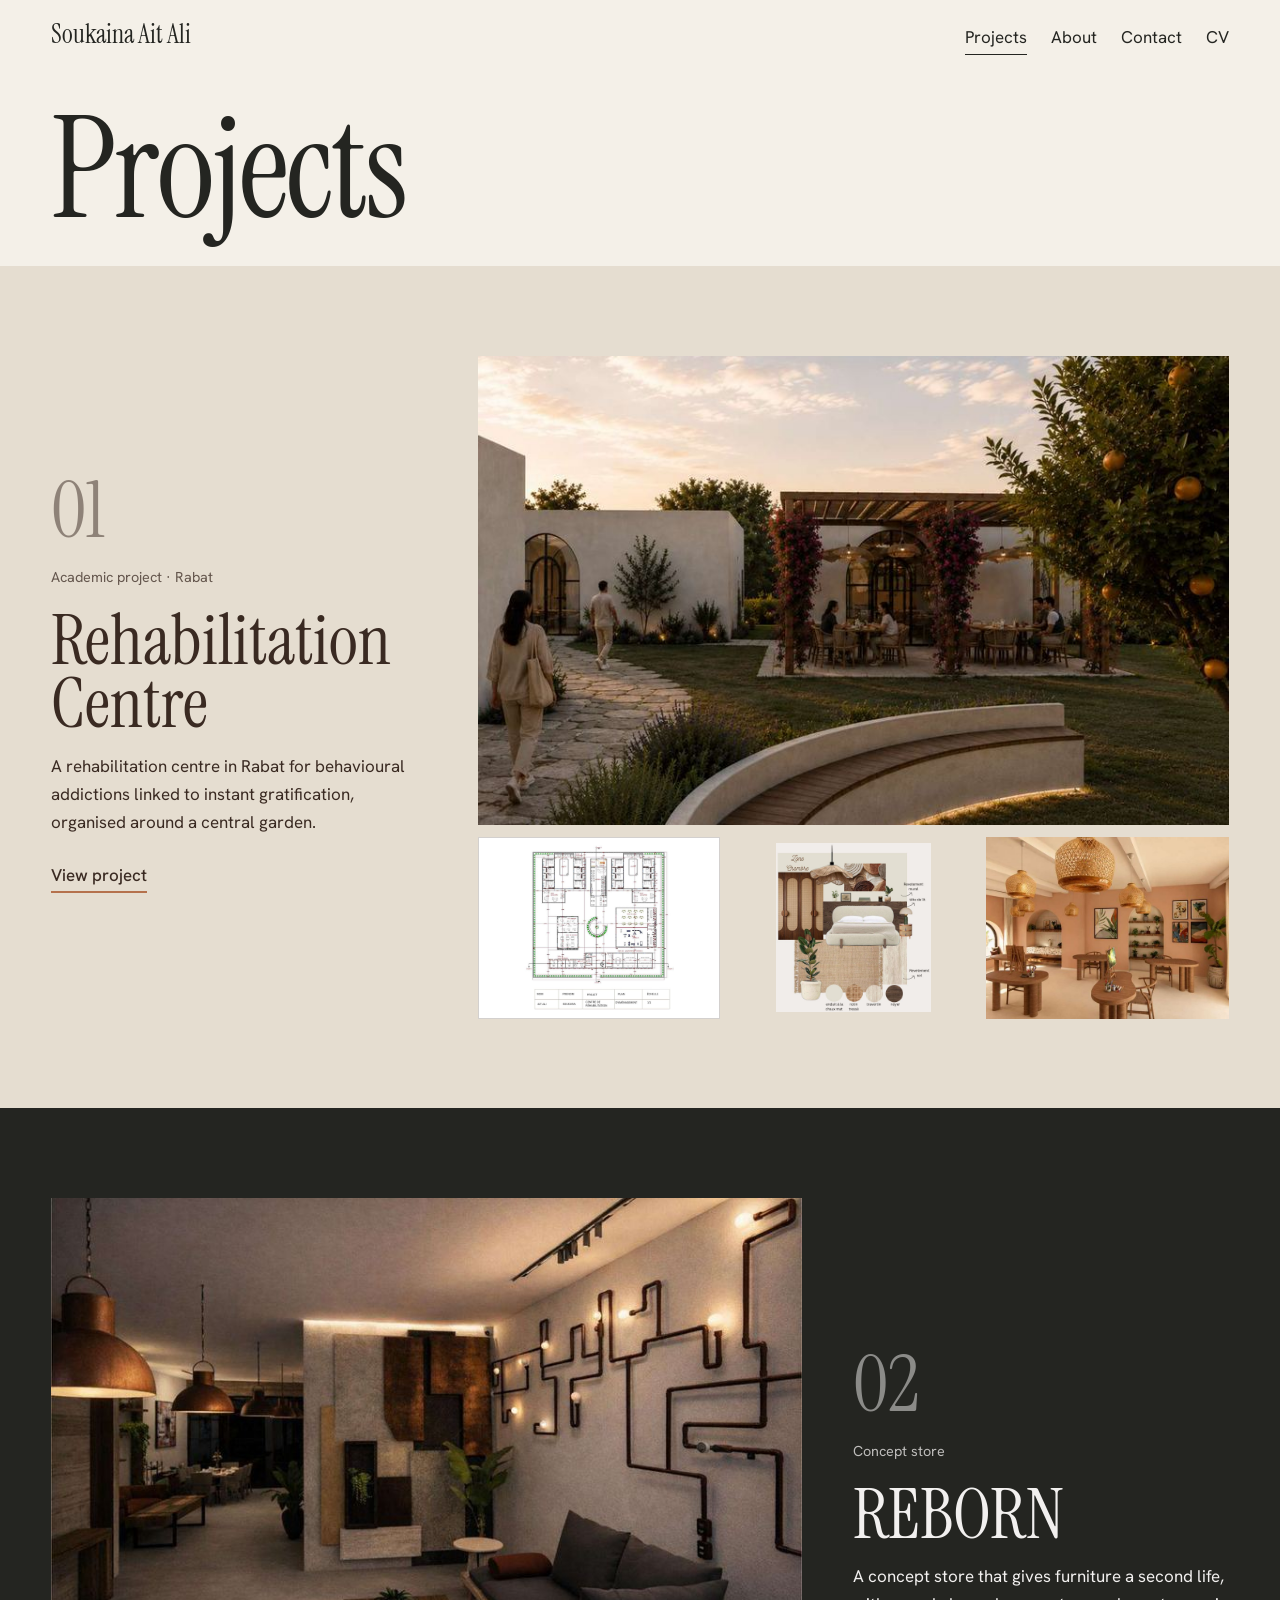
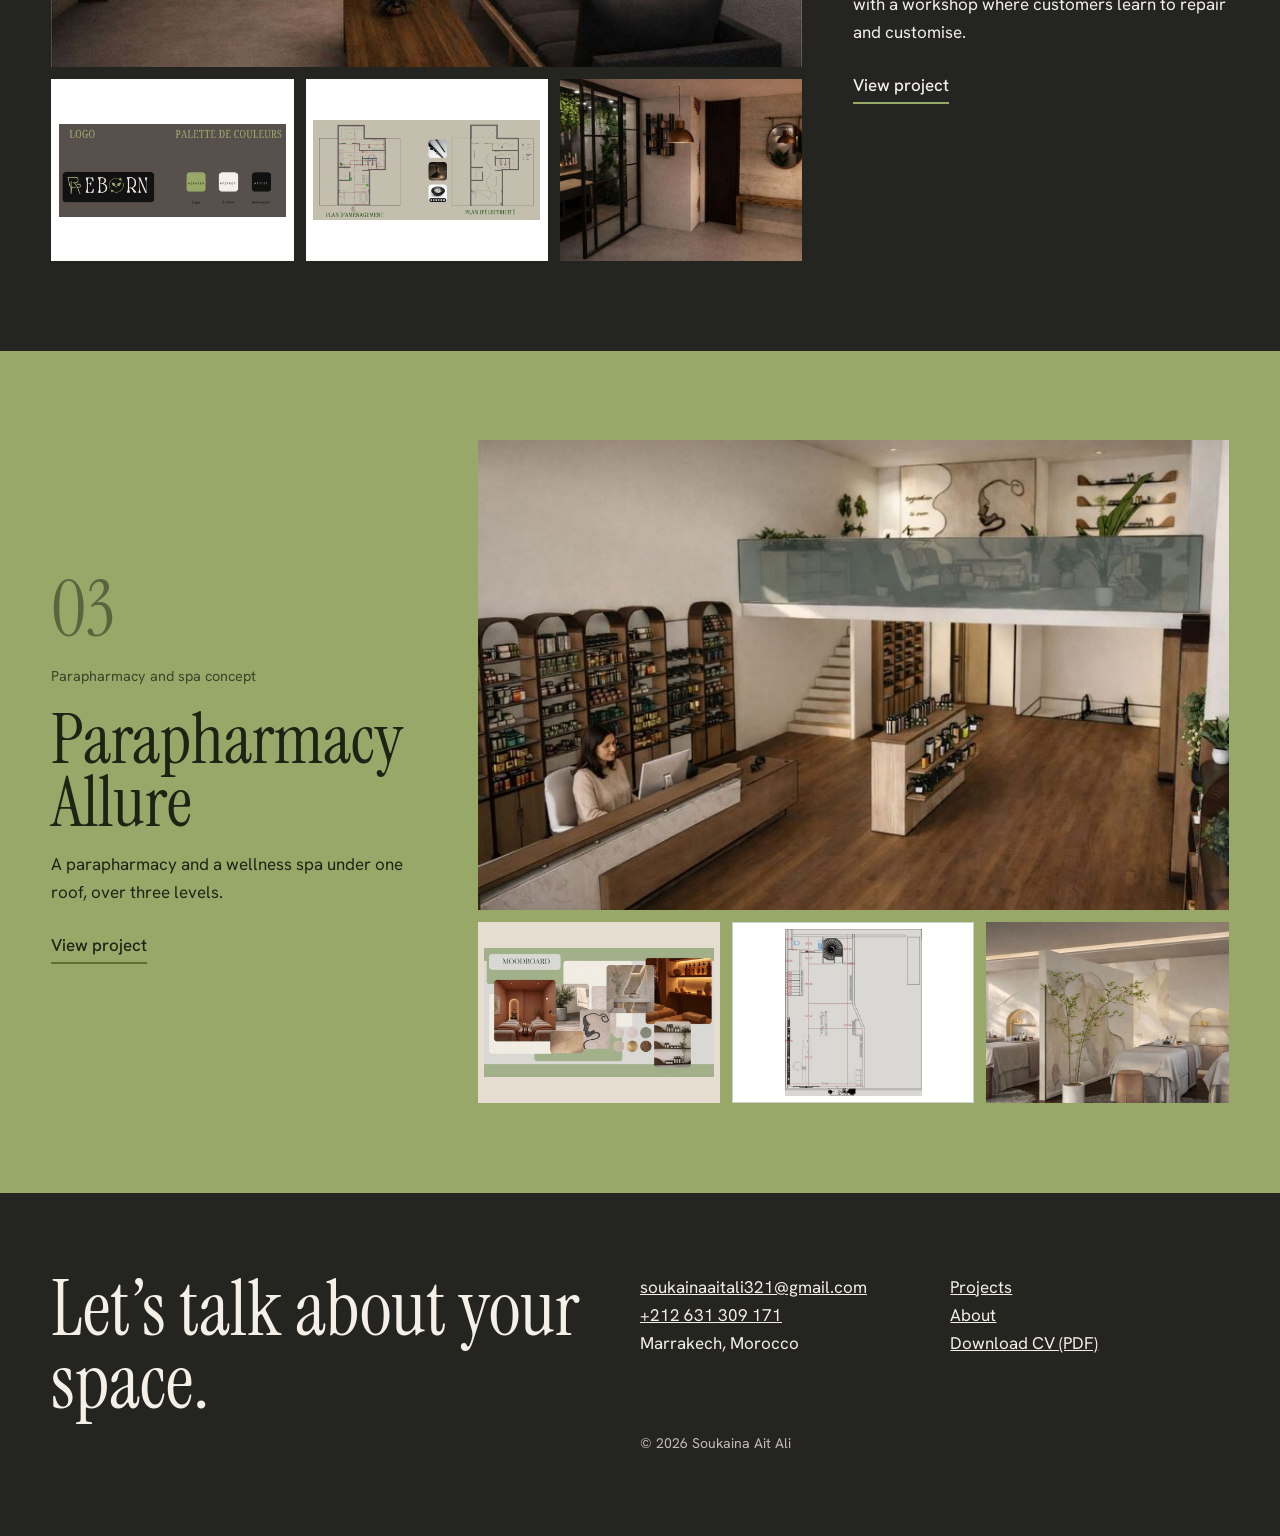
<file: projects.html>
<!doctype html>
<html lang="en"><head><meta charset="utf-8"><meta name="viewport" content="width=device-width,initial-scale=1">
<title>Projects — Soukaina Ait Ali</title><meta name="description" content="Three projects by Soukaina Ait Ali: a rehabilitation centre in Rabat, the REBORN concept store and the Parapharmacy Allure.">
<meta property="og:title" content="Projects — Soukaina Ait Ali"><meta property="og:description" content="Three projects by Soukaina Ait Ali: a rehabilitation centre in Rabat, the REBORN concept store and the Parapharmacy Allure."><meta property="og:type" content="website"><meta property="og:image" content="img/rc-main.jpg">
<link rel="icon" type="image/png" sizes="32x32" href="favicon-32.png"><link rel="icon" type="image/png" sizes="192x192" href="favicon-192.png"><link rel="apple-touch-icon" href="apple-touch-icon.png">
<link rel="preconnect" href="https://fonts.googleapis.com"><link rel="preconnect" href="https://fonts.gstatic.com" crossorigin>
<link href="https://fonts.googleapis.com/css2?family=Hanken+Grotesk:wght@400;500;600&family=Instrument+Serif:ital@0;1&display=swap" rel="stylesheet">
<link rel="stylesheet" href="css/site.css"></head>
<body class="proj"><a class="skip" href="#main">Skip to content</a>
<header class="top"><a class="brand" href="index.html">Soukaina Ait Ali</a><nav aria-label="Main navigation"><a href="projects.html" aria-current=page>Projects</a><a href="about.html">About</a><a href="contact.html">Contact</a><a href="cv/Soukaina_Ait_Ali_CV.pdf">CV</a></nav></header>
<main id="main"><div class="wrap"><h1 class="pg-h">Projects</h1></div><div class="rows"><article class="row t-rehab r0"><div class="row-t"><span class="num">01</span><p class="kind">Academic project · Rabat</p><h2><a href="project-rehabilitation.html">Rehabilitation Centre</a></h2><p>A rehabilitation centre in Rabat for behavioural addictions linked to instant gratification, organised around a central garden.</p><span class="go">View project</span></div>
<div class="row-m"><figure class="fig row-cover"><img src="img/rc-main-800.jpg" srcset="img/rc-main-800.jpg 800w, img/rc-main.jpg 1800w" sizes="(min-width:900px) 58vw, 100vw" width="1800" height="1278" alt="Garden of the rehabilitation centre at sunset: curved stone bench, wooden pergola and orange tree" loading=lazy decoding=async></figure><div class="strip"><figure class="fig sheet"><img src="img/rc-plan-layout-800.jpg" srcset="img/rc-plan-layout-800.jpg 800w, img/rc-plan-layout.jpg 1098w" sizes="(min-width:900px) 18vw, 33vw" width="1098" height="1222" alt="Floor plan" loading=lazy decoding=async></figure><figure class="fig board"><img src="img/rc-bedroom-mood-800.jpg" srcset="img/rc-bedroom-mood-800.jpg 800w, img/rc-bedroom-mood.jpg 1365w" sizes="(min-width:900px) 18vw, 33vw" width="1365" height="1488" alt="Bedroom moodboard" loading=lazy decoding=async></figure><figure class="fig "><img src="img/rc-art-render-800.jpg" srcset="img/rc-art-render-800.jpg 800w, img/rc-art-render.jpg 1583w" sizes="(min-width:900px) 18vw, 33vw" width="1583" height="891" alt="Art therapy room" loading=lazy decoding=async></figure></div></div></article><article class="row t-reborn r1"><div class="row-t"><span class="num">02</span><p class="kind">Concept store</p><h2><a href="project-reborn.html">REBORN</a></h2><p>A concept store that gives furniture a second life, with a workshop where customers learn to repair and customise.</p><span class="go">View project</span></div>
<div class="row-m"><figure class="fig row-cover"><img src="img/reborn-persp-salon-800.jpg" srcset="img/reborn-persp-salon-800.jpg 800w, img/reborn-persp-salon.jpg 1800w" sizes="(min-width:900px) 58vw, 100vw" width="1800" height="1198" alt="REBORN lounge: grey sofa, copper pendant lamps and black pipework on the wall" loading=lazy decoding=async></figure><div class="strip"><figure class="fig sheet"><img src="img/reborn-logo-palette-800.jpg" srcset="img/reborn-logo-palette-800.jpg 800w, img/reborn-logo-palette.jpg 1800w" sizes="(min-width:900px) 18vw, 33vw" width="1800" height="736" alt="Logo and palette" loading=lazy decoding=async></figure><figure class="fig sheet"><img src="img/reborn-plans-amenagement-electricite-800.jpg" srcset="img/reborn-plans-amenagement-electricite-800.jpg 800w, img/reborn-plans-amenagement-electricite.jpg 1800w" sizes="(min-width:900px) 18vw, 33vw" width="1800" height="793" alt="Floor and electrical plans" loading=lazy decoding=async></figure><figure class="fig "><img src="img/reborn-persp-entree-800.jpg" srcset="img/reborn-persp-entree-800.jpg 800w, img/reborn-persp-entree.jpg 1800w" sizes="(min-width:900px) 18vw, 33vw" width="1800" height="1019" alt="Entrance" loading=lazy decoding=async></figure></div></div></article><article class="row t-allure r0"><div class="row-t"><span class="num">03</span><p class="kind">Parapharmacy and spa concept</p><h2><a href="project-allure.html">Parapharmacy Allure</a></h2><p>A parapharmacy and a wellness spa under one roof, over three levels.</p><span class="go">View project</span></div>
<div class="row-m"><figure class="fig row-cover"><img src="img/para-persp-boutique-800.jpg" srcset="img/para-persp-boutique-800.jpg 800w, img/para-persp-boutique.jpg 1706w" sizes="(min-width:900px) 58vw, 100vw" width="1706" height="1087" alt="Parapharmacy shop seen from the mezzanine: wooden shelving, counter and parquet floor" loading=lazy decoding=async></figure><div class="strip"><figure class="fig board"><img src="img/para-moodboard-800.jpg" srcset="img/para-moodboard-800.jpg 800w, img/para-moodboard.jpg 1800w" sizes="(min-width:900px) 18vw, 33vw" width="1800" height="1012" alt="Moodboard" loading=lazy decoding=async></figure><figure class="fig sheet"><img src="img/para-plan-etage-800.jpg" srcset="img/para-plan-etage-800.jpg 800w, img/para-plan-etage.jpg 1235w" sizes="(min-width:900px) 18vw, 33vw" width="1235" height="1512" alt="First-floor plan" loading=lazy decoding=async></figure><figure class="fig "><img src="img/para-persp-spa-800.jpg" srcset="img/para-persp-spa-800.jpg 800w, img/para-persp-spa.jpg 1796w" sizes="(min-width:900px) 18vw, 33vw" width="1796" height="1025" alt="Spa treatment rooms" loading=lazy decoding=async></figure></div></div></article></div></main>
<footer class="foot"><p class="foot-big">Let’s talk about your space.</p>
<p><a href="mailto:soukainaaitali321@gmail.com">soukainaaitali321@gmail.com</a><br><a href="tel:+212631309171">+212 631 309 171</a><br>Marrakech, Morocco</p>
<p><a href="projects.html">Projects</a><br><a href="about.html">About</a><br><a href="cv/Soukaina_Ait_Ali_CV.pdf">Download CV (PDF)</a></p>
<p class="small">© 2026 Soukaina Ait Ali</p></footer>
<dialog id="lb" aria-label="Enlarged image"><button class="x" aria-label="Close">Close</button><img alt=""></dialog>
<script src="js/site.js" defer></script></body></html>
</file>
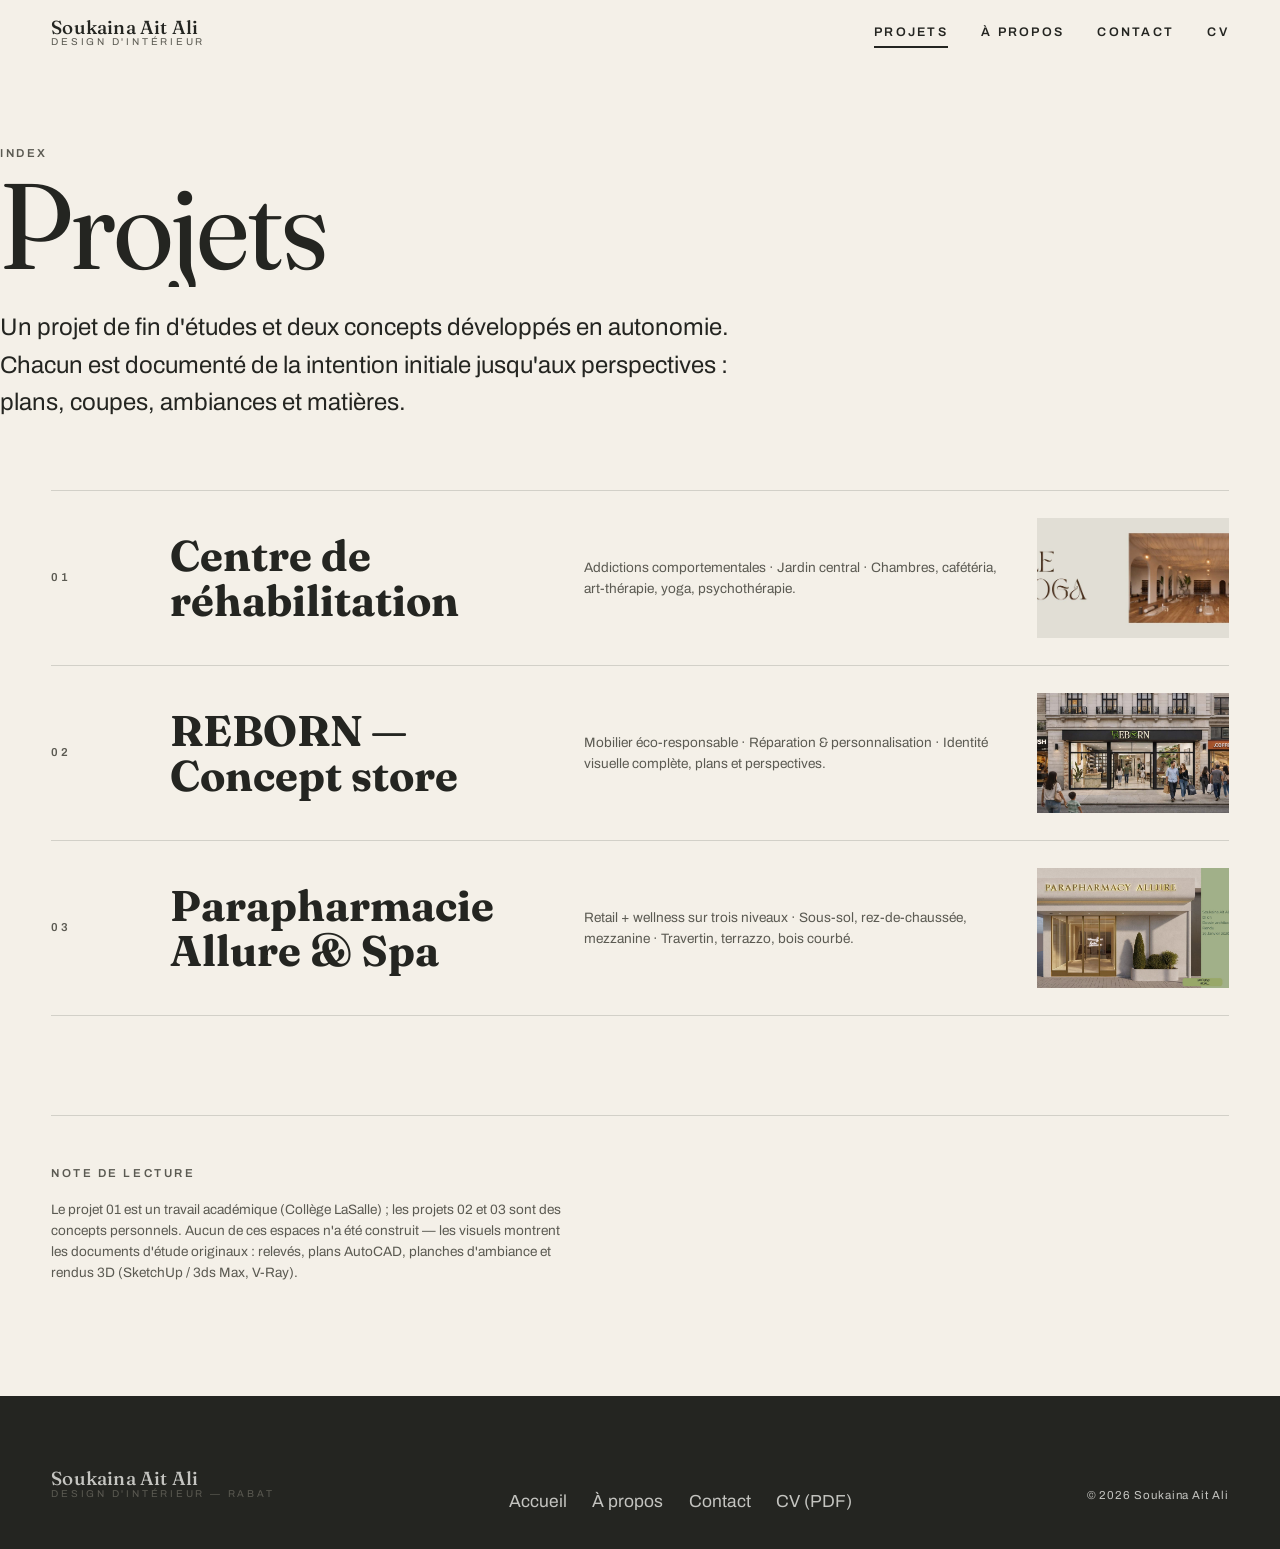
<file: projets.html>
<!DOCTYPE html>
<html lang="fr">
<head>
  <meta charset="UTF-8" />
  <meta name="viewport" content="width=device-width, initial-scale=1.0" />
  <title>Projets — Soukaina Ait Ali, Design d'intérieur</title>
  <meta name="description" content="Les trois projets documentés de Soukaina Ait Ali : centre de réhabilitation (académique), concept store REBORN et Parapharmacie Allure & Spa." />
  <meta name="theme-color" content="#F4F0E8" />
  <link rel="icon" href="favicon.svg" type="image/svg+xml" />
  <link rel="preconnect" href="https://fonts.googleapis.com" />
  <link rel="preconnect" href="https://fonts.gstatic.com" crossorigin />
  <link href="https://fonts.googleapis.com/css2?family=Fraunces:ital,opsz,wght@0,9..144,300..600;1,9..144,300..500&family=Archivo:wght@400;500;600;700&display=swap" rel="stylesheet" />
  <link rel="stylesheet" href="css/style.css" />
</head>
<body>
  <a class="skip-link" href="#contenu">Aller au contenu</a>

  <header class="site-head solid">
    <div class="container head-row">
      <a class="brand" href="index.html" aria-label="Soukaina Ait Ali — accueil">
        <b>Soukaina Ait&nbsp;Ali</b><span>Design d'intérieur</span>
      </a>
      <button class="nav-toggle" aria-expanded="false" aria-controls="nav" aria-label="Ouvrir le menu"><i></i><i></i><i></i></button>
      <nav id="nav" class="nav" aria-label="Navigation principale">
        <a href="projets.html">Projets</a>
        <a href="apropos.html">À propos</a>
        <a href="contact.html">Contact</a>
        <a href="cv.html">CV</a>
      </nav>
    </div>
  </header>

  <main id="contenu">
    <div class="container page-head">
      <p class="meta reveal">Index</p>
      <h1 class="h-xl line-mask"><span>Projets</span></h1>
      <p class="lede reveal" style="--d:.1s;margin-top:1.4rem">Un projet de fin d'études et deux concepts développés en autonomie. Chacun est documenté de la intention initiale jusqu'aux perspectives&nbsp;: plans, coupes, ambiances et matières.</p>
    </div>

    <div class="container">
      <ol class="index-list">
        <li class="index-item">
          <a class="index-link" href="projet-rehabilitation.html">
            <span class="meta num" aria-hidden="true">01</span>
            <h2 class="index-title">Centre de réhabilitation</h2>
            <p class="index-desc small">Addictions comportementales · Jardin central · Chambres, cafétéria, art-thérapie, yoga, psychothérapie.</p>
            <span class="index-thumb"><img src="assets/img/acad_render-yoga.jpg" alt="" loading="lazy" decoding="async" width="1601" height="572" /></span>
          </a>
        </li>
        <li class="index-item">
          <a class="index-link" href="projet-reborn.html">
            <span class="meta num" aria-hidden="true">02</span>
            <h2 class="index-title">REBORN — Concept store</h2>
            <p class="index-desc small">Mobilier éco-responsable · Réparation &amp; personnalisation · Identité visuelle complète, plans et perspectives.</p>
            <span class="index-thumb"><img src="assets/img/reborn_cover.jpg" alt="" loading="lazy" decoding="async" width="1536" height="865" /></span>
          </a>
        </li>
        <li class="index-item">
          <a class="index-link" href="projet-parapharmacie.html">
            <span class="meta num" aria-hidden="true">03</span>
            <h2 class="index-title">Parapharmacie Allure &amp; Spa</h2>
            <p class="index-desc small">Retail + wellness sur trois niveaux · Sous-sol, rez-de-chaussée, mezzanine · Travertin, terrazzo, bois courbé.</p>
            <span class="index-thumb"><img src="assets/img/para_cover.jpg" alt="" loading="lazy" decoding="async" width="1600" height="900" /></span>
          </a>
        </li>
      </ol>

      <section class="chapter" aria-labelledby="legende-t">
        <hr class="rule" style="margin-bottom:3rem" />
        <h2 id="legende-t" class="meta" style="margin-bottom:1rem">Note de lecture</h2>
        <p class="small" style="max-width:64ch">Le projet 01 est un travail académique (Collège LaSalle) ; les projets 02 et 03 sont des concepts personnels. Aucun de ces espaces n'a été construit — les visuels montrent les documents d'étude originaux&nbsp;: relevés, plans AutoCAD, planches d'ambiance et rendus 3D (SketchUp / 3ds Max, V-Ray).</p>
      </section>
    </div>
  </main>

  <footer class="site-foot">
    <div class="container foot-grid">
      <p class="brand"><b>Soukaina Ait&nbsp;Ali</b><span>Design d'intérieur — Rabat</span></p>
      <nav aria-label="Liens de pied de page">
        <a href="index.html">Accueil</a>
        <a href="apropos.html">À propos</a>
        <a href="contact.html">Contact</a>
        <a href="cv.html">CV (PDF)</a>
      </nav>
      <p class="foot-note">© 2026 Soukaina Ait Ali</p>
    </div>
  </footer>
  <script src="js/main.js" defer></script>
</body>
</html>
</file>
<file: css/site.css>
:root{--ivory:#F4F0E8;--lime:#E5DDD0;--olive:#98A869;--olive-d:#5E6E34;--char:#242521;--wine:#5B3638;
--serif:"Instrument Serif","Times New Roman",serif;--sans:"Hanken Grotesk",system-ui,sans-serif;--g:clamp(1.1rem,4vw,4rem);--line:color-mix(in srgb,currentColor 22%,transparent)}
*,*::before,*::after{box-sizing:border-box}
html{-webkit-text-size-adjust:100%}
body{margin:0;background:var(--bg,var(--ivory));color:var(--fg,var(--char));font:400 1.0625rem/1.65 var(--sans);overflow-x:clip}
.t-rehab{--bg:#EFE6DA;--fg:#3A2A22;--ac:#B5714C}
.t-reborn{--bg:#242521;--fg:#F2F0EF;--ac:#98A869}
.t-allure{--bg:#E1E6D2;--fg:#27301F;--ac:#5E6E34}
img{display:block;max-width:100%;height:auto}
a{color:inherit}
h1,h2,h3{font:400 1em/1 var(--serif);margin:0}
p{margin:0 0 1em;max-width:62ch}
:focus-visible{outline:3px solid var(--wine);outline-offset:3px}
.t-reborn :focus-visible{outline-color:var(--olive)}
.skip{position:absolute;left:-99rem;top:0;background:var(--char);color:#fff;padding:.7rem 1rem;z-index:99}.skip:focus{left:0}
.wrap{padding-inline:var(--g);max-width:96rem;margin-inline:auto}
.top{display:flex;justify-content:space-between;align-items:baseline;flex-wrap:wrap;gap:.5rem 2rem;padding:1.25rem var(--g)}
.brand{font:400 1.6rem/1 var(--serif);text-decoration:none}
.top nav{display:flex;gap:1.5rem;flex-wrap:wrap}
.top nav a{text-decoration:none;padding:.2rem 0;border-bottom:1px solid transparent}
.top nav a:hover,.top nav a[aria-current]{border-color:currentColor}
.kind{font-size:.9rem;opacity:.75;margin-bottom:1.2rem}
.lead{font-size:1.25rem;max-width:34ch}
.big{font:400 clamp(1.5rem,2.6vw,2.4rem)/1.22 var(--serif);max-width:30ch}
.go{display:inline-block;margin:.5rem 1.5rem .5rem 0;padding-bottom:.15rem;border-bottom:2px solid var(--ac,var(--wine));text-decoration:none;font-weight:500}
a.go:hover{border-bottom-width:5px}
.pg-h{font-size:clamp(3.5rem,11vw,9rem);line-height:.9;margin:2rem 0 1.5rem;letter-spacing:-.02em}
.num{font:400 1rem/1 var(--sans);opacity:.7;font-variant-numeric:tabular-nums}
/* figures */
.fig{margin:0}.fig a{display:block;cursor:zoom-in}
.fig img{width:100%}
.fig figcaption{font-size:.88rem;opacity:.8;margin-top:.5rem}
.sheet img{background:#fff;border:1px solid var(--line)}
.sec-b{counter-reset:f}
.sheet figcaption::before{counter-increment:f;content:counter(f,decimal-leading-zero);border-right:1px solid currentColor;padding-right:.6rem;margin-right:.6rem}
.board img{background:var(--lime);padding:.75rem;object-fit:contain}
.t-reborn .board img{background:#34352f}
/* home */
.hero{display:grid;grid-template-columns:repeat(12,1fr);column-gap:1rem;min-height:calc(100svh - 5rem);padding:1rem var(--g) 4rem;align-items:center}
.hero-t{grid-area:1/1/2/8;z-index:2;align-self:end}
.hero h1{margin-bottom:2rem}
.hero h1 span{display:block;font-size:clamp(4.2rem,14vw,15rem);line-height:.82;letter-spacing:-.035em}
.hero h1 span+span{margin-left:.9em}
.h-b{grid-area:1/6/2/13;align-self:start}
.h-b img{width:100%;height:min(72svh,48vw);min-height:20rem;object-fit:cover}
.h-a{grid-area:1/9/2/12;align-self:end;margin-bottom:-1.5rem;z-index:3}
.h-a img{border:10px solid var(--ivory);box-shadow:0 0 0 1px var(--line)}
.stack{position:relative}
.pj{background:var(--bg);color:var(--fg);position:sticky;top:0;min-height:100svh;display:grid;align-items:center;padding:3rem var(--g)}
.pj.t-allure{--bg:#98A869;--fg:#1D2415}.pj.t-rehab{--bg:#E5DDD0}
.pj-in{display:grid;grid-template-columns:5fr 7fr;gap:clamp(1.5rem,4vw,4rem);align-items:center;max-width:96rem;margin-inline:auto;width:100%}
.pj:nth-child(even) .pj-in{grid-template-columns:7fr 5fr}.pj:nth-child(even) .pj-fig{order:-1}
.pj h2{font-size:clamp(3rem,7.5vw,7.5rem);line-height:.88;margin-bottom:1.5rem;letter-spacing:-.02em}
.pj-fig img{width:100%;height:min(78svh,52vw);object-fit:cover}
@supports (animation-timeline:view()){.pj-fig img{animation:open linear both;animation-timeline:view();animation-range:entry 0% cover 45%}
@keyframes open{from{clip-path:inset(16% 12% 16% 12%)}to{clip-path:inset(0)}}}
.method{padding-block:7rem 4rem}.method h2{font-size:clamp(2.2rem,5vw,4.5rem);margin-bottom:3rem}
.method ol{list-style:none;padding:0;margin:0;display:grid;grid-template-columns:repeat(4,1fr);gap:2rem}
.method li{border-top:2px solid var(--char);padding-top:1rem}.method h3{font-size:1.8rem;margin-bottom:.6rem}.method p{font-size:1rem}
.about-cta{padding-block:3rem 7rem}.about-cta .big{margin-bottom:2rem}
/* projects page: each project as a drawing set */
.rows{margin-top:2rem}
.row{position:relative;background:var(--bg);color:var(--fg);display:grid;grid-template-columns:4fr 8fr;gap:clamp(1.5rem,4vw,4rem);align-items:center;padding:clamp(3rem,7vw,6rem) var(--g)}
.row.t-allure{--bg:#98A869;--fg:#1D2415}.row.t-rehab{--bg:#E5DDD0}
.row.r1{grid-template-columns:8fr 4fr}.row.r1 .row-m{order:-1}
.row-t .num{display:block;font:400 clamp(3rem,6vw,5rem)/1 var(--serif);opacity:.5;margin-bottom:1rem}
.row h2{font-size:clamp(2.8rem,5.5vw,5.5rem);line-height:.9;margin-bottom:1rem}
.row h2 a{text-decoration:none}.row h2 a::after{content:"";position:absolute;inset:0}
.row:hover .go{border-bottom-width:5px}
.row-cover img{width:100%;aspect-ratio:16/10;object-fit:cover}
.strip{display:grid;grid-template-columns:repeat(3,1fr);gap:.75rem;margin-top:.75rem}
.strip .fig img{aspect-ratio:4/3;object-fit:cover}
.strip .sheet img,.strip .board img{object-fit:contain;padding:.4rem}
.strip .sheet img{background:#fff}
/* case studies */
.cs-hero{display:grid;grid-template-columns:5fr 7fr;gap:clamp(1.5rem,4vw,4rem);padding:2rem var(--g) 4rem;align-items:end}
.cs-hero h1{font-size:clamp(3.2rem,8.5vw,8.5rem);line-height:.88;letter-spacing:-.02em;margin-bottom:1.5rem}
.cs-cover img{width:100%;height:min(80svh,56vw);object-fit:cover}
.cs-idx{display:flex;gap:1.5rem;flex-wrap:wrap;margin-top:2rem;font-size:.95rem}
.cs-idx a{text-decoration:none;border-bottom:1px solid var(--line)}.cs-idx a:hover{border-color:currentColor}
.sec{max-width:100rem;margin-inline:auto;padding:clamp(3.5rem,8vw,7rem) var(--g);border-top:1px solid var(--line);scroll-margin-top:1rem}
.sec-h{display:grid;grid-template-columns:3rem 1.2fr 1fr;gap:1rem 2rem;align-items:start;margin-bottom:3rem}
.sec-h h2{font-size:clamp(2.4rem,5vw,4.6rem);line-height:.95}
.sec-h p{margin:.4rem 0 0;opacity:.85}
.sec-b>.big{margin-bottom:1.5rem}
.sheets{display:grid;grid-template-columns:1fr 1fr;gap:1.25rem;align-items:start;margin-bottom:1.25rem}
.trio{display:grid;grid-template-columns:repeat(3,1fr);gap:1rem;margin-bottom:1.5rem}
.sec-b>.fig{margin-bottom:1.25rem}
.gal{display:grid;grid-template-columns:1fr 1fr;gap:1.25rem;align-items:start}
.gal .fig.wide{grid-column:1/-1}
.gal .fig img{aspect-ratio:3/2;object-fit:cover}.gal .fig.wide img{aspect-ratio:2/1}
.gal .sheet img,.gal .board img{aspect-ratio:auto;object-fit:contain}
.room{margin-bottom:clamp(3rem,7vw,6rem)}.room:last-child{margin-bottom:0}
.room-t{display:grid;grid-template-columns:1fr 1fr;gap:.3rem 3rem;margin-bottom:1.5rem;align-items:start}
.room-t h3{grid-row:span 2;font-size:clamp(2rem,3.6vw,3.4rem)}.room-t p{margin:0}
.mats{font-size:.95rem;border-left:3px solid var(--ac,var(--wine));padding-left:.9rem;margin-top:.8rem!important}.mats b{display:block;font-weight:600}
.room-g{display:grid;grid-template-columns:2fr 1fr;gap:1.25rem;align-items:stretch;margin-bottom:1.25rem}
.room-g .cover{display:flex;flex-direction:column}.room-g .cover a{position:relative;flex:1;min-height:22rem}
.room-g .cover img{position:absolute;inset:0;width:100%;height:100%;object-fit:cover}
.room.flip .room-g{grid-template-columns:1fr 2fr}.room.flip .room-g .cover{order:2}
table.prog{border-collapse:collapse;width:100%;font-size:.98rem;align-self:start}
table.prog caption{text-align:left;font:400 1.6rem/1 var(--serif);padding-bottom:.8rem}
table.prog th,table.prog td{text-align:left;padding:.55rem .6rem .55rem 0;border-top:1px solid var(--line);vertical-align:top}
table.prog thead th{font-weight:600;font-size:.88rem;opacity:.8}table.prog tbody th{font-weight:500}
.sw{list-style:none;display:flex;gap:1.5rem;flex-wrap:wrap;padding:0;margin:1rem 0 1.5rem;font-size:.9rem}
.sw li{display:grid;grid-template-columns:auto 1fr;gap:0 .6rem;align-items:center}.sw i{grid-row:1/3;width:2.6rem;height:2.6rem;border:1px solid var(--line)}.sw b{font-weight:600}
.end{padding:5rem var(--g) 7rem;border-top:1px solid var(--line)}
.next{display:block;text-decoration:none}.next span{opacity:.75}
.next b{display:block;font:400 clamp(3rem,9vw,8rem)/.9 var(--serif);letter-spacing:-.02em}
.next:hover b{text-decoration:underline;text-decoration-thickness:2px;text-underline-offset:.1em}
/* about / contact */
.about{display:grid;grid-template-columns:4fr 7fr;gap:clamp(2rem,6vw,6rem);align-items:start;padding-bottom:6rem}
.about-l{position:sticky;top:1.5rem;padding-top:2rem}
.portrait img{width:100%;aspect-ratio:3/4;object-fit:cover;object-position:30% 80%}
.about-r .big{margin-bottom:3rem}
.about section{display:grid;grid-template-columns:1fr 2.2fr;gap:1.5rem;border-top:1px solid var(--line);padding:1.8rem 0}
.about h2{font-size:1.9rem}.about section p{margin:0}
.tl{list-style:none;margin:0;padding:0}
.tl li{display:grid;grid-template-columns:1.3fr 1.5fr .8fr;gap:1rem;padding:.2rem 0 1.2rem}.tl b{font-weight:600}.tl em{font-style:normal;opacity:.75}
.contact{padding-bottom:6rem}.contact dl{margin:3rem 0;max-width:46rem}.contact dl div{display:grid;grid-template-columns:9rem 1fr;border-top:1px solid var(--line);padding:1rem 0}
.contact dt{opacity:.7}.contact dd{margin:0;font:400 clamp(1.4rem,3vw,2.2rem)/1.2 var(--serif);overflow-wrap:anywhere}
.small{font-size:.88rem;opacity:.75}
.foot{background:var(--char);color:var(--ivory);padding:5rem var(--g) 2.5rem;display:grid;grid-template-columns:2fr 1fr 1fr;gap:2rem}
.foot-big{font:400 clamp(2.6rem,6vw,5.5rem)/.95 var(--serif);grid-row:span 2}.foot a:hover{color:var(--olive)}
.foot .small{grid-column:2/4}
dialog#lb{border:0;padding:0;background:#161714;width:100vw;height:100vh;max-width:none;max-height:none;overflow:auto}
#lb::backdrop{background:#000d}
#lb img{margin:3.5rem auto 2rem;width:min(96vw,1800px);height:auto;background:#fff;cursor:zoom-in}
#lb img.z{width:220vw;max-width:none;cursor:zoom-out}
#lb .x{position:fixed;top:1rem;right:1rem;z-index:2;background:var(--ivory);color:var(--char);border:0;padding:.6rem 1rem;font:inherit;cursor:pointer}
@media(max-width:900px){
.hero{display:block;padding-top:.5rem}.hero h1 span+span{margin-left:.5em}
.h-b{margin-top:1.5rem}.h-b img{height:46svh;min-height:0}.h-a{width:52%;margin:-4rem 0 0 auto;position:relative}.h-a img{border-width:7px}
.pj{position:static;min-height:0;padding-block:3rem}.pj-in,.pj:nth-child(even) .pj-in,.row,.row.r1,.cs-hero,.about{grid-template-columns:1fr}
.pj:nth-child(even) .pj-fig,.row.r1 .row-m{order:0}.pj-fig img{height:52svh}.cs-cover img{height:52svh}
.method ol{grid-template-columns:1fr 1fr}
.sec-h{grid-template-columns:1fr}.sheets,.gal,.trio{grid-template-columns:1fr}.room-t{grid-template-columns:1fr}.room-t h3{grid-row:auto}
.room-g,.room.flip .room-g{grid-template-columns:1fr}.room.flip .room-g .cover{order:0}.room-g .cover a{min-height:0}.room-g .cover img{position:static;height:auto;aspect-ratio:4/3}
.strip{grid-template-columns:repeat(3,1fr)}
.about-l{position:static}.about section{grid-template-columns:1fr}.tl li{grid-template-columns:1fr;gap:.1rem}
.foot{grid-template-columns:1fr}.foot-big{grid-row:auto}.foot .small{grid-column:auto}
.contact dl div{grid-template-columns:1fr}}
@media(prefers-reduced-motion:reduce){.pj-fig img{animation:none!important}*{scroll-behavior:auto!important;transition:none!important}}
</file>
<file: css/style.css>
/* ==========================================================================
   SOUKAINA AIT ALI — Design d'intérieur
   Material warmth × editorial composition × restrained motion
   ========================================================================== */

:root{
  /* palette */
  --ivory:#F4F0E8;
  --limestone:#E5DDD0;
  --olive:#98A869;
  --olive-deep:#6F7C46;
  --charcoal:#242521;
  --white:#FAF9F6;
  --ink-soft:#5B5A52;
  --line:rgba(36,37,33,.16);
  --line-strong:rgba(36,37,33,.45);

  /* type */
  --serif:"Fraunces","Georgia",serif;
  --sans:"Archivo","Helvetica Neue",Arial,sans-serif;

  /* space */
  --gutter:clamp(1.25rem, 4vw, 4.5rem);
  --maxw:96rem;
  --section-y:clamp(4.5rem, 11vh, 9rem);

  /* motion */
  --ease:cubic-bezier(.22,.6,.2,1);
  --dur:.9s;
}

*,*::before,*::after{box-sizing:border-box}
html{scroll-behavior:smooth}
@media (prefers-reduced-motion:reduce){html{scroll-behavior:auto}}

body{
  margin:0;
  background:var(--ivory);
  color:var(--charcoal);
  font-family:var(--sans);
  font-size:clamp(1rem,.96rem + .2vw,1.09rem);
  line-height:1.65;
  -webkit-font-smoothing:antialiased;
  text-rendering:optimizeLegibility;
  overflow-x:clip;
}

img{display:block;max-width:100%;height:auto}
a{color:inherit;text-decoration:none}
button{font:inherit;background:none;border:0;color:inherit;cursor:pointer}

:focus-visible{outline:2px solid var(--olive-deep);outline-offset:3px}
::selection{background:var(--olive);color:var(--white)}

.skip-link{
  position:absolute;left:-999px;top:0;z-index:200;
  background:var(--charcoal);color:var(--white);padding:.7rem 1.2rem;
}
.skip-link:focus{left:.5rem;top:.5rem}

/* ---------- typographic scale ---------- */
.h-xl,.h-lg,.h-md{font-family:var(--serif);font-weight:400;line-height:1.02;letter-spacing:-.01em;margin:0}
.h-xl{font-size:clamp(2.9rem,3rem + 6.5vw,7.6rem);font-variation-settings:"opsz" 120,"SOFT" 40}
.h-lg {font-size:clamp(2.2rem,2rem + 3.4vw,4.6rem)}
.h-md {font-size:clamp(1.5rem,1.35rem + 1.6vw,2.6rem);line-height:1.08}
.serif-it{font-style:italic;font-family:var(--serif)}

.meta{
  font-size:.72rem;letter-spacing:.22em;text-transform:uppercase;
  font-weight:600;color:var(--ink-soft);margin:0;
}
.meta .num{color:var(--olive-deep)}
.lede{font-size:clamp(1.1rem,1rem + .8vw,1.5rem);line-height:1.55;max-width:56ch;color:var(--charcoal)}
.small{font-size:.85rem;line-height:1.55;color:var(--ink-soft)}
.rule{border:0;border-top:1px solid var(--line);margin:0}

.container{max-width:var(--maxw);margin-inline:auto;padding-inline:var(--gutter)}

/* ---------- header / nav ---------- */
.site-head{
  position:fixed;inset:0 0 auto 0;z-index:100;
  transition:background .5s var(--ease), box-shadow .5s var(--ease), padding .5s var(--ease);
  padding-block:1.1rem;
}
.site-head.solid{
  background:rgba(244,240,232,.92);
  backdrop-filter:saturate(1.2) blur(8px);
  box-shadow:0 1px 0 var(--line);
  padding-block:.65rem;
}
.head-row{display:flex;align-items:center;justify-content:space-between;gap:1rem}
.brand{display:flex;flex-direction:column;line-height:1.05}
.brand b{font-family:var(--serif);font-weight:500;font-size:1.18rem;letter-spacing:.01em}
.brand span{font-size:.62rem;letter-spacing:.28em;text-transform:uppercase;color:var(--ink-soft)}
.nav{display:flex;align-items:center;gap:clamp(1rem,2.6vw,2.4rem)}
.nav a{position:relative;font-size:.78rem;letter-spacing:.18em;text-transform:uppercase;font-weight:600;padding-block:.3rem}
.nav a::after{
  content:"";position:absolute;left:0;right:100%;bottom:0;height:1.5px;
  background:currentColor;transition:right .4s var(--ease);
}
.nav a:hover::after,.nav a[aria-current="page"]::after{right:0}
.nav-toggle{display:none}

@media (max-width:760px){
  .nav{
    position:fixed;inset:0;background:var(--charcoal);color:var(--white);
    flex-direction:column;justify-content:center;gap:2.2rem;
    clip-path:inset(0 0 100% 0);transition:clip-path .55s var(--ease);
  }
  .nav.open{clip-path:inset(0 0 0% 0)}
  .nav a{font-size:1.05rem}
  .nav-toggle{
    display:flex;flex-direction:column;gap:6px;z-index:110;padding:.6rem;
  }
  .nav-toggle i{width:26px;height:2px;background:var(--charcoal);transition:transform .4s var(--ease),opacity .3s}
  .nav-open .nav-toggle i{background:var(--white)}
  .nav-open .nav-toggle i:nth-child(1){transform:translateY(8px) rotate(45deg)}
  .nav-open .nav-toggle i:nth-child(2){opacity:0}
  .nav-open .nav-toggle i:nth-child(3){transform:translateY(-8px) rotate(-45deg)}
}

/* ---------- reveal system ---------- */
.reveal{opacity:0;transform:translateY(30px);transition:opacity var(--dur) var(--ease),transform var(--dur) var(--ease);transition-delay:var(--d,0s)}
.reveal.in{opacity:1;transform:none}
.clip-wipe{clip-path:inset(0 100% 0 0);transition:clip-path 1.3s var(--ease) var(--d,0s)}
.clip-wipe.in{clip-path:inset(0 0 0 0)}
.line-mask{overflow:hidden;display:block}
.line-mask > span{display:block;transform:translateY(112%);transition:transform 1s var(--ease) var(--d,0s)}
.line-mask.in > span{transform:none}

@media (prefers-reduced-motion:reduce){
  .reveal,.clip-wipe,.line-mask>span{opacity:1!important;transform:none!important;clip-path:none!important;transition:none!important}
  *{animation-duration:.01ms!important;animation-iteration-count:1!important;transition-duration:.01ms!important}
}

/* ==========================================================================
   HOME — hero
   ========================================================================== */
.hero{
  min-height:100svh;display:flex;flex-direction:column;justify-content:flex-end;
  padding-top:7rem;position:relative;isolation:isolate;
}
.hero-grid{
  display:grid;grid-template-columns:minmax(0,7fr) minmax(0,5fr);
  gap:clamp(1.5rem,4vw,4rem);align-items:end;
}
.hero-kicker{margin-bottom:1.6rem}
.hero h1{margin:0 0 clamp(1.4rem,3vh,2.4rem)}
.hero h1 .thin{font-variation-settings:"opsz" 144,"wght" 300;font-style:italic}
.hero-side{display:flex;flex-direction:column;gap:1.4rem;max-width:34rem}
.hero-figure{position:relative;overflow:hidden;aspect-ratio:4/5;background:var(--limestone)}
.hero-figure img{width:100%;height:100%;object-fit:cover;transform:scale(var(--zoom,1));transition:transform 1.6s var(--ease)}
.hero-scroll{
  position:absolute;right:var(--gutter);bottom:2rem;writing-mode:vertical-rl;
  font-size:.68rem;letter-spacing:.3em;text-transform:uppercase;color:var(--ink-soft);
  display:flex;align-items:center;gap:.8rem;
}
.hero-scroll::after{content:"";width:1px;height:64px;background:var(--line-strong)}
@media (max-width:860px){
  .hero-grid{grid-template-columns:1fr}
  .hero-figure{aspect-ratio:16/11;order:-1}
  .hero-scroll{display:none}
}

/* material band strip */
.band{
  margin-top:clamp(2.5rem,6vh,4.5rem);
  border-block:1px solid var(--line);
  display:grid;grid-template-columns:repeat(4,1fr);
}
.band div{padding:1.1rem clamp(.6rem,2vw,1.6rem);border-left:1px solid var(--line)}
.band div:first-child{border-left:0}
.band dt{font-size:.66rem;letter-spacing:.24em;text-transform:uppercase;color:var(--ink-soft)}
.band dd{margin:.35rem 0 0;font-family:var(--serif);font-size:clamp(1rem,.9rem + .6vw,1.35rem)}
@media (max-width:700px){.band{grid-template-columns:1fr 1fr}.band div:nth-child(3){border-left:0}.band div:nth-child(n+3){border-top:1px solid var(--line)}}

/* ==========================================================================
   HOME — selected works (sticky two-column editorial index)
   ========================================================================== */
.works{padding-block:var(--section-y)}
.works-head{display:flex;justify-content:space-between;align-items:baseline;gap:2rem;margin-bottom:clamp(2rem,5vh,3.5rem)}
.works-list{display:flex;flex-direction:column}

.work-item{position:relative;display:grid;grid-template-columns:1fr 1fr;min-height:92svh;border-top:1px solid var(--line)}
.work-item:last-child{border-bottom:1px solid var(--line)}
.work-copy{
  display:flex;flex-direction:column;justify-content:space-between;gap:2rem;
  padding:clamp(2rem,4vw,4rem) clamp(1rem,3vw,3.5rem);
}
.work-item:nth-child(even) .work-copy{order:2;border-left:1px solid var(--line)}
.work-item:nth-child(even) .work-media{order:1}
.work-num{font-family:var(--serif);font-size:clamp(3.4rem,3rem + 4vw,6.5rem);line-height:1;color:transparent;-webkit-text-stroke:1.2px var(--line-strong)}
.work-title{transition:transform .8s var(--ease)}
.work-title a:hover{font-style:italic}
.work-desc{max-width:44ch;color:var(--ink-soft)}
.work-meta{display:flex;flex-wrap:wrap;gap:.4rem 1.4rem}
.work-link{
  align-self:flex-start;display:inline-flex;align-items:center;gap:.7rem;
  font-size:.74rem;letter-spacing:.2em;text-transform:uppercase;font-weight:600;
  border-bottom:1.5px solid var(--charcoal);padding-bottom:.35rem;
}
.work-link svg{transition:transform .4s var(--ease)}
.work-link:hover svg{transform:translateX(6px)}

.work-media{position:relative;overflow:hidden;background:var(--limestone)}
.work-media img{
  position:absolute;inset:0;width:100%;height:100%;object-fit:cover;
  transform:scale(calc(1 + var(--p,0) * .14)) translateY(calc(var(--p,0) * -2.5%));
  will-change:transform;
}
.work-tag{
  position:absolute;left:1.2rem;bottom:1.2rem;z-index:2;
  background:var(--white);color:var(--charcoal);padding:.5rem .9rem;
  font-size:.64rem;letter-spacing:.22em;text-transform:uppercase;font-weight:700;
}
@media (max-width:860px){
  .work-item{grid-template-columns:1fr;min-height:0}
  .work-item:nth-child(even) .work-copy{order:1;border-left:0}
  .work-item:nth-child(even) .work-media{order:2}
  .work-media{aspect-ratio:4/3;position:relative}
  .work-media img{position:absolute}
  .work-copy{padding-block:2.4rem}
}

/* ==========================================================================
   HOME — approach / about teaser / contact
   ========================================================================== */
.approach{background:var(--charcoal);color:var(--white);padding-block:var(--section-y);position:relative}
.approach .meta{color:rgba(250,249,246,.55)}
.approach-grid{display:grid;grid-template-columns:5fr 7fr;gap:clamp(2rem,6vw,6rem);align-items:start}
.approach h2{margin:1.2rem 0 0}
.steps{list-style:none;margin:0;padding:0;counter-reset:s}
.steps li{
  counter-increment:s;display:grid;grid-template-columns:4.5rem 1fr;gap:1.4rem;
  padding-block:clamp(1.6rem,3vh,2.4rem);border-top:1px solid rgba(250,249,246,.16);
}
.steps li:first-child{border-top:0}
.steps li::before{
  content:"0" counter(s);font-family:var(--serif);font-size:1.5rem;color:var(--olive);
}
.steps h3{margin:0 0 .4rem;font-family:var(--serif);font-weight:400;font-size:clamp(1.3rem,1.2rem + .8vw,1.9rem)}
.steps p{margin:0;color:rgba(250,249,246,.72);max-width:52ch}
@media (max-width:860px){.approach-grid{grid-template-columns:1fr}}

.about-teaser{padding-block:var(--section-y)}
.about-grid{display:grid;grid-template-columns:4fr 8fr;gap:clamp(2rem,6vw,5rem);align-items:center}
.about-quote{font-family:var(--serif);font-size:clamp(1.5rem,1.3rem + 1.8vw,2.7rem);line-height:1.22;margin:1.4rem 0 2rem}
.about-facts{display:flex;gap:2.5rem;flex-wrap:wrap;margin-top:2rem}
.about-facts div{border-top:1px solid var(--line);padding-top:.7rem;min-width:9rem}
.about-facts dt{font-size:.64rem;letter-spacing:.24em;text-transform:uppercase;color:var(--ink-soft)}
.about-facts dd{margin:.3rem 0 0;font-family:var(--serif);font-size:1.15rem}
@media (max-width:860px){.about-grid{grid-template-columns:1fr}}

.cta-band{padding-block:clamp(4rem,10vh,8rem);text-align:center;background:var(--limestone)}
.cta-band .h-lg{margin-bottom:1.6rem}
.btn{
  display:inline-flex;align-items:center;gap:.8rem;
  background:var(--charcoal);color:var(--white);
  padding:1rem 2rem;font-size:.76rem;letter-spacing:.2em;text-transform:uppercase;font-weight:700;
  transition:background .4s var(--ease),transform .4s var(--ease);
}
.btn:hover{background:var(--olive-deep);transform:translateY(-2px)}
.btn--ghost{background:transparent;color:var(--charcoal);border:1.5px solid var(--charcoal)}
.btn--ghost:hover{background:var(--charcoal);color:var(--white)}

footer.site-foot{background:var(--charcoal);color:rgba(250,249,246,.75);padding-block:3.5rem 2rem}
.foot-grid{display:flex;justify-content:space-between;gap:2rem;flex-wrap:wrap;align-items:flex-end}
.foot-grid nav{display:flex;gap:1.6rem;flex-wrap:wrap}
.foot-grid a:hover{color:var(--white)}
.foot-note{font-size:.72rem;letter-spacing:.08em}

/* ==========================================================================
   PROJECTS INDEX
   ========================================================================== */
.page-head{padding:9rem 0 clamp(2rem,5vh,3.5rem)}
.index-list{list-style:none;margin:0;padding:0;border-top:1px solid var(--line)}
.index-item{border-bottom:1px solid var(--line)}
.index-link{
  display:grid;grid-template-columns:5rem minmax(0,1fr) minmax(0,1.1fr) 12rem;
  gap:clamp(1rem,3vw,3rem);align-items:center;padding-block:clamp(1.4rem,3vh,2.2rem);
  transition:padding-inline .5s var(--ease);
}
.index-link:hover{padding-inline:.8rem}
.index-thumb{width:12rem;justify-self:end;overflow:hidden;aspect-ratio:16/10;background:var(--limestone)}
.index-thumb img{width:100%;height:100%;object-fit:cover;transition:transform 1s var(--ease)}
.index-link:hover .index-thumb img{transform:scale(1.06)}
.index-title{font-family:var(--serif);font-size:clamp(1.6rem,1.4rem + 1.6vw,2.8rem);line-height:1.05;margin:0}
@media (max-width:900px){
  .index-link{grid-template-columns:3rem 1fr;grid-template-rows:auto auto}
  .index-thumb{grid-column:1/-1;order:3;width:100%;aspect-ratio:16/8}
  .index-desc{grid-column:1/-1}
}

/* ==========================================================================
   CASE STUDIES
   ========================================================================== */
.case-hero{position:relative;min-height:92svh;display:flex;align-items:flex-end;color:var(--white);isolation:isolate;overflow:hidden}
.case-hero > img.bg{position:absolute;inset:0;width:100%;height:100%;object-fit:cover;z-index:-2}
.case-hero::after{content:"";position:absolute;inset:0;background:linear-gradient(180deg,rgba(20,21,18,.55) 0%,rgba(20,21,18,.15) 45%,rgba(20,21,18,.72) 100%);z-index:-1}
.case-hero .container{padding-block:7rem 3rem;width:100%}
.case-hero .meta{color:rgba(250,249,246,.75)}
.case-hero h1{margin:1rem 0 1.2rem;text-shadow:0 2px 24px rgba(0,0,0,.25)}
.back-link{position:fixed;top:calc(1.1rem);left:var(--gutter);z-index:101}
.site-head:not(.solid) .back-link{color:var(--white)}

.specs{background:var(--charcoal);color:var(--white)}
.specs dl{display:grid;grid-template-columns:repeat(auto-fit,minmax(10rem,1fr));gap:0;margin:0}
.specs div{padding:1.5rem clamp(.8rem,2vw,1.8rem);border-left:1px solid rgba(250,249,246,.16)}
.specs div:first-child{border-left:0}
.specs dt{font-size:.62rem;letter-spacing:.24em;text-transform:uppercase;color:rgba(250,249,246,.55)}
.specs dd{margin:.4rem 0 0;font-family:var(--serif);font-size:1.05rem}

.chapter{padding-block:var(--section-y)}
.chapter--alt{background:var(--white)}
.chapter--stone{background:var(--limestone)}
.chap-head{display:grid;grid-template-columns:6rem minmax(0,1fr);gap:1.5rem;align-items:baseline;margin-bottom:clamp(2rem,4vh,3rem)}
.chap-num{font-family:var(--serif);font-size:1.1rem;color:var(--olive-deep);letter-spacing:.05em}
.split{display:grid;grid-template-columns:1fr 1fr;gap:clamp(1.5rem,4vw,4rem);align-items:center}
.split--37{grid-template-columns:3fr 7fr}
.split--73{grid-template-columns:7fr 3fr}
@media (max-width:860px){.split,.split--37,.split--73{grid-template-columns:1fr}}

.figure{margin:0}
.figure img{width:100%}
figcaption{margin-top:.9rem;font-size:.72rem;letter-spacing:.14em;text-transform:uppercase;color:var(--ink-soft)}
.figure--frame{background:var(--white);padding:clamp(.6rem,1.5vw,1.4rem);border:1px solid var(--line)}
.figure--frame img{border:1px solid var(--line)}

.duo{display:grid;grid-template-columns:1fr 1fr;gap:clamp(1rem,2.5vw,2.5rem)}
.trio{display:grid;grid-template-columns:repeat(3,1fr);gap:clamp(1rem,2.5vw,2rem)}
@media (max-width:860px){.trio{grid-template-columns:1fr}.duo{grid-template-columns:1fr}}

.stack-cards{display:flex;flex-direction:column;gap:clamp(3rem,8vh,6rem)}

.spotlight{display:grid;grid-template-columns:5fr 7fr;gap:clamp(1.5rem,4vw,4rem);align-items:start}
.spotlight .sticky{position:sticky;top:7rem}
@media (max-width:860px){.spotlight{grid-template-columns:1fr}.spotlight .sticky{position:static}}

.swatches{display:flex;gap:0;margin:2rem 0 0;border:1px solid var(--line)}
.swatches li{flex:1;padding:1.1rem .9rem;list-style:none;border-left:1px solid var(--line)}
.swatches li:first-child{border-left:0}
.swatch-chip{display:block;height:56px;margin-bottom:.7rem}
.swatches b{display:block;font-size:.8rem}
.swatches span{font-size:.68rem;letter-spacing:.12em;color:var(--ink-soft);word-break:break-all}

.program-table{width:100%;border-collapse:collapse;font-size:.92rem}
.program-table th{font-size:.64rem;letter-spacing:.22em;text-transform:uppercase;color:var(--ink-soft);text-align:left;font-weight:600}
.program-table th,.program-table td{padding:.8rem 1rem;border-bottom:1px solid var(--line)}
.program-table td:first-child{font-family:var(--serif);font-size:1.05rem}

.next-project{background:var(--charcoal);color:var(--white);display:block;padding-block:clamp(3.5rem,9vh,6rem)}
.next-inner{display:flex;justify-content:space-between;align-items:center;gap:2rem;flex-wrap:wrap}
.next-inner .meta{color:rgba(250,249,246,.6)}
.next-title{font-family:var(--serif);font-size:clamp(1.8rem,1.5rem + 2.4vw,3.4rem);margin:.6rem 0 0}
.next-project:hover .next-title{font-style:italic}

/* ==========================================================================
   ABOUT / CONTACT
   ========================================================================== */
.about-hero{padding:10rem 0 clamp(3rem,7vh,5rem)}
.profile-card{display:grid;grid-template-columns:5fr 7fr;gap:clamp(2rem,5vw,5rem)}
@media (max-width:860px){.profile-card{grid-template-columns:1fr}}
.timeline{list-style:none;margin:0;padding:0}
.timeline li{display:grid;grid-template-columns:9rem 1fr;gap:1.5rem;padding-block:1.4rem;border-top:1px solid var(--line)}
.timeline .when{font-size:.72rem;letter-spacing:.14em;text-transform:uppercase;color:var(--olive-deep);font-weight:700;padding-top:.25rem}
.timeline h3{margin:0 0 .3rem;font-family:var(--serif);font-weight:400;font-size:1.3rem}
.timeline p{margin:0;color:var(--ink-soft);font-size:.95rem}
@media (max-width:600px){.timeline li{grid-template-columns:1fr;gap:.3rem}}

.skills-grid{display:grid;grid-template-columns:repeat(auto-fit,minmax(15rem,1fr));gap:clamp(1.5rem,3vw,3rem)}
.skill-group h3{font-family:var(--serif);font-weight:400;font-size:1.35rem;margin:0 0 .8rem}
.skill-group ul{list-style:none;margin:0;padding:0}
.skill-group li{padding:.45rem 0;border-top:1px solid var(--line);font-size:.92rem}

.contact-wrap{display:grid;grid-template-columns:6fr 6fr;gap:clamp(2rem,6vw,6rem);padding:10rem 0 var(--section-y)}
@media (max-width:860px){.contact-wrap{grid-template-columns:1fr;padding-top:8rem}}
.contact-line{display:block;padding-block:1.3rem;border-bottom:1px solid var(--line);font-family:var(--serif);font-size:clamp(1.3rem,1.1rem + 1.2vw,2rem);transition:padding-inline .4s var(--ease)}
.contact-line:hover{padding-inline:.6rem;color:var(--olive-deep)}
.contact-line small{display:block;font-family:var(--sans);font-size:.66rem;letter-spacing:.24em;text-transform:uppercase;color:var(--ink-soft);margin-bottom:.3rem}

/* lightbox */
.lightbox{position:fixed;inset:0;z-index:150;background:rgba(20,21,18,.94);display:grid;place-items:center;padding:2rem;opacity:0;pointer-events:none;transition:opacity .4s var(--ease)}
.lightbox.open{opacity:1;pointer-events:auto}
.lightbox img{max-width:94vw;max-height:88vh;object-fit:contain}
.lightbox .lb-cap{position:absolute;bottom:1rem;left:50%;transform:translateX(-50%);color:rgba(250,249,246,.75);font-size:.72rem;letter-spacing:.18em;text-transform:uppercase}
.lightbox button.close{position:absolute;top:1.2rem;right:1.4rem;color:var(--white);font-size:2rem;line-height:1;padding:.5rem}

/* subtle grain on dark sections */
.grain::before{
  content:"";position:absolute;inset:0;pointer-events:none;opacity:.5;mix-blend-mode:overlay;
  background-image:url("data:image/svg+xml,%3Csvg xmlns='http://www.w3.org/2000/svg' width='140' height='140'%3E%3Cfilter id='n'%3E%3CfeTurbulence type='fractalNoise' baseFrequency='0.9' numOctaves='2'/%3E%3C/filter%3E%3Crect width='140' height='140' filter='url(%23n)' opacity='0.16'/%3E%3C/svg%3E");
}
</file>
